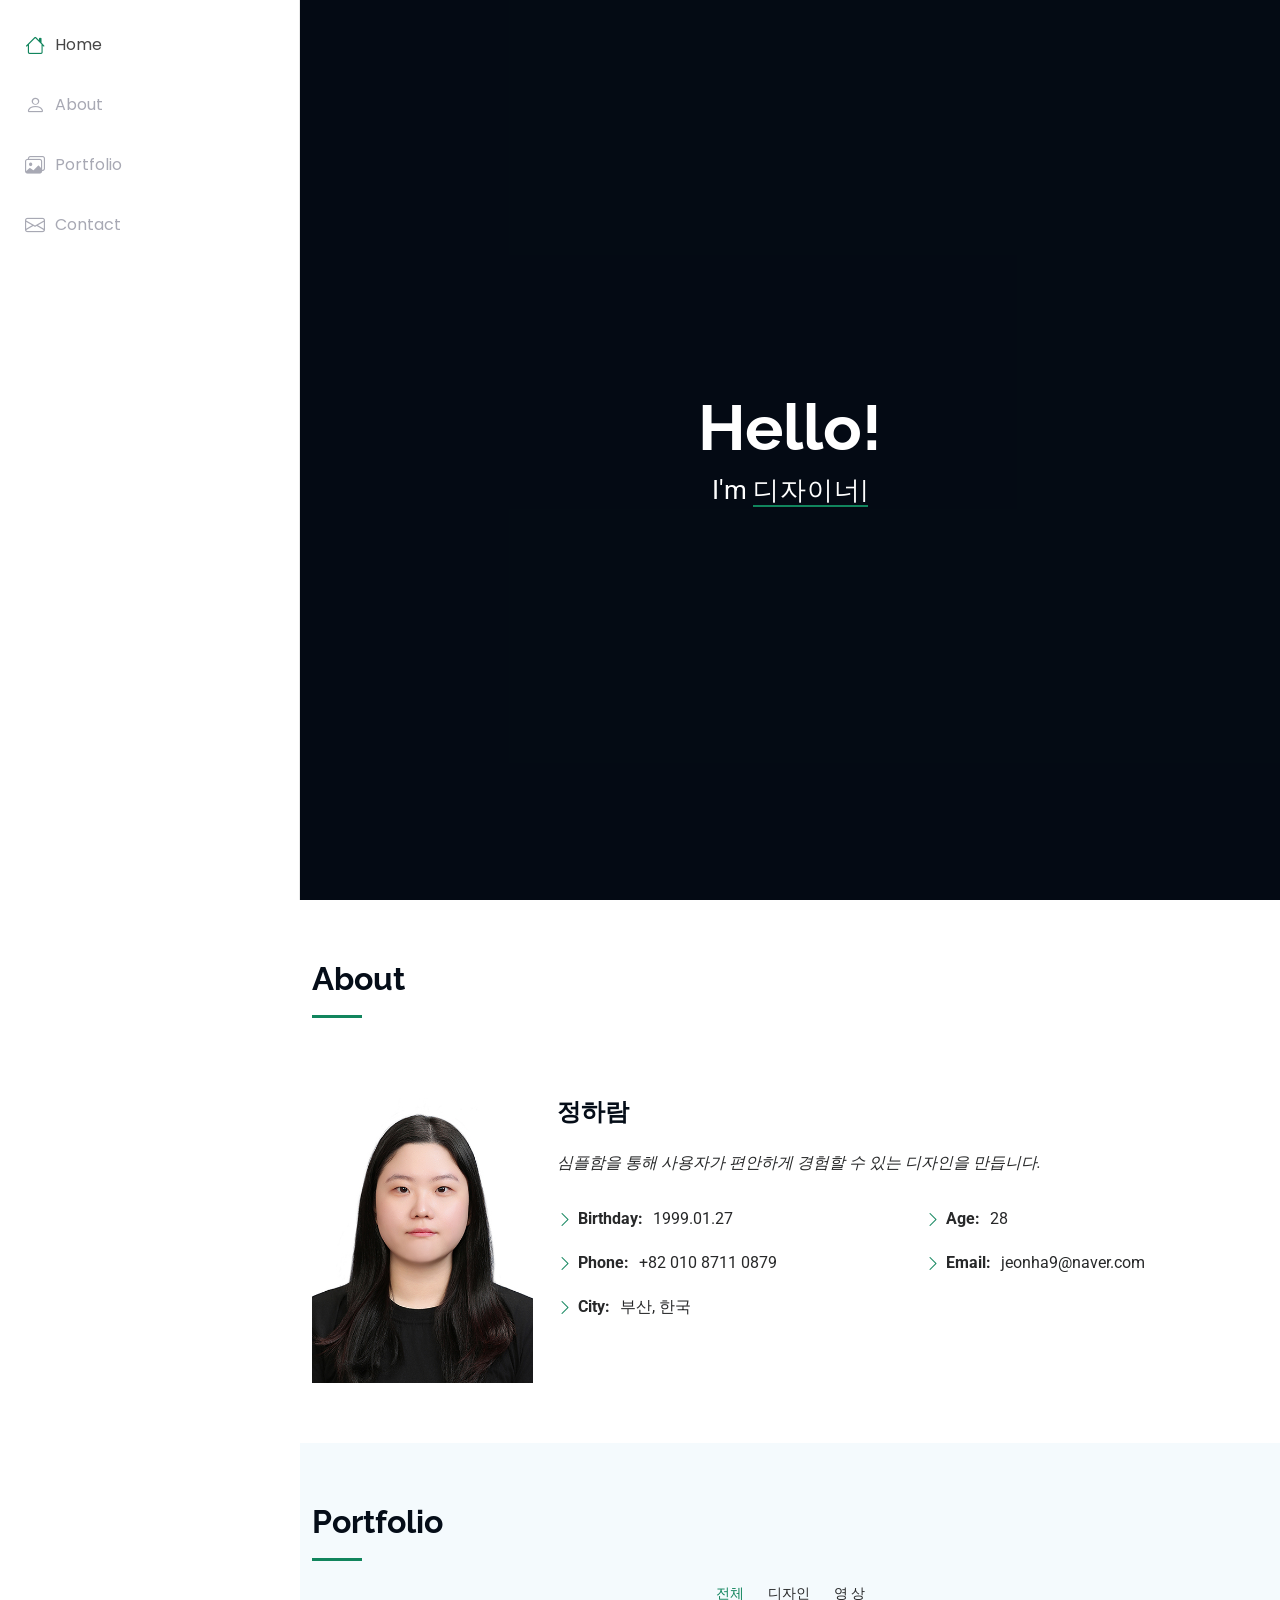
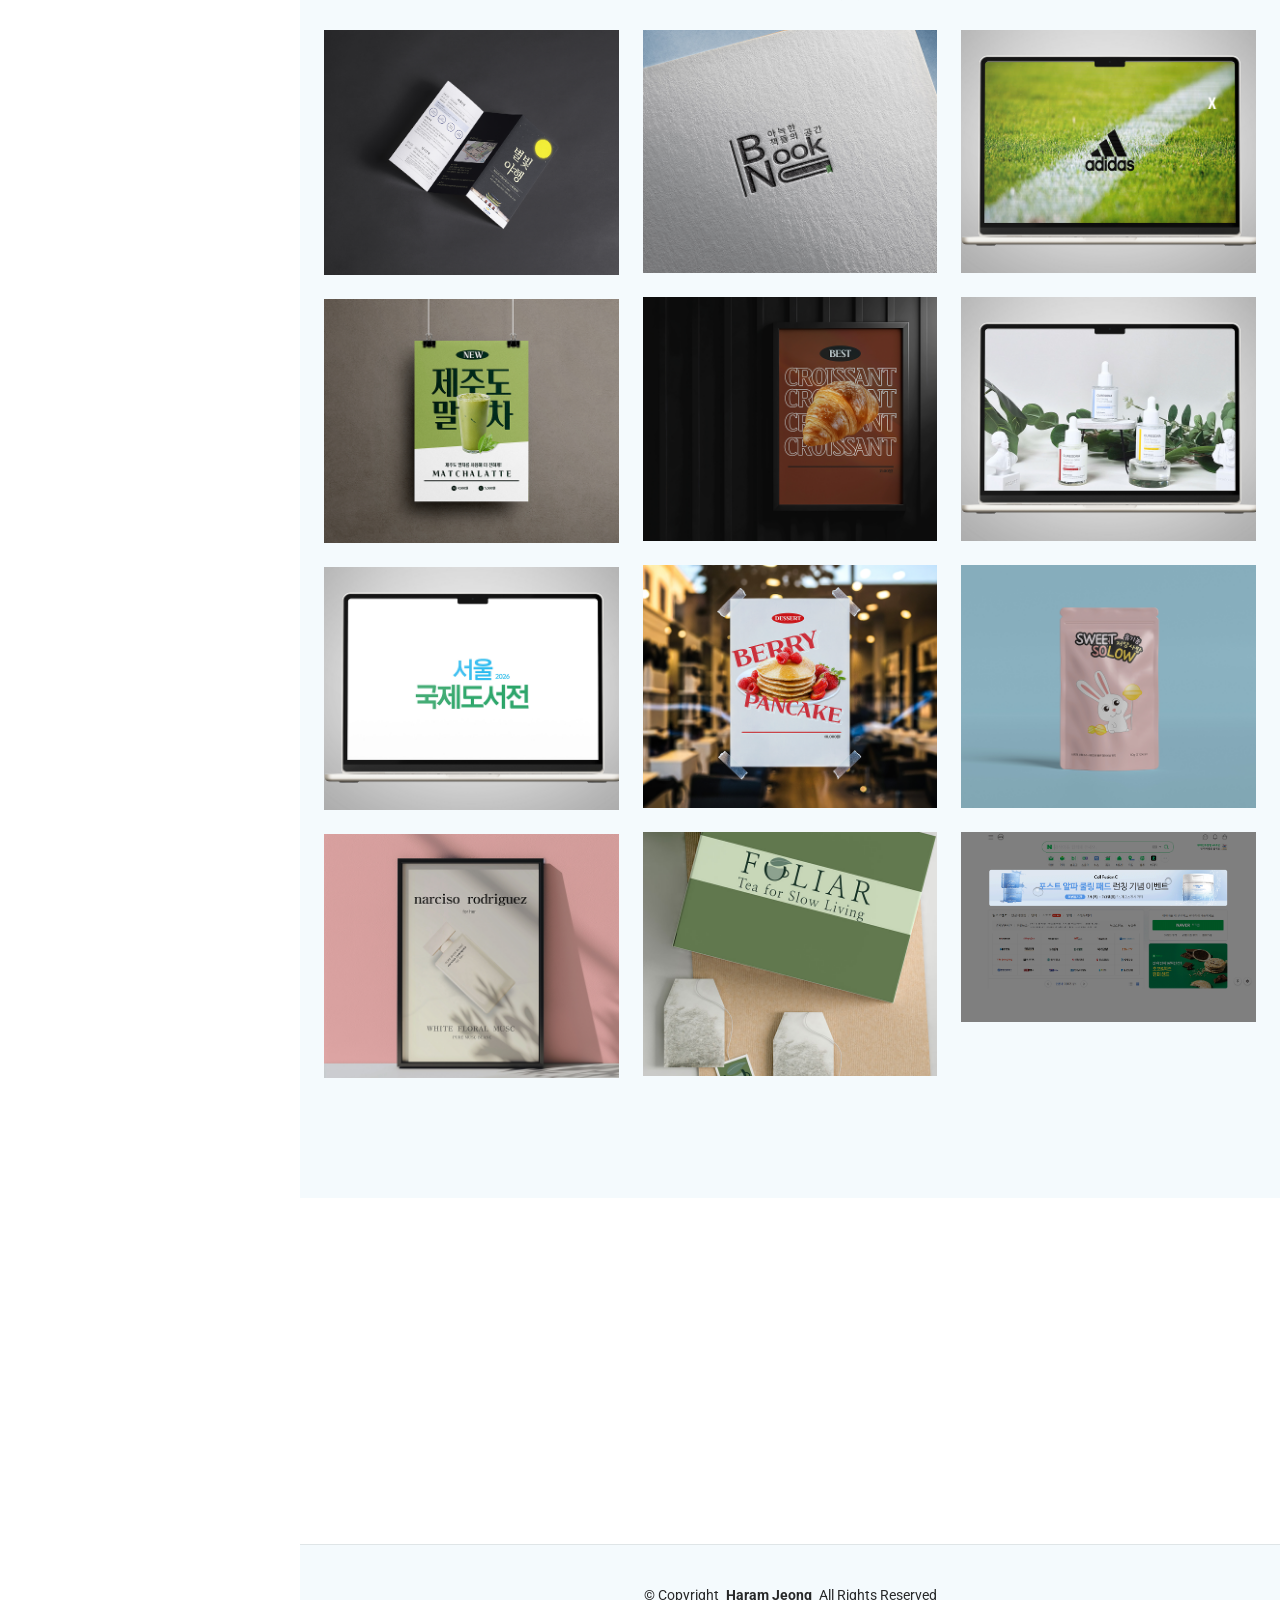
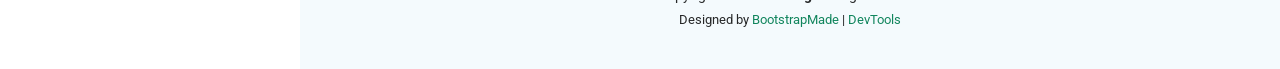
<file: index.html>
<!DOCTYPE html>
<html lang="en">

<head>
  <meta charset="utf-8">
  <meta content="width=device-width, initial-scale=1.0" name="viewport">
  <title>정하람 포트폴리오</title>
  <meta content="" name="description">
  <meta content="" name="keywords">
  <meta name="description" content="디자인, 영상, 피그마 전문">
  <meta name="keywords" content="html,css,js,javascript,portfolio,bootstrap">
  <meta name="author"content="정하람">
  <meta name="robots" content="noindex,nofollow">
  <meta http-equiv="sudject" content="포트폴리오">

  <!-- Favicons -->
  <link href="./assets/img/favicon.ico" rel="icon">
  <link href="./assets/img/애플.png" rel="apple-touch-icon">

  <!-- Fonts -->
  <link href="https://fonts.googleapis.com" rel="preconnect">
  <link href="https://fonts.gstatic.com" rel="preconnect" crossorigin>
  <link href="https://fonts.googleapis.com/css2?family=Roboto:ital,wght@0,100;0,300;0,400;0,500;0,700;0,900;1,100;1,300;1,400;1,500;1,700;1,900&family=Poppins:ital,wght@0,100;0,200;0,300;0,400;0,500;0,600;0,700;0,800;0,900;1,100;1,200;1,300;1,400;1,500;1,600;1,700;1,800;1,900&family=Raleway:ital,wght@0,100;0,200;0,300;0,400;0,500;0,600;0,700;0,800;0,900;1,100;1,200;1,300;1,400;1,500;1,600;1,700;1,800;1,900&display=swap" rel="stylesheet">

  <!-- Vendor CSS Files -->
  <link href="assets/vendor/bootstrap/css/bootstrap.min.css" rel="stylesheet">
  <link href="assets/vendor/bootstrap-icons/bootstrap-icons.css" rel="stylesheet">
  <link href="assets/vendor/aos/aos.css" rel="stylesheet">
  <link href="assets/vendor/glightbox/css/glightbox.min.css" rel="stylesheet">
  <link href="assets/vendor/swiper/swiper-bundle.min.css" rel="stylesheet">

  <!-- Main CSS File -->
  <link href="assets/css/main.css" rel="stylesheet">

</head>

<body class="index-page">

  <header id="header" class="header d-flex flex-column"> 
    <i class="header-toggle d-xl-none bi bi-list"></i>

    <!-- <div class="profile-img">
      <img src="assets/img/my-profile-img.jpg" alt="" class="img-fluid rounded-circle">
    </div> -->

    <a href="index.html" class="logo d-flex align-items-center justify-content-center">
      <!-- Uncomment the line below if you also wish to use an image logo -->
      <!-- <img src="assets/img/logo.png" alt=""> -->
      <h1 class="sitename"></h1>
    </a>


    <nav id="navmenu" class="navmenu">
      <ul>
        <li><a href="#hero" class="active"><i class="bi bi-house navicon"></i>Home</a></li>
        <li><a href="#about"><i class="bi bi-person navicon"></i> About</a></li>        
        <li><a href="#portfolio"><i class="bi bi-images navicon"></i> Portfolio</a></li>
        <!-- <li class="dropdown"><a href="#"><i class="bi bi-menu-button navicon"></i> <span>Dropdown</span> <i class="bi bi-chevron-down toggle-dropdown"></i></a>
          <ul>
            <li><a href="#">Dropdown 1</a></li>
            <li class="dropdown"><a href="#"><span>Deep Dropdown</span> <i class="bi bi-chevron-down toggle-dropdown"></i></a>
              <ul>
                <li><a href="#">Deep Dropdown 1</a></li>
                <li><a href="#">Deep Dropdown 2</a></li>
                <li><a href="#">Deep Dropdown 3</a></li>
                <li><a href="#">Deep Dropdown 4</a></li>
                <li><a href="#">Deep Dropdown 5</a></li>
              </ul>
            </li>
            <li><a href="#">Dropdown 2</a></li>
            <li><a href="#">Dropdown 3</a></li>
            <li><a href="#">Dropdown 4</a></li>
          </ul>
        </li> -->
        <li><a href="#contact"><i class="bi bi-envelope navicon"></i> Contact</a></li>
      </ul>
    </nav>

  </header>

  <main class="main">

    <!-- Hero Section -->
    <section id="hero" class="hero section dark-background  justify-content-center text-center">

      <!-- <img src="assets/img/hero-bg.jpg" alt="" data-aos="fade-in" class=""> -->

      <div class="container" data-aos="fade-up" data-aos-delay="100">
        <h2>Hello!</h2>
        <p>I'm <span class="typed" data-typed-items="디자이너,프리랜서">디자이너</span><span class="typed-cursor typed-cursor--blink" aria-hidden="true"></span><span class="typed-cursor typed-cursor--blink" aria-hidden="true"></span></p>
      </div>

    </section><!-- /Hero Section -->

    <!-- About Section -->
    <section id="about" class="about section">

      <!-- Section Title -->
      <div class="container section-title" data-aos="fade-up">
        <h2>About</h2>
        
      </div><!-- End Section Title -->

      <div class="container" data-aos="fade-up" data-aos-delay="100">

        <div class="row gy-4 justify-content-center">
          <div class="col-lg-3">
            <img src="./assets/img/웹파일.jpg" class="img-fluid" alt="">
          </div>
          <div class="col-lg-9 content">
            <h2>정하람 </h2>
            <p class="fst-italic py-3">
              심플함을 통해 사용자가 편안하게 경험할 수 있는 디자인을 만듭니다.
            </p>
            <div class="row">
              <div class="col-lg-6">
                <ul>
                  <li><i class="bi bi-chevron-right"></i> <strong>Birthday:</strong> <span>1999.01.27</span></li>
                  <!-- <li><i class="bi bi-chevron-right"></i> <strong>Website:</strong> <span></span></li> -->
                  <li><i class="bi bi-chevron-right"></i> <strong>Phone:</strong> <span>+82 010 8711 0879</span></li>
                  <li><i class="bi bi-chevron-right"></i> <strong>City:</strong> <span>부산, 한국</span></li>
                </ul>
              </div>
              <div class="col-lg-6">
                <ul>
                  <li><i class="bi bi-chevron-right"></i> <strong>Age:</strong> <span>28</span></li>
                  <!-- <li><i class="bi bi-chevron-right"></i> <strong>Degree:</strong> <span>Master</span></li> -->
                  <li><i class="bi bi-chevron-right"></i> <strong>Email:</strong> <span>jeonha9@naver.com</span></li>
                  <!-- <li><i class="bi bi-chevron-right"></i> <strong>Freelance:</strong> <span>Available</span></li> -->
                </ul>
              </div>
            </div>
            <!-- <p class="py-3">
              Lorem ipsum dolor sit amet consectetur, adipisicing elit. Hic est cum possimus eveniet iusto. Officiis numquam perspiciatis similique magnam deserunt harum, expedita earum maxime ad quo blanditiis aut enim vero.
            </p> -->
          </div>
        </div>

      </div>

    </section><!-- /About Section -->

    

    <!-- Skills Section -->
   

    

    <!-- Portfolio Section -->
    <section id="portfolio" class="portfolio section light-background">

      <!-- Section Title -->
      <div class="container section-title" data-aos="fade-up">
        <h2>Portfolio</h2>
       

      <div class="container">

        <div class="isotope-layout" data-default-filter="*" data-layout="masonry" data-sort="original-order">

          <ul class="portfolio-filters isotope-filters" data-aos="fade-up" data-aos-delay="100">
            <li data-filter="*" class="filter-active">전체</li>
            <li data-filter=".filter-app">디자인</li>
            <li data-filter=".filter-product">영 상</li>
            <!-- <li data-filter=".filter-branding">피그마</li> -->
            <!-- <li data-filter=".filter-books">Books</li> -->
          </ul><!-- End Portfolio Filters -->

          <div class="row gy-4 isotope-container" data-aos="fade-up" data-aos-delay="200">

            <div class="col-lg-4 col-md-6 portfolio-item isotope-item filter-app">
              <div class="portfolio-content h-100">
                <img src="./assets/img/portfolio/리플렛-정하람-앞.jpg" class="img-fluid" alt="">
                <div class="portfolio-info">
                  <h4>리플렛 </h4>
                  <!-- <p>Lorem ipsum, dolor sit amet consectetur</p> -->
                  <!-- <a href="./assets/img/portfolio/리플렛-정하람-앞.jpg" title=" 1" data-gallery="portfolio-gallery-app" class="glightbox preview-link"><i class="bi bi-zoom-in"></i></a> -->
                  <a href="portfolio-details-1.html" title="More Details" class="details-link"><i class="bi bi-link-45deg"></i></a>
                </div>
              </div>
            </div><!-- End Portfolio Item -->

            <div class="col-lg-4 col-md-6 portfolio-item isotope-item filter-app">
              <div class="portfolio-content h-100">
                <img src="./assets/img/portfolio/북눅-목업 2.png" class="img-fluid" alt="">
                <div class="portfolio-info">
                  <h4>로고 </h4>
                  <!-- <p>Lorem ipsum, dolor sit amet consectetur</p> -->
                  <!-- <a href="./assets/img/portfolio/북눅-목업.jpg" title="Product 1" data-gallery="portfolio-gallery-product" class="glightbox preview-link"><i class="bi bi-zoom-in"></i></a> -->
                  <a href="portfolio-details-2.html" title="More Details" class="details-link"><i class="bi bi-link-45deg"></i></a>
                </div>
              </div>
            </div><!-- End Portfolio Item -->

            <div class="col-lg-4 col-md-6 portfolio-item isotope-item filter-product">
              <div class="portfolio-content h-100">
                <img src="./assets/img/portfolio/슬라이드쇼-썸네일-목업 1.png" class="img-fluid" alt="">
                <div class="portfolio-info">
                  <h4>슬라이드쇼</h4>
                  <!-- <p>Lorem ipsum, dolor sit amet consectetur</p> -->
                  <!-- <a href="https://www.youtube.com/embed/oLaDQvfPcDY?autoplay=1&mute=1" title="Branding 1" data-gallery="portfolio-gallery-branding" class="glightbox preview-link"><i class="bi bi-zoom-in"></i></a> -->
                  <a href="portfolio-details-3.html" title="More Details" class="details-link"><i class="bi bi-link-45deg"></i></a>
                </div>
              </div>
            </div><!-- End Portfolio Item -->

            <div class="col-lg-4 col-md-6 portfolio-item isotope-item filter-app">
              <div class="portfolio-content h-100">
                <img src="./assets/img/portfolio/크로와상 포스터 썸네일.png" class="img-fluid" alt="">
                <div class="portfolio-info">
                  <h4>포스터 1</h4>
                  <!-- <p>Lorem ipsum, dolor sit amet consectetur</p> -->
                  <!-- <a href="./assets/img/portfolio/크로와상목업.jpg" title="Branding 1" data-gallery="portfolio-gallery-book" class="glightbox preview-link"><i class="bi bi-zoom-in"></i></a> -->
                  <a href="portfolio-details-4.html" title="More Details" class="details-link"><i class="bi bi-link-45deg"></i></a>
                </div>
              </div>
            </div><!-- End Portfolio Item -->

            <div class="col-lg-4 col-md-6 portfolio-item isotope-item filter-product">
              <div class="portfolio-content h-100">
                <img src="./assets/img/portfolio/제품광고-썸네일 1.png" class="img-fluid" alt="">
                <div class="portfolio-info">
                  <h4>제품촬영광고영상</h4>
                  <!-- <p>Lorem ipsum, dolor sit amet consectetur</p> -->
                  <!-- <a href="https://www.youtube.com/embed/sMFfdJEovsE?autoplay=1&mute=1" title="App 2" data-gallery="portfolio-gallery-app" class="glightbox preview-link"><i class="bi bi-zoom-in"></i></a> -->
                  <a href="portfolio-details-5.html" title="More Details" class="details-link"><i class="bi bi-link-45deg"></i></a>
                </div>
              </div>
            </div><!-- End Portfolio Item -->

            <div class="col-lg-4 col-md-6 portfolio-item isotope-item filter-app">
              <div class="portfolio-content h-100">
                <img src="./assets/img/portfolio/제주말차 포스터 썸네일.png" class="img-fluid" alt="">
                <div class="portfolio-info">
                  <h4>포스터 2</h4>
                  <!-- <p>Lorem ipsum, dolor sit amet consectetur</p> -->
                  <!-- <a href="./assets/img/portfolio/포스터제작 목업-정하람.jpg" title="Product 2" data-gallery="portfolio-gallery-product" class="glightbox preview-link"><i class="bi bi-zoom-in"></i></a> -->
                  <a href="portfolio-details-6.html" title="More Details" class="details-link"><i class="bi bi-link-45deg"></i></a>
                </div>
              </div>
            </div><!-- End Portfolio Item -->

            <div class="col-lg-4 col-md-6 portfolio-item isotope-item filter-app">
              <div class="portfolio-content h-100">
                <img src="./assets/img/portfolio/팬케이크 포스터 썸네일.png" class="img-fluid" alt="">
                <div class="portfolio-info">
                  <h4>포스터 3</h4>
                  <!-- <p>Lorem ipsum, dolor sit amet consectetur</p> -->
                  <!-- <a href="./assets/img/portfolio/팬케이크 목업.jpg" title="Branding 2" data-gallery="portfolio-gallery-branding" class="glightbox preview-link"><i class="bi bi-zoom-in"></i></a> -->
                  <a href="portfolio-details-7.html" title="More Details" class="details-link"><i class="bi bi-link-45deg"></i></a>
                </div>
              </div>
            </div><!-- End Portfolio Item -->

            <div class="col-lg-4 col-md-6 portfolio-item isotope-item filter-app">
              <div class="portfolio-content h-100">
                <img src="./assets/img/portfolio/파우치 목업 썸네일.png" class="img-fluid" alt="">
                <div class="portfolio-info">
                  <h4>파우치 목업</h4>
                  <!-- <p>Lorem ipsum, dolor sit amet consectetur</p> -->
                  <!-- <a href="./assets/img/portfolio/파우치-목업-수정.jpg" title="Branding 2" data-gallery="portfolio-gallery-book" class="glightbox preview-link"><i class="bi bi-zoom-in"></i></a> -->
                  <a href="portfolio-details-8.html" title="More Details" class="details-link"><i class="bi bi-link-45deg"></i></a>
                </div>
              </div>
            </div><!-- End Portfolio Item -->

            <div class="col-lg-4 col-md-6 portfolio-item isotope-item filter-product">
              <div class="portfolio-content h-100">
                <img src="./assets/img/portfolio/일러스트애니메이션-썸네일 1.png" class="img-fluid" alt="">
                <div class="portfolio-info">
                  <h4>도서전 홍보 영상</h4>
                  <!-- <p>Lorem ipsum, dolor sit amet consectetur</p> -->
                  <!-- <a href="https://www.youtube.com/embed/le4bXNrNcV4?autoplay=1&mute=1" title="App 3" data-gallery="portfolio-gallery-app" class="glightbox preview-link"><i class="bi bi-zoom-in"></i></a> -->
                  <a href="portfolio-details-9.html" title="More Details" class="details-link"><i class="bi bi-link-45deg"></i></a>
                </div>
              </div>
            </div><!-- End Portfolio Item -->

            <div class="col-lg-4 col-md-6 portfolio-item isotope-item filter-app">
              <div class="portfolio-content h-100">
                <img src="./assets/img/portfolio/티패키지-썸네일.png" class="img-fluid" alt="">
                <div class="portfolio-info">
                  <h4>로고2</h4>
                  <!-- <p>Lorem ipsum, dolor sit amet consectetur</p> -->
                  <!-- <a href="./assets/img/portfolio/티패키지-목업.jpg" title="로고2 " data-gallery="portfolio-gallery-product" class="glightbox preview-link"><i class="bi bi-zoom-in"></i></a> -->
                  <a href="portfolio-details-10.html" title="More Details" class="details-link"><i class="bi bi-link-45deg"></i></a>
                </div>
              </div>
            </div><!-- End Portfolio Item -->

            <div class="col-lg-4 col-md-6 portfolio-item isotope-item filter-app">
              <div class="portfolio-content h-100">
                <img src="./assets/img/portfolio/띠배너-목업.gif" class="img-fluid" alt="">
                <div class="portfolio-info">
                  <h4>띠배너</h4>
                  <!-- <p>Lorem ipsum, dolor sit amet consectetur</p> -->
                  <!-- <a href="assets/img/portfolio/branding-3.jpg" title="Branding 2" data-gallery="portfolio-gallery-branding" class="glightbox preview-link"><i class="bi bi-zoom-in"></i></a> -->
                  <a href="portfolio-details-1.html" title="More Details" class="details-link"><i class="bi bi-link-45deg"></i></a>
                </div>
              </div>
            </div><!-- End Portfolio Item -->

            

            <div class="col-lg-4 col-md-6 portfolio-item isotope-item filter-app">
              <div class="portfolio-content h-100">
                <img src="./assets/img/향수-포스터-썸네일.png" class="img-fluid" alt="">
                <div class="portfolio-info">
                  <h4>포스터 4</h4>
                  <!-- <p>Lorem ipsum, dolor sit amet consectetur</p> -->
                  <a href="assets/img/portfolio/books-3.jpg" title="Branding 3" data-gallery="portfolio-gallery-book" class="glightbox preview-link"><i class="bi bi-zoom-in"></i></a>
                  <a href="portfolio-details-11.html" title="More Details" class="details-link"><i class="bi bi-link-45deg"></i></a>
                </div>
              </div>
            </div><!-- End Portfolio Item -->

          </div><!-- End Portfolio Container -->

        </div>

      </div>

    </section><!-- /Portfolio Section -->

    <!-- Contact Section -->
    <section id="contact" class="contact section">

      <!-- Section Title -->
      <div class="container section-title" data-aos="fade-up">
        <h2>Contact</h2>
        
      </div><!-- End Section Title -->

      <div class="container" data-aos="fade-up" data-aos-delay="100">

        <div class="row gy-4 ">

          <div class="col-lg-4 mx-auto">
            <div class="info-item d-flex" data-aos="fade-up" data-aos-delay="200">
                <i class="bi bi-geo-alt flex-shrink-0"></i>
                <div>
                  <h3>Address</h3>
                  <p>부산 광역시 수영구</p>
                </div>
            </div><!-- End Info Item -->
          </div>

          <div class="col-lg-4 mx-auto">
            <div class="info-item d-flex" data-aos="fade-up" data-aos-delay="200">
                <i class="bi bi-telephone flex-shrink-0"></i>
                <div>
                  <h3>Tel.</h3>
                  <p>010-8711-0879</p>
                </div>
            </div><!-- End Info Item -->
          </div>

          <div class="col-lg-4 mx-auto">
            <div class="info-item d-flex" data-aos="fade-up" data-aos-delay="200">
                <i class="bi bi-envelope flex-shrink-0"></i>
                <div>
                  <h3>Email Us</h3>
                  <p>jeonha9@naver.com</p>
                </div>
            </div><!-- End Info Item -->
          </div>




           

              
          </div>

          <!-- End Contact Form -->

        </div>

      </div>

    </section><!-- /Contact Section -->

  </main>

  <footer id="footer" class="footer position-relative light-background">

    <div class="container">
      <div class="copyright text-center ">
        <p>© <span>Copyright</span> <strong class="px-1 sitename">Haram Jeong</strong> <span>All Rights Reserved</span></p>
      </div>
      <div class="credits">
        <!-- All the links in the footer should remain intact. -->
        <!-- You can delete the links only if you've purchased the pro version. -->
        <!-- Licensing information: https://bootstrapmade.com/license/ -->
        <!-- Purchase the pro version with working PHP/AJAX contact form: [buy-url] -->
        Designed by <a href="https://bootstrapmade.com/">BootstrapMade</a> | <a href="https://bootstrapmade.com/tools/">DevTools</a>
      </div>
    </div>

  </footer>

  <!-- Scroll Top -->
  <a href="#" id="scroll-top" class="scroll-top d-flex align-items-center justify-content-center"><i class="bi bi-arrow-up-short"></i></a>

  <!-- Preloader -->
  <div id="preloader"></div>

  <!-- Vendor JS Files -->
  <script src="assets/vendor/bootstrap/js/bootstrap.bundle.min.js"></script>
  <script src="assets/vendor/php-email-form/validate.js"></script>
  <script src="assets/vendor/aos/aos.js"></script>
  <script src="assets/vendor/typed.js/typed.umd.js"></script>
  <script src="assets/vendor/purecounter/purecounter_vanilla.js"></script>
  <script src="assets/vendor/waypoints/noframework.waypoints.js"></script>
  <script src="assets/vendor/glightbox/js/glightbox.min.js"></script>
  <script src="assets/vendor/imagesloaded/imagesloaded.pkgd.min.js"></script>
  <script src="assets/vendor/isotope-layout/isotope.pkgd.min.js"></script>
  <script src="assets/vendor/swiper/swiper-bundle.min.js"></script>

  <!-- Main JS File -->
  <script src="assets/js/main.js"></script>

</body>

</html>
</file>
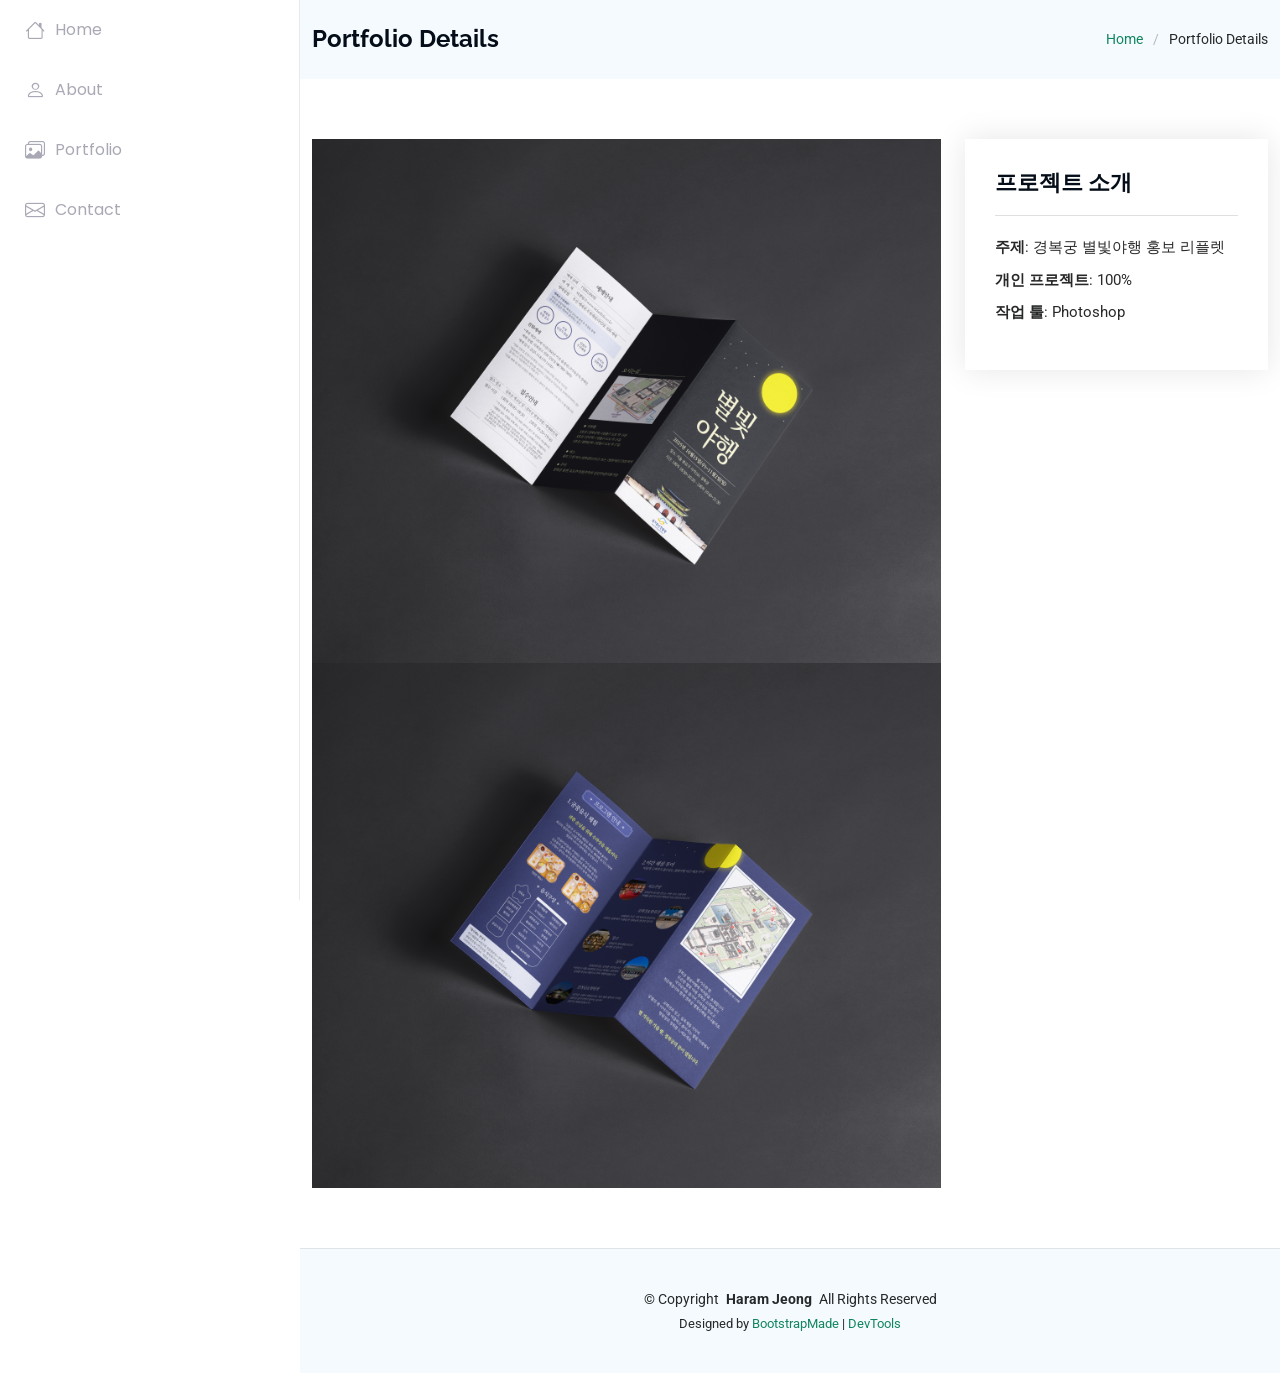
<file: portfolio-details-1.html>
<!DOCTYPE html>
<html lang="en">

<head>
  <meta charset="utf-8">
  <meta content="width=device-width, initial-scale=1.0" name="viewport">
  <title>Portfolio Details - iPortfolio Bootstrap Template</title>
  <meta content="" name="description">
  <meta content="" name="keywords">

  <!-- Favicons -->
  <link href="./assets/img/favicon.ico" rel="icon">
  <link href="./assets/img/애플.png" rel="apple-touch-icon">

  <!-- Fonts -->
  <link href="https://fonts.googleapis.com" rel="preconnect">
  <link href="https://fonts.gstatic.com" rel="preconnect" crossorigin>
  <link href="https://fonts.googleapis.com/css2?family=Roboto:ital,wght@0,100;0,300;0,400;0,500;0,700;0,900;1,100;1,300;1,400;1,500;1,700;1,900&family=Poppins:ital,wght@0,100;0,200;0,300;0,400;0,500;0,600;0,700;0,800;0,900;1,100;1,200;1,300;1,400;1,500;1,600;1,700;1,800;1,900&family=Raleway:ital,wght@0,100;0,200;0,300;0,400;0,500;0,600;0,700;0,800;0,900;1,100;1,200;1,300;1,400;1,500;1,600;1,700;1,800;1,900&display=swap" rel="stylesheet">

  <link rel="preconnect" href="https://fonts.googleapis.com">
  <link rel="preconnect" href="https://fonts.gstatic.com" crossorigin>
  <link href="https://fonts.googleapis.com/css2?family=Noto+Sans+KR:wght@100..900&display=swap" rel="stylesheet">

  <!-- Vendor CSS Files -->
  <link href="assets/vendor/bootstrap/css/bootstrap.min.css" rel="stylesheet">
  <link href="assets/vendor/bootstrap-icons/bootstrap-icons.css" rel="stylesheet">
  <link href="assets/vendor/aos/aos.css" rel="stylesheet">
  <link href="assets/vendor/glightbox/css/glightbox.min.css" rel="stylesheet">
  <link href="assets/vendor/swiper/swiper-bundle.min.css" rel="stylesheet">

  <!-- Main CSS File -->
  <link href="assets/css/main.css" rel="stylesheet">

  <!-- =======================================================
  * Template Name: iPortfolio
  * Template URL: https://bootstrapmade.com/iportfolio-bootstrap-portfolio-websites-template/
  * Updated: Jun 29 2024 with Bootstrap v5.3.3
  * Author: BootstrapMade.com
  * License: https://bootstrapmade.com/license/
  ======================================================== -->
</head>

<body class="portfolio-details-page">

  <header id="header" class="header d-flex flex-column">
    <i class="header-toggle d-xl-none bi bi-list"></i>

    


    <nav id="navmenu" class="navmenu">
      <ul>
        <li><a href="./index.html#home"><i class="bi bi-house navicon"></i>Home</a></li>
        <li><a href="./index.html#about"><i class="bi bi-person navicon"></i> About</a></li>
        <li><a href="./index.html#portfolio"><i class="bi bi-images navicon"></i> Portfolio</a></li>
        <!-- <li class="dropdown"><a href="#"><i class="bi bi-menu-button navicon"></i> <span>Dropdown</span> <i class="bi bi-chevron-down toggle-dropdown"></i></a>
          <ul>
            <li><a href="#">Dropdown 1</a></li>
            <li class="dropdown"><a href="#"><span>Deep Dropdown</span> <i class="bi bi-chevron-down toggle-dropdown"></i></a>
              <ul>
                <li><a href="#">Deep Dropdown 1</a></li>
                <li><a href="#">Deep Dropdown 2</a></li>
                <li><a href="#">Deep Dropdown 3</a></li>
                <li><a href="#">Deep Dropdown 4</a></li>
                <li><a href="#">Deep Dropdown 5</a></li>
              </ul>
            </li>
            <li><a href="#">Dropdown 2</a></li>
            <li><a href="#">Dropdown 3</a></li>
            <li><a href="#">Dropdown 4</a></li>
          </ul>
        </li> -->
        <li><a href="./index.html#contact"><i class="bi bi-envelope navicon"></i> Contact</a></li>
      </ul>
    </nav>

  </header>

  <main class="main">

    <!-- Page Title -->
    <div class="page-title light-background">
      <div class="container d-lg-flex justify-content-between align-items-center">
        <h1 class="mb-2 mb-lg-0">Portfolio Details</h1>
        <nav class="breadcrumbs">
          <ol>
            <li><a href="./index.html">Home</a></li>
            <li class="current">Portfolio Details</li>
          </ol>
        </nav>
      </div>
    </div><!-- End Page Title -->

    <!-- Portfolio Details Section -->
    <section id="portfolio-details-1" class="portfolio-details section">

      <div class="container" data-aos="fade-up" data-aos-delay="100">

        <div class="row gy-4">

          <div class="col-lg-8">
            <div class="portfolio-details-slider swiper init-swiper">

              <script type="application/json" class="swiper-config">
                {
                  "loop": true,
                  "speed": 600,
                  "autoplay": {
                    "delay": 5000
                  },
                  "slidesPerView": "auto",
                  "pagination": {
                    "el": ".swiper-pagination",
                    "type": "bullets",
                    "clickable": true
                  }
                }
              </script>

              <div class="swiper-wrapper align-items-center">

                <div class="swiper-slide">
                  <img src="./assets/img/portfolio/리플렛-정하람-앞.jpg" alt="">
                  <img src="./assets/img/portfolio/리플렛-정하람-뒤.jpg" alt="">
                </div>

              </div>
              <div class="swiper-pagination"></div>
            </div>
          </div>

          

          <div class="col-lg-4">
            <div class="portfolio-info" data-aos="fade-up" data-aos-delay="200">
              <h3>프로젝트 소개</h3>
              <ul>
                <li><strong>주제</strong>: 경복궁 별빛야행 홍보 리플렛</li>
                <li><strong>개인 프로젝트</strong>: 100%</li>
                <li><strong>작업 툴</strong>: Photoshop</li>
              </ul>
            </div>
            <div class="portfolio-description" data-aos="fade-up" data-aos-delay="300">
              <!-- <h2>디자인 컨셉</h2> -->
              <p>
              
              </p>
            </div>
          </div>

          

        </div>

      </div>

    </section><!-- /Portfolio Details Section -->

  </main>

  <footer id="footer" class="footer position-relative light-background">

    <div class="container">
      <div class="copyright text-center ">
        <p>© <span>Copyright</span> <strong class="px-1 sitename">Haram Jeong</strong> <span>All Rights Reserved</span></p>
      </div>
      <div class="credits">
        <!-- All the links in the footer should remain intact. -->
        <!-- You can delete the links only if you've purchased the pro version. -->
        <!-- Licensing information: https://bootstrapmade.com/license/ -->
        <!-- Purchase the pro version with working PHP/AJAX contact form: [buy-url] -->
        Designed by <a href="https://bootstrapmade.com/">BootstrapMade</a> | <a href="https://bootstrapmade.com/tools/">DevTools</a>
      </div>
    </div>

  </footer>

  <!-- Scroll Top -->
  <a href="#" id="scroll-top" class="scroll-top d-flex align-items-center justify-content-center"><i class="bi bi-arrow-up-short"></i></a>

  <!-- Preloader -->
  <div id="preloader"></div>

  <!-- Vendor JS Files -->
  <script src="assets/vendor/bootstrap/js/bootstrap.bundle.min.js"></script>
  <script src="assets/vendor/php-email-form/validate.js"></script>
  <script src="assets/vendor/aos/aos.js"></script>
  <script src="assets/vendor/typed.js/typed.umd.js"></script>
  <script src="assets/vendor/purecounter/purecounter_vanilla.js"></script>
  <script src="assets/vendor/waypoints/noframework.waypoints.js"></script>
  <script src="assets/vendor/glightbox/js/glightbox.min.js"></script>
  <script src="assets/vendor/imagesloaded/imagesloaded.pkgd.min.js"></script>
  <script src="assets/vendor/isotope-layout/isotope.pkgd.min.js"></script>
  <script src="assets/vendor/swiper/swiper-bundle.min.js"></script>

  <!-- Main JS File -->
  <script src="assets/js/main.js"></script>

</body>

</html>
</file>
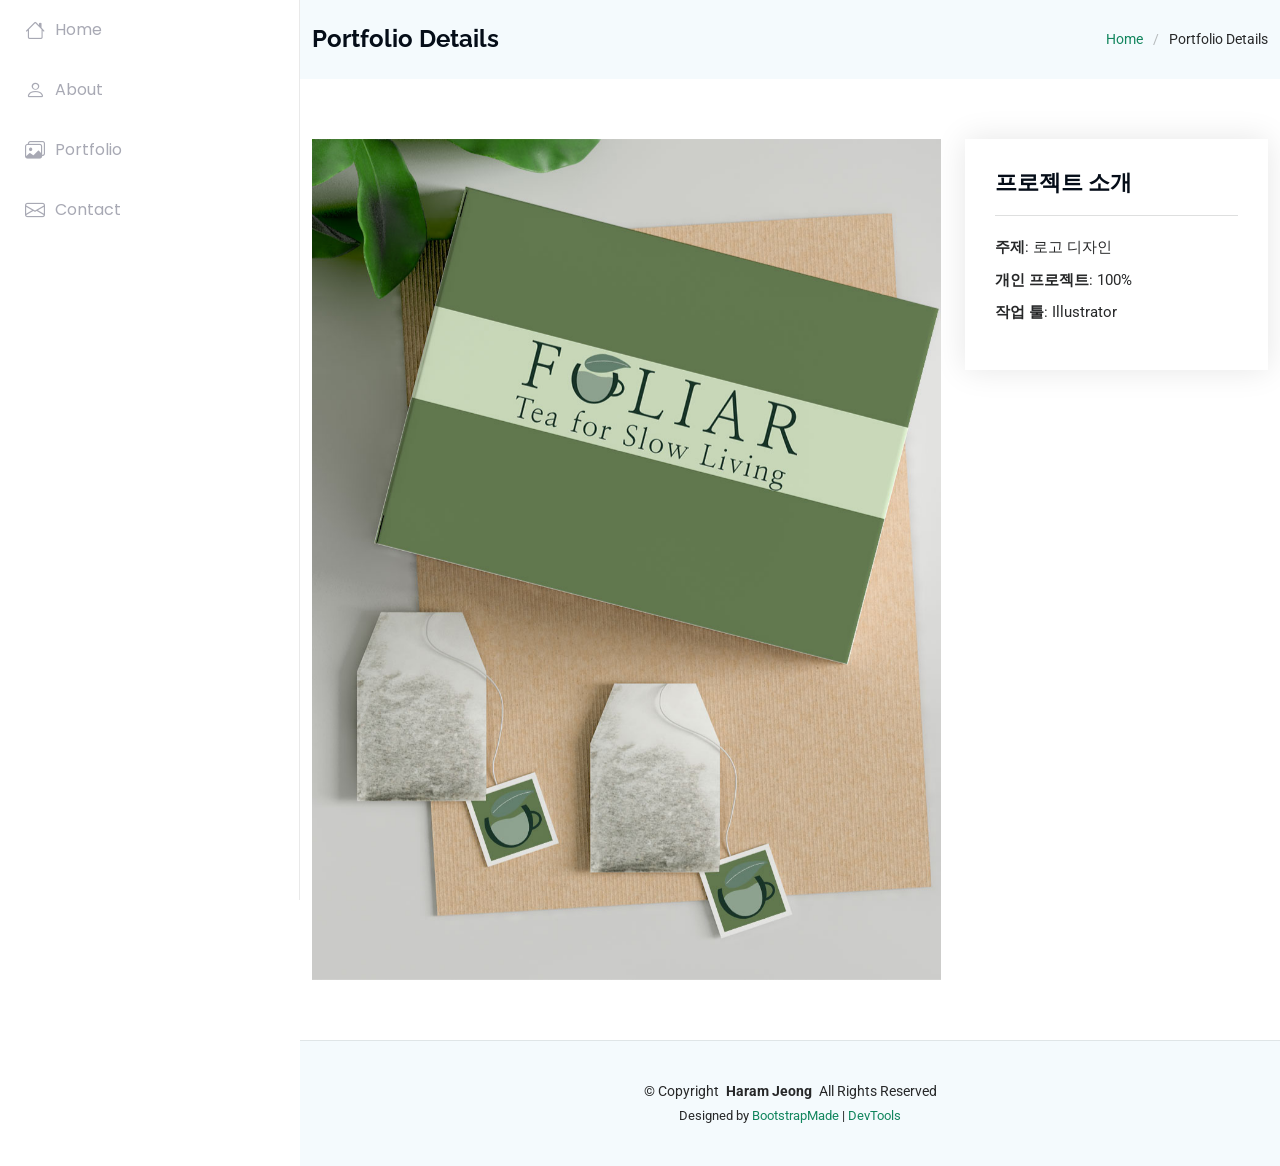
<file: portfolio-details-10.html>
<!DOCTYPE html>
<html lang="en">

<head>
  <meta charset="utf-8">
  <meta content="width=device-width, initial-scale=1.0" name="viewport">
  <title>Portfolio Details - iPortfolio Bootstrap Template</title>
  <meta content="" name="description">
  <meta content="" name="keywords">

  <!-- Favicons -->
  <link href="./assets/img/favicon.ico" rel="icon">
  <link href="./assets/img/애플.png" rel="apple-touch-icon">

  <!-- Fonts -->
  <link href="https://fonts.googleapis.com" rel="preconnect">
  <link href="https://fonts.gstatic.com" rel="preconnect" crossorigin>
  <link href="https://fonts.googleapis.com/css2?family=Roboto:ital,wght@0,100;0,300;0,400;0,500;0,700;0,900;1,100;1,300;1,400;1,500;1,700;1,900&family=Poppins:ital,wght@0,100;0,200;0,300;0,400;0,500;0,600;0,700;0,800;0,900;1,100;1,200;1,300;1,400;1,500;1,600;1,700;1,800;1,900&family=Raleway:ital,wght@0,100;0,200;0,300;0,400;0,500;0,600;0,700;0,800;0,900;1,100;1,200;1,300;1,400;1,500;1,600;1,700;1,800;1,900&display=swap" rel="stylesheet">

  <link rel="preconnect" href="https://fonts.googleapis.com">
  <link rel="preconnect" href="https://fonts.gstatic.com" crossorigin>
  <link href="https://fonts.googleapis.com/css2?family=Noto+Sans+KR:wght@100..900&display=swap" rel="stylesheet">

  <!-- Vendor CSS Files -->
  <link href="assets/vendor/bootstrap/css/bootstrap.min.css" rel="stylesheet">
  <link href="assets/vendor/bootstrap-icons/bootstrap-icons.css" rel="stylesheet">
  <link href="assets/vendor/aos/aos.css" rel="stylesheet">
  <link href="assets/vendor/glightbox/css/glightbox.min.css" rel="stylesheet">
  <link href="assets/vendor/swiper/swiper-bundle.min.css" rel="stylesheet">

  <!-- Main CSS File -->
  <link href="assets/css/main.css" rel="stylesheet">

  <!-- =======================================================
  * Template Name: iPortfolio
  * Template URL: https://bootstrapmade.com/iportfolio-bootstrap-portfolio-websites-template/
  * Updated: Jun 29 2024 with Bootstrap v5.3.3
  * Author: BootstrapMade.com
  * License: https://bootstrapmade.com/license/
  ======================================================== -->
</head>

<body class="portfolio-details-page">

  <header id="header" class="header d-flex flex-column">
    <i class="header-toggle d-xl-none bi bi-list"></i>

    


    <nav id="navmenu" class="navmenu">
      <ul>
        <li><a href="./index.html#home"><i class="bi bi-house navicon"></i>Home</a></li>
        <li><a href="./index.html#about"><i class="bi bi-person navicon"></i> About</a></li>
        <li><a href="./index.html#portfolio"><i class="bi bi-images navicon"></i> Portfolio</a></li>
        <!-- <li class="dropdown"><a href="#"><i class="bi bi-menu-button navicon"></i> <span>Dropdown</span> <i class="bi bi-chevron-down toggle-dropdown"></i></a>
          <ul>
            <li><a href="#">Dropdown 1</a></li>
            <li class="dropdown"><a href="#"><span>Deep Dropdown</span> <i class="bi bi-chevron-down toggle-dropdown"></i></a>
              <ul>
                <li><a href="#">Deep Dropdown 1</a></li>
                <li><a href="#">Deep Dropdown 2</a></li>
                <li><a href="#">Deep Dropdown 3</a></li>
                <li><a href="#">Deep Dropdown 4</a></li>
                <li><a href="#">Deep Dropdown 5</a></li>
              </ul>
            </li>
            <li><a href="#">Dropdown 2</a></li>
            <li><a href="#">Dropdown 3</a></li>
            <li><a href="#">Dropdown 4</a></li>
          </ul>
        </li> -->
        <li><a href="./index.html#contact"><i class="bi bi-envelope navicon"></i> Contact</a></li>
      </ul>
    </nav>

  </header>

  <main class="main">

    <!-- Page Title -->
    <div class="page-title light-background">
      <div class="container d-lg-flex justify-content-between align-items-center">
        <h1 class="mb-2 mb-lg-0">Portfolio Details</h1>
        <nav class="breadcrumbs">
          <ol>
            <li><a href="./index.html">Home</a></li>
            <li class="current">Portfolio Details</li>
          </ol>
        </nav>
      </div>
    </div><!-- End Page Title -->

    <!-- Portfolio Details Section -->
    <section id="portfolio-details-1" class="portfolio-details section">

      <div class="container" data-aos="fade-up" data-aos-delay="100">

        <div class="row gy-4">

          <div class="col-lg-8">
            <div class="portfolio-details-slider swiper init-swiper">

              <script type="application/json" class="swiper-config">
                {
                  "loop": true,
                  "speed": 600,
                  "autoplay": {
                    "delay": 5000
                  },
                  "slidesPerView": "auto",
                  "pagination": {
                    "el": ".swiper-pagination",
                    "type": "bullets",
                    "clickable": true
                  }
                }
              </script>

              <div class="swiper-wrapper align-items-center">

                <div class="swiper-slide">
                  <img src="./assets/img/portfolio/티패키지-목업.jpg" alt="">
                </div>

              </div>
              <div class="swiper-pagination"></div>
            </div>
          </div>

          

          <div class="col-lg-4">
            <div class="portfolio-info" data-aos="fade-up" data-aos-delay="200">
              <h3>프로젝트 소개</h3>
              <ul>
                <li><strong>주제</strong>: 로고 디자인</li>
                <li><strong>개인 프로젝트</strong>: 100%</li>
                <li><strong>작업 툴</strong>: Illustrator</li>
              </ul>
            </div>
            <div class="portfolio-description" data-aos="fade-up" data-aos-delay="300">
              <!-- <h2>디자인 컨셉</h2> -->
              <p>
                
            </div>
          </div>

          

        </div>

      </div>

    </section><!-- /Portfolio Details Section -->

  </main>

  <footer id="footer" class="footer position-relative light-background">

    <div class="container">
      <div class="copyright text-center ">
        <p>© <span>Copyright</span> <strong class="px-1 sitename">Haram Jeong</strong> <span>All Rights Reserved</span></p>
      </div>
      <div class="credits">
        <!-- All the links in the footer should remain intact. -->
        <!-- You can delete the links only if you've purchased the pro version. -->
        <!-- Licensing information: https://bootstrapmade.com/license/ -->
        <!-- Purchase the pro version with working PHP/AJAX contact form: [buy-url] -->
        Designed by <a href="https://bootstrapmade.com/">BootstrapMade</a> | <a href="https://bootstrapmade.com/tools/">DevTools</a>
      </div>
    </div>

  </footer>

  <!-- Scroll Top -->
  <a href="#" id="scroll-top" class="scroll-top d-flex align-items-center justify-content-center"><i class="bi bi-arrow-up-short"></i></a>

  <!-- Preloader -->
  <div id="preloader"></div>

  <!-- Vendor JS Files -->
  <script src="assets/vendor/bootstrap/js/bootstrap.bundle.min.js"></script>
  <script src="assets/vendor/php-email-form/validate.js"></script>
  <script src="assets/vendor/aos/aos.js"></script>
  <script src="assets/vendor/typed.js/typed.umd.js"></script>
  <script src="assets/vendor/purecounter/purecounter_vanilla.js"></script>
  <script src="assets/vendor/waypoints/noframework.waypoints.js"></script>
  <script src="assets/vendor/glightbox/js/glightbox.min.js"></script>
  <script src="assets/vendor/imagesloaded/imagesloaded.pkgd.min.js"></script>
  <script src="assets/vendor/isotope-layout/isotope.pkgd.min.js"></script>
  <script src="assets/vendor/swiper/swiper-bundle.min.js"></script>

  <!-- Main JS File -->
  <script src="assets/js/main.js"></script>

</body>

</html>
</file>
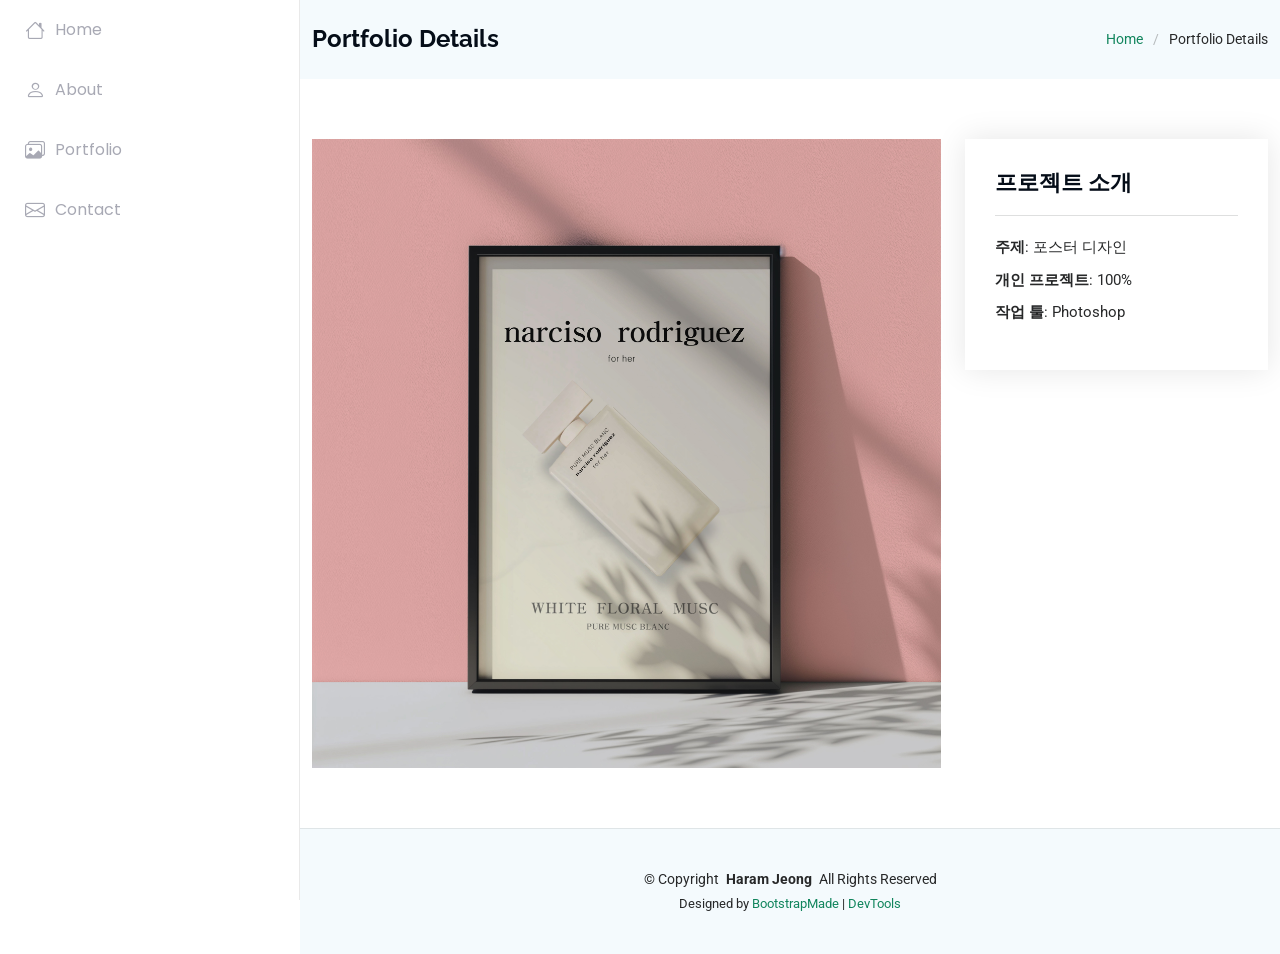
<file: portfolio-details-11.html>
<!DOCTYPE html>
<html lang="en">

<head>
  <meta charset="utf-8">
  <meta content="width=device-width, initial-scale=1.0" name="viewport">
  <title>Portfolio Details - iPortfolio Bootstrap Template</title>
  <meta content="" name="description">
  <meta content="" name="keywords">

  <!-- Favicons -->
  <link href="./assets/img/favicon.ico" rel="icon">
  <link href="./assets/img/애플.png" rel="apple-touch-icon">

  <!-- Fonts -->
  <link href="https://fonts.googleapis.com" rel="preconnect">
  <link href="https://fonts.gstatic.com" rel="preconnect" crossorigin>
  <link href="https://fonts.googleapis.com/css2?family=Roboto:ital,wght@0,100;0,300;0,400;0,500;0,700;0,900;1,100;1,300;1,400;1,500;1,700;1,900&family=Poppins:ital,wght@0,100;0,200;0,300;0,400;0,500;0,600;0,700;0,800;0,900;1,100;1,200;1,300;1,400;1,500;1,600;1,700;1,800;1,900&family=Raleway:ital,wght@0,100;0,200;0,300;0,400;0,500;0,600;0,700;0,800;0,900;1,100;1,200;1,300;1,400;1,500;1,600;1,700;1,800;1,900&display=swap" rel="stylesheet">

  <link rel="preconnect" href="https://fonts.googleapis.com">
  <link rel="preconnect" href="https://fonts.gstatic.com" crossorigin>
  <link href="https://fonts.googleapis.com/css2?family=Noto+Sans+KR:wght@100..900&display=swap" rel="stylesheet">

  <!-- Vendor CSS Files -->
  <link href="assets/vendor/bootstrap/css/bootstrap.min.css" rel="stylesheet">
  <link href="assets/vendor/bootstrap-icons/bootstrap-icons.css" rel="stylesheet">
  <link href="assets/vendor/aos/aos.css" rel="stylesheet">
  <link href="assets/vendor/glightbox/css/glightbox.min.css" rel="stylesheet">
  <link href="assets/vendor/swiper/swiper-bundle.min.css" rel="stylesheet">

  <!-- Main CSS File -->
  <link href="assets/css/main.css" rel="stylesheet">

  <!-- =======================================================
  * Template Name: iPortfolio
  * Template URL: https://bootstrapmade.com/iportfolio-bootstrap-portfolio-websites-template/
  * Updated: Jun 29 2024 with Bootstrap v5.3.3
  * Author: BootstrapMade.com
  * License: https://bootstrapmade.com/license/
  ======================================================== -->
</head>

<body class="portfolio-details-page">

  <header id="header" class="header d-flex flex-column">
    <i class="header-toggle d-xl-none bi bi-list"></i>

    


    <nav id="navmenu" class="navmenu">
      <ul>
        <li><a href="./index.html#home"><i class="bi bi-house navicon"></i>Home</a></li>
        <li><a href="./index.html#about"><i class="bi bi-person navicon"></i> About</a></li>
        <li><a href="./index.html#portfolio"><i class="bi bi-images navicon"></i> Portfolio</a></li>
        <!-- <li class="dropdown"><a href="#"><i class="bi bi-menu-button navicon"></i> <span>Dropdown</span> <i class="bi bi-chevron-down toggle-dropdown"></i></a>
          <ul>
            <li><a href="#">Dropdown 1</a></li>
            <li class="dropdown"><a href="#"><span>Deep Dropdown</span> <i class="bi bi-chevron-down toggle-dropdown"></i></a>
              <ul>
                <li><a href="#">Deep Dropdown 1</a></li>
                <li><a href="#">Deep Dropdown 2</a></li>
                <li><a href="#">Deep Dropdown 3</a></li>
                <li><a href="#">Deep Dropdown 4</a></li>
                <li><a href="#">Deep Dropdown 5</a></li>
              </ul>
            </li>
            <li><a href="#">Dropdown 2</a></li>
            <li><a href="#">Dropdown 3</a></li>
            <li><a href="#">Dropdown 4</a></li>
          </ul>
        </li> -->
        <li><a href="./index.html#contact"><i class="bi bi-envelope navicon"></i> Contact</a></li>
      </ul>
    </nav>

  </header>

  <main class="main">

    <!-- Page Title -->
    <div class="page-title light-background">
      <div class="container d-lg-flex justify-content-between align-items-center">
        <h1 class="mb-2 mb-lg-0">Portfolio Details</h1>
        <nav class="breadcrumbs">
          <ol>
            <li><a href="./index.html">Home</a></li>
            <li class="current">Portfolio Details</li>
          </ol>
        </nav>
      </div>
    </div><!-- End Page Title -->

    <!-- Portfolio Details Section -->
    <section id="portfolio-details-1" class="portfolio-details section">

      <div class="container" data-aos="fade-up" data-aos-delay="100">

        <div class="row gy-4">

          <div class="col-lg-8">
            <div class="portfolio-details-slider swiper init-swiper">

              <script type="application/json" class="swiper-config">
                {
                  "loop": true,
                  "speed": 600,
                  "autoplay": {
                    "delay": 5000
                  },
                  "slidesPerView": "auto",
                  "pagination": {
                    "el": ".swiper-pagination",
                    "type": "bullets",
                    "clickable": true
                  }
                }
              </script>

              <div class="swiper-wrapper align-items-center">

                <div class="swiper-slide">
                  <img src="./assets/img/향수-포스터-목업.jpg" alt="">
                </div>

              </div>
              <div class="swiper-pagination"></div>
            </div>
          </div>

          

          <div class="col-lg-4">
            <div class="portfolio-info" data-aos="fade-up" data-aos-delay="200">
              <h3>프로젝트 소개</h3>
              <ul>
                <li><strong>주제</strong>: 포스터 디자인</li>
                <li><strong>개인 프로젝트</strong>: 100%</li>
                <li><strong>작업 툴</strong>: Photoshop</li>
              </ul>
            </div>
            <div class="portfolio-description" data-aos="fade-up" data-aos-delay="300">
              <!-- <h2>디자인 컨셉</h2> -->
              <p>
                
              </p>
            </div>
          </div>

          

        </div>

      </div>

    </section><!-- /Portfolio Details Section -->

  </main>

  <footer id="footer" class="footer position-relative light-background">

    <div class="container">
      <div class="copyright text-center ">
        <p>© <span>Copyright</span> <strong class="px-1 sitename">Haram Jeong</strong> <span>All Rights Reserved</span></p>
      </div>
      <div class="credits">
        <!-- All the links in the footer should remain intact. -->
        <!-- You can delete the links only if you've purchased the pro version. -->
        <!-- Licensing information: https://bootstrapmade.com/license/ -->
        <!-- Purchase the pro version with working PHP/AJAX contact form: [buy-url] -->
        Designed by <a href="https://bootstrapmade.com/">BootstrapMade</a> | <a href="https://bootstrapmade.com/tools/">DevTools</a>
      </div>
    </div>

  </footer>

  <!-- Scroll Top -->
  <a href="#" id="scroll-top" class="scroll-top d-flex align-items-center justify-content-center"><i class="bi bi-arrow-up-short"></i></a>

  <!-- Preloader -->
  <div id="preloader"></div>

  <!-- Vendor JS Files -->
  <script src="assets/vendor/bootstrap/js/bootstrap.bundle.min.js"></script>
  <script src="assets/vendor/php-email-form/validate.js"></script>
  <script src="assets/vendor/aos/aos.js"></script>
  <script src="assets/vendor/typed.js/typed.umd.js"></script>
  <script src="assets/vendor/purecounter/purecounter_vanilla.js"></script>
  <script src="assets/vendor/waypoints/noframework.waypoints.js"></script>
  <script src="assets/vendor/glightbox/js/glightbox.min.js"></script>
  <script src="assets/vendor/imagesloaded/imagesloaded.pkgd.min.js"></script>
  <script src="assets/vendor/isotope-layout/isotope.pkgd.min.js"></script>
  <script src="assets/vendor/swiper/swiper-bundle.min.js"></script>

  <!-- Main JS File -->
  <script src="assets/js/main.js"></script>

</body>

</html>
</file>
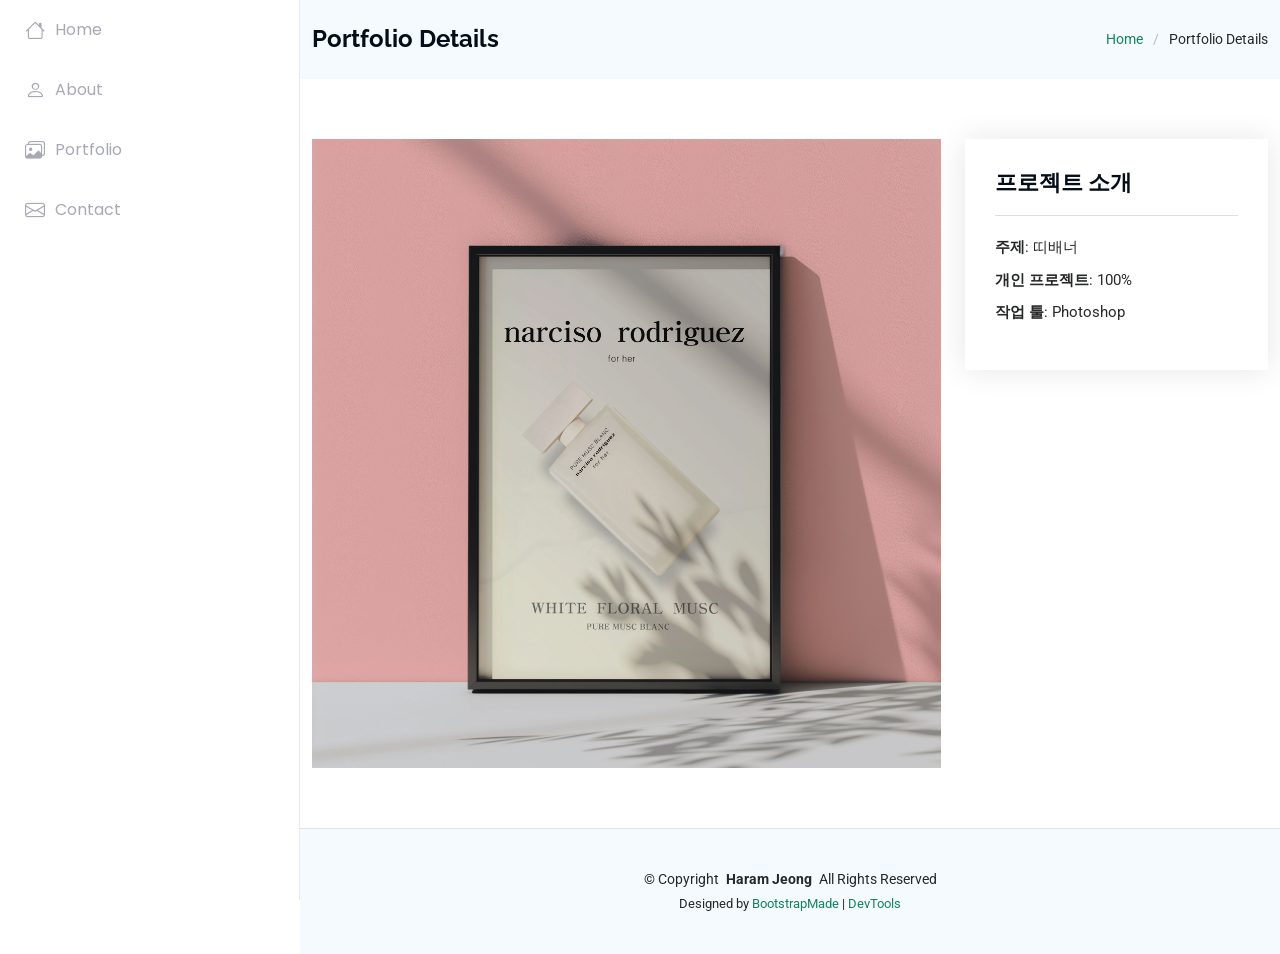
<file: portfolio-details-12.html>
<!DOCTYPE html>
<html lang="en">

<head>
  <meta charset="utf-8">
  <meta content="width=device-width, initial-scale=1.0" name="viewport">
  <title>Portfolio Details - iPortfolio Bootstrap Template</title>
  <meta content="" name="description">
  <meta content="" name="keywords">

  <!-- Favicons -->
  <link href="./assets/img/favicon.ico" rel="icon">
  <link href="./assets/img/애플.png" rel="apple-touch-icon">

  <!-- Fonts -->
  <link href="https://fonts.googleapis.com" rel="preconnect">
  <link href="https://fonts.gstatic.com" rel="preconnect" crossorigin>
  <link href="https://fonts.googleapis.com/css2?family=Roboto:ital,wght@0,100;0,300;0,400;0,500;0,700;0,900;1,100;1,300;1,400;1,500;1,700;1,900&family=Poppins:ital,wght@0,100;0,200;0,300;0,400;0,500;0,600;0,700;0,800;0,900;1,100;1,200;1,300;1,400;1,500;1,600;1,700;1,800;1,900&family=Raleway:ital,wght@0,100;0,200;0,300;0,400;0,500;0,600;0,700;0,800;0,900;1,100;1,200;1,300;1,400;1,500;1,600;1,700;1,800;1,900&display=swap" rel="stylesheet">

  <link rel="preconnect" href="https://fonts.googleapis.com">
  <link rel="preconnect" href="https://fonts.gstatic.com" crossorigin>
  <link href="https://fonts.googleapis.com/css2?family=Noto+Sans+KR:wght@100..900&display=swap" rel="stylesheet">

  <!-- Vendor CSS Files -->
  <link href="assets/vendor/bootstrap/css/bootstrap.min.css" rel="stylesheet">
  <link href="assets/vendor/bootstrap-icons/bootstrap-icons.css" rel="stylesheet">
  <link href="assets/vendor/aos/aos.css" rel="stylesheet">
  <link href="assets/vendor/glightbox/css/glightbox.min.css" rel="stylesheet">
  <link href="assets/vendor/swiper/swiper-bundle.min.css" rel="stylesheet">

  <!-- Main CSS File -->
  <link href="assets/css/main.css" rel="stylesheet">

  <!-- =======================================================
  * Template Name: iPortfolio
  * Template URL: https://bootstrapmade.com/iportfolio-bootstrap-portfolio-websites-template/
  * Updated: Jun 29 2024 with Bootstrap v5.3.3
  * Author: BootstrapMade.com
  * License: https://bootstrapmade.com/license/
  ======================================================== -->
</head>

<body class="portfolio-details-page">

  <header id="header" class="header d-flex flex-column">
    <i class="header-toggle d-xl-none bi bi-list"></i>

    


    <nav id="navmenu" class="navmenu">
      <ul>
        <li><a href="./index.html#home"><i class="bi bi-house navicon"></i>Home</a></li>
        <li><a href="./index.html#about"><i class="bi bi-person navicon"></i> About</a></li>
        <li><a href="./index.html#portfolio"><i class="bi bi-images navicon"></i> Portfolio</a></li>
        <!-- <li class="dropdown"><a href="#"><i class="bi bi-menu-button navicon"></i> <span>Dropdown</span> <i class="bi bi-chevron-down toggle-dropdown"></i></a>
          <ul>
            <li><a href="#">Dropdown 1</a></li>
            <li class="dropdown"><a href="#"><span>Deep Dropdown</span> <i class="bi bi-chevron-down toggle-dropdown"></i></a>
              <ul>
                <li><a href="#">Deep Dropdown 1</a></li>
                <li><a href="#">Deep Dropdown 2</a></li>
                <li><a href="#">Deep Dropdown 3</a></li>
                <li><a href="#">Deep Dropdown 4</a></li>
                <li><a href="#">Deep Dropdown 5</a></li>
              </ul>
            </li>
            <li><a href="#">Dropdown 2</a></li>
            <li><a href="#">Dropdown 3</a></li>
            <li><a href="#">Dropdown 4</a></li>
          </ul>
        </li> -->
        <li><a href="./index.html#contact"><i class="bi bi-envelope navicon"></i> Contact</a></li>
      </ul>
    </nav>

  </header>

  <main class="main">

    <!-- Page Title -->
    <div class="page-title light-background">
      <div class="container d-lg-flex justify-content-between align-items-center">
        <h1 class="mb-2 mb-lg-0">Portfolio Details</h1>
        <nav class="breadcrumbs">
          <ol>
            <li><a href="./index.html">Home</a></li>
            <li class="current">Portfolio Details</li>
          </ol>
        </nav>
      </div>
    </div><!-- End Page Title -->

    <!-- Portfolio Details Section -->
    <section id="portfolio-details-1" class="portfolio-details section">

      <div class="container" data-aos="fade-up" data-aos-delay="100">

        <div class="row gy-4">

          <div class="col-lg-8">
            <div class="portfolio-details-slider swiper init-swiper">

              <script type="application/json" class="swiper-config">
                {
                  "loop": true,
                  "speed": 600,
                  "autoplay": {
                    "delay": 5000
                  },
                  "slidesPerView": "auto",
                  "pagination": {
                    "el": ".swiper-pagination",
                    "type": "bullets",
                    "clickable": true
                  }
                }
              </script>

              <div class="swiper-wrapper align-items-center">

                <div class="swiper-slide">
                  <img src="./assets/img/향수-포스터-목업.jpg" alt="">
                </div>

              </div>
              <div class="swiper-pagination"></div>
            </div>
          </div>

          

          <div class="col-lg-4">
            <div class="portfolio-info" data-aos="fade-up" data-aos-delay="200">
              <h3>프로젝트 소개</h3>
              <ul>
                <li><strong>주제</strong>: 띠배너</li>
                <li><strong>개인 프로젝트</strong>: 100%</li>
                <li><strong>작업 툴</strong>: Photoshop</li>
              </ul>
            </div>
            <div class="portfolio-description" data-aos="fade-up" data-aos-delay="300">
              <!-- <h2>디자인 컨셉</h2> -->
              <p>
                
              </p>
            </div>
          </div>

          

        </div>

      </div>

    </section><!-- /Portfolio Details Section -->

  </main>

  <footer id="footer" class="footer position-relative light-background">

    <div class="container">
      <div class="copyright text-center ">
        <p>© <span>Copyright</span> <strong class="px-1 sitename">Haram Jeong</strong> <span>All Rights Reserved</span></p>
      </div>
      <div class="credits">
        <!-- All the links in the footer should remain intact. -->
        <!-- You can delete the links only if you've purchased the pro version. -->
        <!-- Licensing information: https://bootstrapmade.com/license/ -->
        <!-- Purchase the pro version with working PHP/AJAX contact form: [buy-url] -->
        Designed by <a href="https://bootstrapmade.com/">BootstrapMade</a> | <a href="https://bootstrapmade.com/tools/">DevTools</a>
      </div>
    </div>

  </footer>

  <!-- Scroll Top -->
  <a href="#" id="scroll-top" class="scroll-top d-flex align-items-center justify-content-center"><i class="bi bi-arrow-up-short"></i></a>

  <!-- Preloader -->
  <div id="preloader"></div>

  <!-- Vendor JS Files -->
  <script src="assets/vendor/bootstrap/js/bootstrap.bundle.min.js"></script>
  <script src="assets/vendor/php-email-form/validate.js"></script>
  <script src="assets/vendor/aos/aos.js"></script>
  <script src="assets/vendor/typed.js/typed.umd.js"></script>
  <script src="assets/vendor/purecounter/purecounter_vanilla.js"></script>
  <script src="assets/vendor/waypoints/noframework.waypoints.js"></script>
  <script src="assets/vendor/glightbox/js/glightbox.min.js"></script>
  <script src="assets/vendor/imagesloaded/imagesloaded.pkgd.min.js"></script>
  <script src="assets/vendor/isotope-layout/isotope.pkgd.min.js"></script>
  <script src="assets/vendor/swiper/swiper-bundle.min.js"></script>

  <!-- Main JS File -->
  <script src="assets/js/main.js"></script>

</body>

</html>
</file>
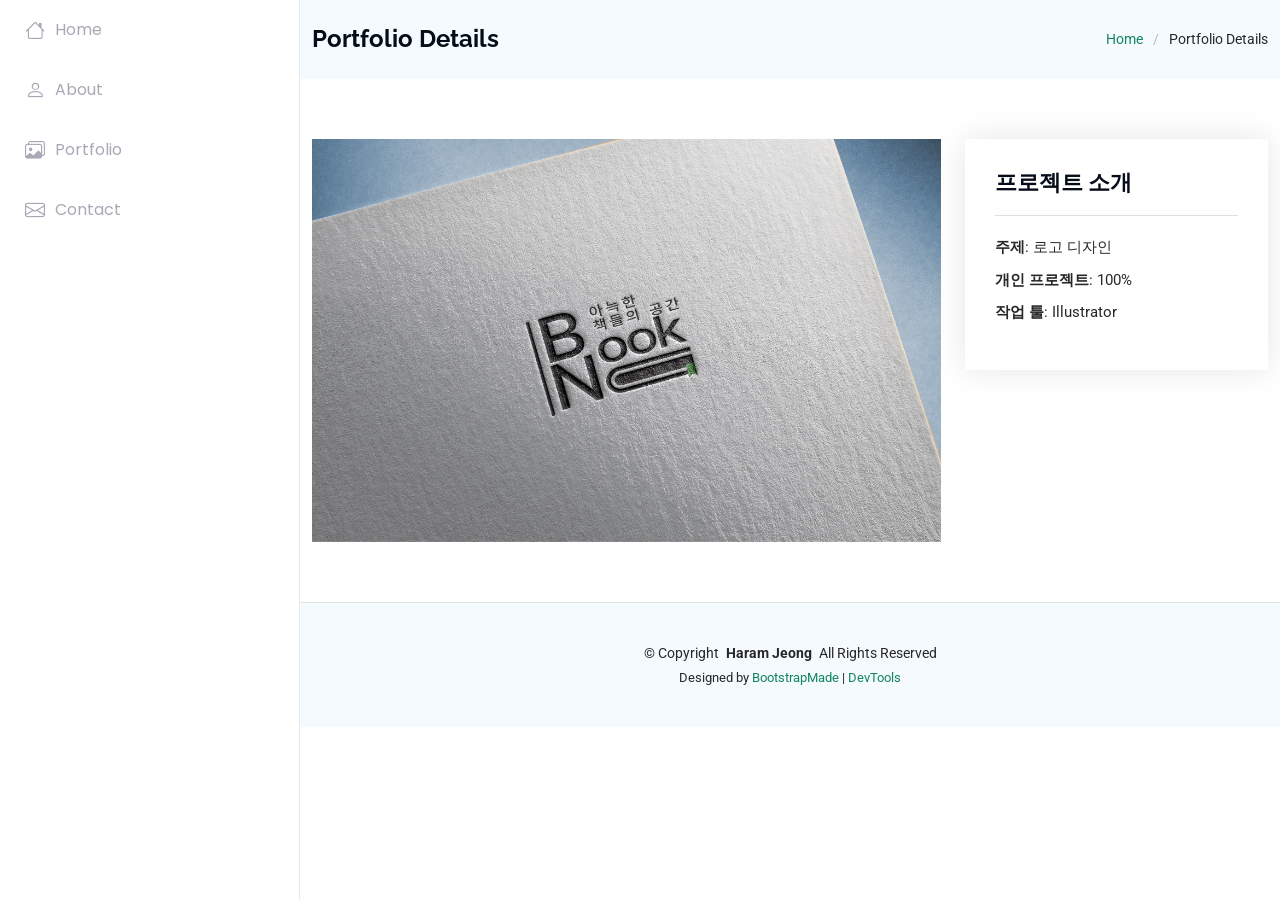
<file: portfolio-details-2.html>
<!DOCTYPE html>
<html lang="en">

<head>
  <meta charset="utf-8">
  <meta content="width=device-width, initial-scale=1.0" name="viewport">
  <title>Portfolio Details - iPortfolio Bootstrap Template</title>
  <meta content="" name="description">
  <meta content="" name="keywords">

  <!-- Favicons -->
  <link href="./assets/img/favicon.ico" rel="icon">
  <link href="./assets/img/애플.png" rel="apple-touch-icon">

  <!-- Fonts -->
  <link href="https://fonts.googleapis.com" rel="preconnect">
  <link href="https://fonts.gstatic.com" rel="preconnect" crossorigin>
  <link href="https://fonts.googleapis.com/css2?family=Roboto:ital,wght@0,100;0,300;0,400;0,500;0,700;0,900;1,100;1,300;1,400;1,500;1,700;1,900&family=Poppins:ital,wght@0,100;0,200;0,300;0,400;0,500;0,600;0,700;0,800;0,900;1,100;1,200;1,300;1,400;1,500;1,600;1,700;1,800;1,900&family=Raleway:ital,wght@0,100;0,200;0,300;0,400;0,500;0,600;0,700;0,800;0,900;1,100;1,200;1,300;1,400;1,500;1,600;1,700;1,800;1,900&display=swap" rel="stylesheet">

  <link rel="preconnect" href="https://fonts.googleapis.com">
  <link rel="preconnect" href="https://fonts.gstatic.com" crossorigin>
  <link href="https://fonts.googleapis.com/css2?family=Noto+Sans+KR:wght@100..900&display=swap" rel="stylesheet">

  <!-- Vendor CSS Files -->
  <link href="assets/vendor/bootstrap/css/bootstrap.min.css" rel="stylesheet">
  <link href="assets/vendor/bootstrap-icons/bootstrap-icons.css" rel="stylesheet">
  <link href="assets/vendor/aos/aos.css" rel="stylesheet">
  <link href="assets/vendor/glightbox/css/glightbox.min.css" rel="stylesheet">
  <link href="assets/vendor/swiper/swiper-bundle.min.css" rel="stylesheet">

  <!-- Main CSS File -->
  <link href="assets/css/main.css" rel="stylesheet">

  <!-- =======================================================
  * Template Name: iPortfolio
  * Template URL: https://bootstrapmade.com/iportfolio-bootstrap-portfolio-websites-template/
  * Updated: Jun 29 2024 with Bootstrap v5.3.3
  * Author: BootstrapMade.com
  * License: https://bootstrapmade.com/license/
  ======================================================== -->
</head>

<body class="portfolio-details-page">

  <header id="header" class="header d-flex flex-column">
    <i class="header-toggle d-xl-none bi bi-list"></i>

    


    <nav id="navmenu" class="navmenu">
      <ul>
        <li><a href="./index.html#home"><i class="bi bi-house navicon"></i>Home</a></li>
        <li><a href="./index.html#about"><i class="bi bi-person navicon"></i> About</a></li>
        <li><a href="./index.html#portfolio"><i class="bi bi-images navicon"></i> Portfolio</a></li>
        <!-- <li class="dropdown"><a href="#"><i class="bi bi-menu-button navicon"></i> <span>Dropdown</span> <i class="bi bi-chevron-down toggle-dropdown"></i></a>
          <ul>
            <li><a href="#">Dropdown 1</a></li>
            <li class="dropdown"><a href="#"><span>Deep Dropdown</span> <i class="bi bi-chevron-down toggle-dropdown"></i></a>
              <ul>
                <li><a href="#">Deep Dropdown 1</a></li>
                <li><a href="#">Deep Dropdown 2</a></li>
                <li><a href="#">Deep Dropdown 3</a></li>
                <li><a href="#">Deep Dropdown 4</a></li>
                <li><a href="#">Deep Dropdown 5</a></li>
              </ul>
            </li>
            <li><a href="#">Dropdown 2</a></li>
            <li><a href="#">Dropdown 3</a></li>
            <li><a href="#">Dropdown 4</a></li>
          </ul>
        </li> -->
        <li><a href="./index.html#contact"><i class="bi bi-envelope navicon"></i> Contact</a></li>
      </ul>
    </nav>

  </header>

  <main class="main">

    <!-- Page Title -->
    <div class="page-title light-background">
      <div class="container d-lg-flex justify-content-between align-items-center">
        <h1 class="mb-2 mb-lg-0">Portfolio Details</h1>
        <nav class="breadcrumbs">
          <ol>
            <li><a href="./index.html">Home</a></li>
            <li class="current">Portfolio Details</li>
          </ol>
        </nav>
      </div>
    </div><!-- End Page Title -->

    <!-- Portfolio Details Section -->
    <section id="portfolio-details-1" class="portfolio-details section">

      <div class="container" data-aos="fade-up" data-aos-delay="100">

        <div class="row gy-4">

          <div class="col-lg-8">
            <div class="portfolio-details-slider swiper init-swiper">

              <script type="application/json" class="swiper-config">
                {
                  "loop": true,
                  "speed": 600,
                  "autoplay": {
                    "delay": 5000
                  },
                  "slidesPerView": "auto",
                  "pagination": {
                    "el": ".swiper-pagination",
                    "type": "bullets",
                    "clickable": true
                  }
                }
              </script>

              <div class="swiper-wrapper align-items-center">

                <div class="swiper-slide">
                  <img src="./assets/img/portfolio/북눅-목업.jpg" alt="">
                </div>

              </div>
              <div class="swiper-pagination"></div>
            </div>
          </div>

          

          <div class="col-lg-4">
            <div class="portfolio-info" data-aos="fade-up" data-aos-delay="200">
              <h3>프로젝트 소개</h3>
              <ul>
                <li><strong>주제</strong>: 로고 디자인</li>
                <li><strong>개인 프로젝트</strong>: 100%</li>
                <li><strong>작업 툴</strong>: Illustrator</li>
              </ul>
            </div>
            <div class="portfolio-description" data-aos="fade-up" data-aos-delay="300">
              <!-- <h2>디자인 컨셉</h2> -->
              <p>
                
              </p>
            </div>
          </div>

          

        </div>

      </div>

    </section><!-- /Portfolio Details Section -->

  </main>

  <footer id="footer" class="footer position-relative light-background">

    <div class="container">
      <div class="copyright text-center ">
        <p>© <span>Copyright</span> <strong class="px-1 sitename">Haram Jeong</strong> <span>All Rights Reserved</span></p>
      </div>
      <div class="credits">
        <!-- All the links in the footer should remain intact. -->
        <!-- You can delete the links only if you've purchased the pro version. -->
        <!-- Licensing information: https://bootstrapmade.com/license/ -->
        <!-- Purchase the pro version with working PHP/AJAX contact form: [buy-url] -->
        Designed by <a href="https://bootstrapmade.com/">BootstrapMade</a> | <a href="https://bootstrapmade.com/tools/">DevTools</a>
      </div>
    </div>

  </footer>

  <!-- Scroll Top -->
  <a href="#" id="scroll-top" class="scroll-top d-flex align-items-center justify-content-center"><i class="bi bi-arrow-up-short"></i></a>

  <!-- Preloader -->
  <div id="preloader"></div>

  <!-- Vendor JS Files -->
  <script src="assets/vendor/bootstrap/js/bootstrap.bundle.min.js"></script>
  <script src="assets/vendor/php-email-form/validate.js"></script>
  <script src="assets/vendor/aos/aos.js"></script>
  <script src="assets/vendor/typed.js/typed.umd.js"></script>
  <script src="assets/vendor/purecounter/purecounter_vanilla.js"></script>
  <script src="assets/vendor/waypoints/noframework.waypoints.js"></script>
  <script src="assets/vendor/glightbox/js/glightbox.min.js"></script>
  <script src="assets/vendor/imagesloaded/imagesloaded.pkgd.min.js"></script>
  <script src="assets/vendor/isotope-layout/isotope.pkgd.min.js"></script>
  <script src="assets/vendor/swiper/swiper-bundle.min.js"></script>

  <!-- Main JS File -->
  <script src="assets/js/main.js"></script>

</body>

</html>
</file>
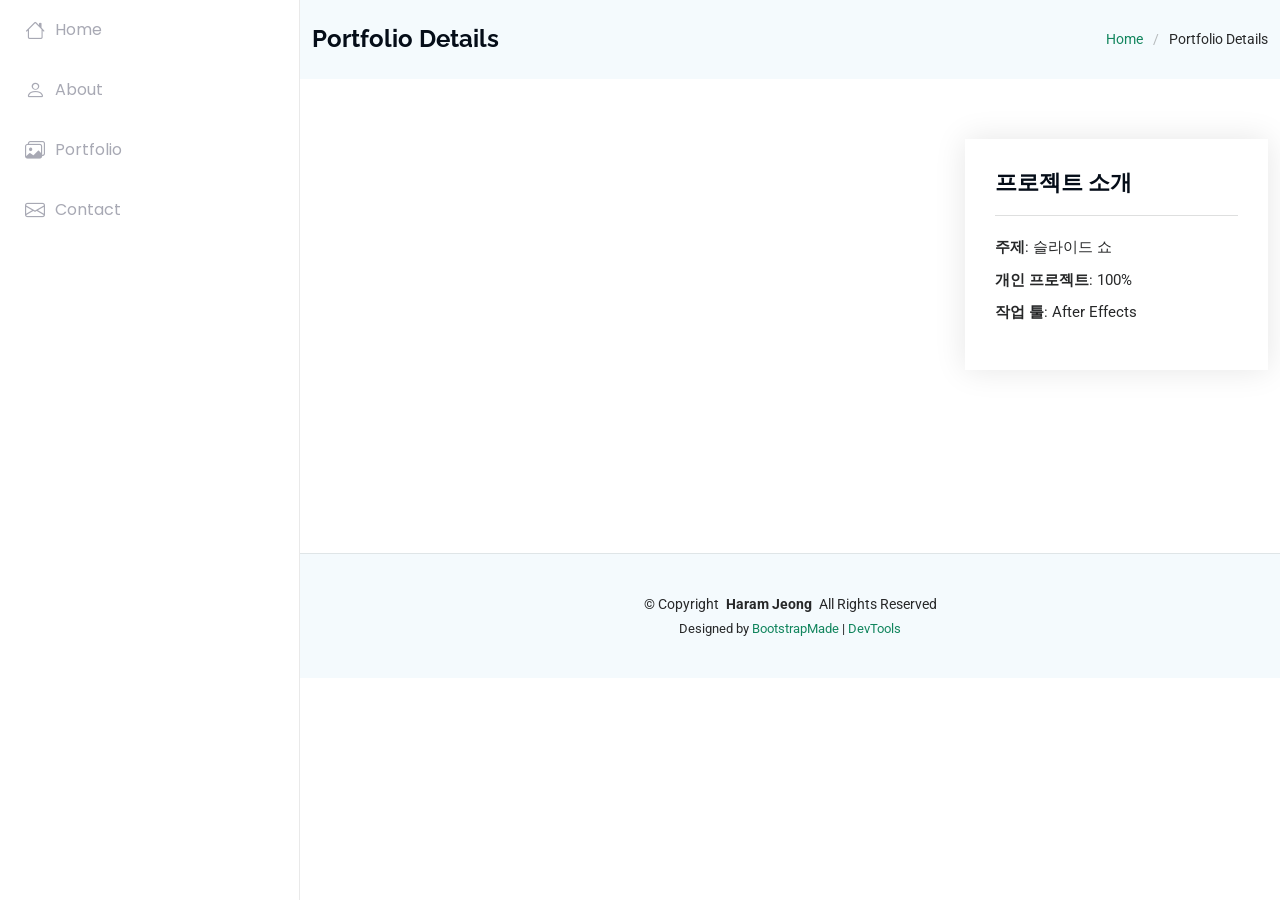
<file: portfolio-details-3.html>
<!DOCTYPE html>
<html lang="en">

<head>
  <meta charset="utf-8">
  <meta content="width=device-width, initial-scale=1.0" name="viewport">
  <title>Portfolio Details - iPortfolio Bootstrap Template</title>
  <meta content="" name="description">
  <meta content="" name="keywords">

  <!-- Favicons -->
  <link href="./assets/img/favicon.ico" rel="icon">
  <link href="./assets/img/애플.png" rel="apple-touch-icon">

  <!-- Fonts -->
  <link href="https://fonts.googleapis.com" rel="preconnect">
  <link href="https://fonts.gstatic.com" rel="preconnect" crossorigin>
  <link href="https://fonts.googleapis.com/css2?family=Roboto:ital,wght@0,100;0,300;0,400;0,500;0,700;0,900;1,100;1,300;1,400;1,500;1,700;1,900&family=Poppins:ital,wght@0,100;0,200;0,300;0,400;0,500;0,600;0,700;0,800;0,900;1,100;1,200;1,300;1,400;1,500;1,600;1,700;1,800;1,900&family=Raleway:ital,wght@0,100;0,200;0,300;0,400;0,500;0,600;0,700;0,800;0,900;1,100;1,200;1,300;1,400;1,500;1,600;1,700;1,800;1,900&display=swap" rel="stylesheet">

  <link rel="preconnect" href="https://fonts.googleapis.com">
  <link rel="preconnect" href="https://fonts.gstatic.com" crossorigin>
  <link href="https://fonts.googleapis.com/css2?family=Noto+Sans+KR:wght@100..900&display=swap" rel="stylesheet">

  <!-- Vendor CSS Files -->
  <link href="assets/vendor/bootstrap/css/bootstrap.min.css" rel="stylesheet">
  <link href="assets/vendor/bootstrap-icons/bootstrap-icons.css" rel="stylesheet">
  <link href="assets/vendor/aos/aos.css" rel="stylesheet">
  <link href="assets/vendor/glightbox/css/glightbox.min.css" rel="stylesheet">
  <link href="assets/vendor/swiper/swiper-bundle.min.css" rel="stylesheet">

  <!-- Main CSS File -->
  <link href="assets/css/main.css" rel="stylesheet">

  <!-- =======================================================
  * Template Name: iPortfolio
  * Template URL: https://bootstrapmade.com/iportfolio-bootstrap-portfolio-websites-template/
  * Updated: Jun 29 2024 with Bootstrap v5.3.3
  * Author: BootstrapMade.com
  * License: https://bootstrapmade.com/license/
  ======================================================== -->
</head>

<body class="portfolio-details-page">

  <header id="header" class="header d-flex flex-column">
    <i class="header-toggle d-xl-none bi bi-list"></i>

    


    <nav id="navmenu" class="navmenu">
      <ul>
        <li><a href="./index.html#home"><i class="bi bi-house navicon"></i>Home</a></li>
        <li><a href="./index.html#about"><i class="bi bi-person navicon"></i> About</a></li>
        <li><a href="./index.html#portfolio"><i class="bi bi-images navicon"></i> Portfolio</a></li>
        <!-- <li class="dropdown"><a href="#"><i class="bi bi-menu-button navicon"></i> <span>Dropdown</span> <i class="bi bi-chevron-down toggle-dropdown"></i></a>
          <ul>
            <li><a href="#">Dropdown 1</a></li>
            <li class="dropdown"><a href="#"><span>Deep Dropdown</span> <i class="bi bi-chevron-down toggle-dropdown"></i></a>
              <ul>
                <li><a href="#">Deep Dropdown 1</a></li>
                <li><a href="#">Deep Dropdown 2</a></li>
                <li><a href="#">Deep Dropdown 3</a></li>
                <li><a href="#">Deep Dropdown 4</a></li>
                <li><a href="#">Deep Dropdown 5</a></li>
              </ul>
            </li>
            <li><a href="#">Dropdown 2</a></li>
            <li><a href="#">Dropdown 3</a></li>
            <li><a href="#">Dropdown 4</a></li>
          </ul>
        </li> -->
        <li><a href="./index.html#contact"><i class="bi bi-envelope navicon"></i> Contact</a></li>
      </ul>
    </nav>

  </header>

  <main class="main">

    <!-- Page Title -->
    <div class="page-title light-background">
      <div class="container d-lg-flex justify-content-between align-items-center">
        <h1 class="mb-2 mb-lg-0">Portfolio Details</h1>
        <nav class="breadcrumbs">
          <ol>
            <li><a href="./index.html">Home</a></li>
            <li class="current">Portfolio Details</li>
          </ol>
        </nav>
      </div>
    </div><!-- End Page Title -->

    <!-- Portfolio Details Section -->
    <section id="portfolio-details-1" class="portfolio-details section">

      <div class="container" data-aos="fade-up" data-aos-delay="100">

        <div class="row gy-4">

          <div class="col-lg-8">
            <div class="portfolio-details-slider swiper init-swiper">

              <script type="application/json" class="swiper-config">
                {
                  "loop": true,
                  "speed": 600,
                  "autoplay": {
                    "delay": 5000
                  },
                  "slidesPerView": "auto",
                  "pagination": {
                    "el": ".swiper-pagination",
                    "type": "bullets",
                    "clickable": true
                  }
                }
              </script>

              <div class="swiper-wrapper align-items-center">

                <div class="swiper-slide">
                  <div class="ratio ratio-16x9">
                   <iframe width="560" height="315" src="https://www.youtube.com/embed/oLaDQvfPcDY?autoplay=1&mute=1&loop=1"></iframe>
                    
                  </div>
                  
                </div>

              </div>
              <div class="swiper-pagination"></div>
            </div>
          </div>

          

          <div class="col-lg-4">
            <div class="portfolio-info" data-aos="fade-up" data-aos-delay="200">
              <h3>프로젝트 소개</h3>
              <ul>
                <li><strong>주제</strong>: 슬라이드 쇼</li>
                <li><strong>개인 프로젝트</strong>: 100%</li>
                <li><strong>작업 툴</strong>: After Effects</li>
              </ul>
            </div>
            <div class="portfolio-description" data-aos="fade-up" data-aos-delay="300">
              <!-- <h2>영상 컨셉</h2> -->
              <p>
                <!-- 아이다스 스포츠를 슬라이드쇼 주제에 맞게 화려하게 만들어 보았습니다. -->
              </p>
            </div>
          </div>

          

        </div>

      </div>

    </section><!-- /Portfolio Details Section -->

  </main>

  <footer id="footer" class="footer position-relative light-background">

    <div class="container">
      <div class="copyright text-center ">
        <p>© <span>Copyright</span> <strong class="px-1 sitename">Haram Jeong</strong> <span>All Rights Reserved</span></p>
      </div>
      <div class="credits">
        <!-- All the links in the footer should remain intact. -->
        <!-- You can delete the links only if you've purchased the pro version. -->
        <!-- Licensing information: https://bootstrapmade.com/license/ -->
        <!-- Purchase the pro version with working PHP/AJAX contact form: [buy-url] -->
        Designed by <a href="https://bootstrapmade.com/">BootstrapMade</a> | <a href="https://bootstrapmade.com/tools/">DevTools</a>
      </div>
    </div>

  </footer>

  <!-- Scroll Top -->
  <a href="#" id="scroll-top" class="scroll-top d-flex align-items-center justify-content-center"><i class="bi bi-arrow-up-short"></i></a>

  <!-- Preloader -->
  <div id="preloader"></div>

  <!-- Vendor JS Files -->
  <script src="assets/vendor/bootstrap/js/bootstrap.bundle.min.js"></script>
  <script src="assets/vendor/php-email-form/validate.js"></script>
  <script src="assets/vendor/aos/aos.js"></script>
  <script src="assets/vendor/typed.js/typed.umd.js"></script>
  <script src="assets/vendor/purecounter/purecounter_vanilla.js"></script>
  <script src="assets/vendor/waypoints/noframework.waypoints.js"></script>
  <script src="assets/vendor/glightbox/js/glightbox.min.js"></script>
  <script src="assets/vendor/imagesloaded/imagesloaded.pkgd.min.js"></script>
  <script src="assets/vendor/isotope-layout/isotope.pkgd.min.js"></script>
  <script src="assets/vendor/swiper/swiper-bundle.min.js"></script>

  <!-- Main JS File -->
  <script src="assets/js/main.js"></script>

</body>

</html>
</file>
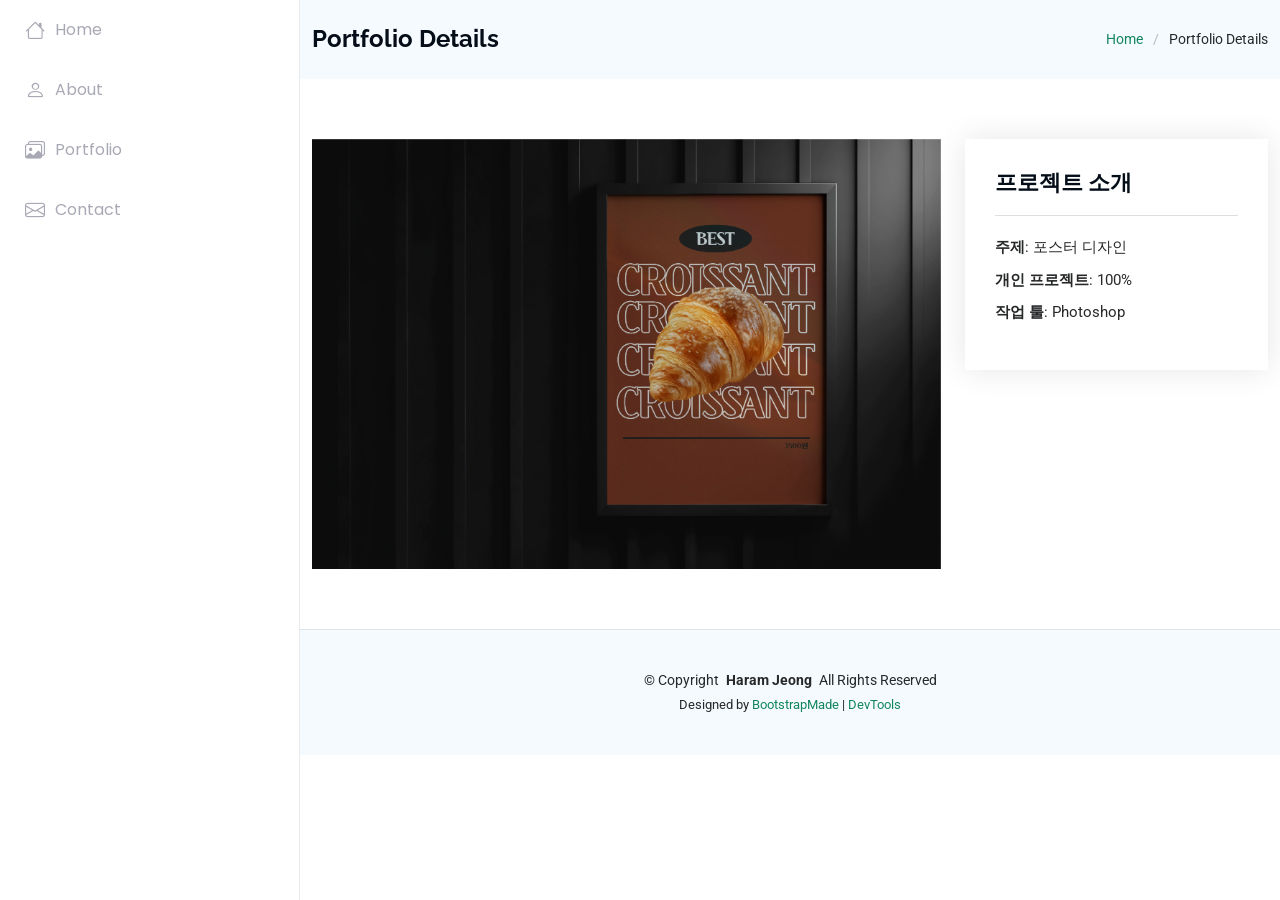
<file: portfolio-details-4.html>
<!DOCTYPE html>
<html lang="en">

<head>
  <meta charset="utf-8">
  <meta content="width=device-width, initial-scale=1.0" name="viewport">
  <title>Portfolio Details - iPortfolio Bootstrap Template</title>
  <meta content="" name="description">
  <meta content="" name="keywords">

  <!-- Favicons -->
  <link href="./assets/img/favicon.ico" rel="icon">
  <link href="./assets/img/애플.png" rel="apple-touch-icon">

  <!-- Fonts -->
  <link href="https://fonts.googleapis.com" rel="preconnect">
  <link href="https://fonts.gstatic.com" rel="preconnect" crossorigin>
  <link href="https://fonts.googleapis.com/css2?family=Roboto:ital,wght@0,100;0,300;0,400;0,500;0,700;0,900;1,100;1,300;1,400;1,500;1,700;1,900&family=Poppins:ital,wght@0,100;0,200;0,300;0,400;0,500;0,600;0,700;0,800;0,900;1,100;1,200;1,300;1,400;1,500;1,600;1,700;1,800;1,900&family=Raleway:ital,wght@0,100;0,200;0,300;0,400;0,500;0,600;0,700;0,800;0,900;1,100;1,200;1,300;1,400;1,500;1,600;1,700;1,800;1,900&display=swap" rel="stylesheet">

  <link rel="preconnect" href="https://fonts.googleapis.com">
  <link rel="preconnect" href="https://fonts.gstatic.com" crossorigin>
  <link href="https://fonts.googleapis.com/css2?family=Noto+Sans+KR:wght@100..900&display=swap" rel="stylesheet">

  <!-- Vendor CSS Files -->
  <link href="assets/vendor/bootstrap/css/bootstrap.min.css" rel="stylesheet">
  <link href="assets/vendor/bootstrap-icons/bootstrap-icons.css" rel="stylesheet">
  <link href="assets/vendor/aos/aos.css" rel="stylesheet">
  <link href="assets/vendor/glightbox/css/glightbox.min.css" rel="stylesheet">
  <link href="assets/vendor/swiper/swiper-bundle.min.css" rel="stylesheet">

  <!-- Main CSS File -->
  <link href="assets/css/main.css" rel="stylesheet">

  <!-- =======================================================
  * Template Name: iPortfolio
  * Template URL: https://bootstrapmade.com/iportfolio-bootstrap-portfolio-websites-template/
  * Updated: Jun 29 2024 with Bootstrap v5.3.3
  * Author: BootstrapMade.com
  * License: https://bootstrapmade.com/license/
  ======================================================== -->
</head>

<body class="portfolio-details-page">

  <header id="header" class="header d-flex flex-column">
    <i class="header-toggle d-xl-none bi bi-list"></i>

    


    <nav id="navmenu" class="navmenu">
      <ul>
        <li><a href="./index.html#home"><i class="bi bi-house navicon"></i>Home</a></li>
        <li><a href="./index.html#about"><i class="bi bi-person navicon"></i> About</a></li>
        <li><a href="./index.html#portfolio"><i class="bi bi-images navicon"></i> Portfolio</a></li>
        <!-- <li class="dropdown"><a href="#"><i class="bi bi-menu-button navicon"></i> <span>Dropdown</span> <i class="bi bi-chevron-down toggle-dropdown"></i></a>
          <ul>
            <li><a href="#">Dropdown 1</a></li>
            <li class="dropdown"><a href="#"><span>Deep Dropdown</span> <i class="bi bi-chevron-down toggle-dropdown"></i></a>
              <ul>
                <li><a href="#">Deep Dropdown 1</a></li>
                <li><a href="#">Deep Dropdown 2</a></li>
                <li><a href="#">Deep Dropdown 3</a></li>
                <li><a href="#">Deep Dropdown 4</a></li>
                <li><a href="#">Deep Dropdown 5</a></li>
              </ul>
            </li>
            <li><a href="#">Dropdown 2</a></li>
            <li><a href="#">Dropdown 3</a></li>
            <li><a href="#">Dropdown 4</a></li>
          </ul>
        </li> -->
        <li><a href="./index.html#contact"><i class="bi bi-envelope navicon"></i> Contact</a></li>
      </ul>
    </nav>

  </header>

  <main class="main">

    <!-- Page Title -->
    <div class="page-title light-background">
      <div class="container d-lg-flex justify-content-between align-items-center">
        <h1 class="mb-2 mb-lg-0">Portfolio Details</h1>
        <nav class="breadcrumbs">
          <ol>
            <li><a href="./index.html">Home</a></li>
            <li class="current">Portfolio Details</li>
          </ol>
        </nav>
      </div>
    </div><!-- End Page Title -->

    <!-- Portfolio Details Section -->
    <section id="portfolio-details-1" class="portfolio-details section">

      <div class="container" data-aos="fade-up" data-aos-delay="100">

        <div class="row gy-4">

          <div class="col-lg-8">
            <div class="portfolio-details-slider swiper init-swiper">

              <script type="application/json" class="swiper-config">
                {
                  "loop": true,
                  "speed": 600,
                  "autoplay": {
                    "delay": 5000
                  },
                  "slidesPerView": "auto",
                  "pagination": {
                    "el": ".swiper-pagination",
                    "type": "bullets",
                    "clickable": true
                  }
                }
              </script>

              <div class="swiper-wrapper align-items-center">

                <div class="swiper-slide">
                  <img src="./assets/img/portfolio/크로와상목업.jpg" alt="">
                </div>

              </div>
              <div class="swiper-pagination"></div>
            </div>
          </div>

          

          <div class="col-lg-4">
            <div class="portfolio-info" data-aos="fade-up" data-aos-delay="200">
              <h3>프로젝트 소개</h3>
              <ul>
                <li><strong>주제</strong>: 포스터 디자인</li>
                <li><strong>개인 프로젝트</strong>: 100%</li>
                <li><strong>작업 툴</strong>: Photoshop</li>
              </ul>
            </div>
            <div class="portfolio-description" data-aos="fade-up" data-aos-delay="300">
              <!-- <h2>디자인 컨셉</h2> -->
              <p>
                
              </p>
            </div>
          </div>

          

        </div>

      </div>

    </section><!-- /Portfolio Details Section -->

  </main>

  <footer id="footer" class="footer position-relative light-background">

    <div class="container">
      <div class="copyright text-center ">
        <p>© <span>Copyright</span> <strong class="px-1 sitename">Haram Jeong</strong> <span>All Rights Reserved</span></p>
      </div>
      <div class="credits">
        <!-- All the links in the footer should remain intact. -->
        <!-- You can delete the links only if you've purchased the pro version. -->
        <!-- Licensing information: https://bootstrapmade.com/license/ -->
        <!-- Purchase the pro version with working PHP/AJAX contact form: [buy-url] -->
        Designed by <a href="https://bootstrapmade.com/">BootstrapMade</a> | <a href="https://bootstrapmade.com/tools/">DevTools</a>
      </div>
    </div>

  </footer>

  <!-- Scroll Top -->
  <a href="#" id="scroll-top" class="scroll-top d-flex align-items-center justify-content-center"><i class="bi bi-arrow-up-short"></i></a>

  <!-- Preloader -->
  <div id="preloader"></div>

  <!-- Vendor JS Files -->
  <script src="assets/vendor/bootstrap/js/bootstrap.bundle.min.js"></script>
  <script src="assets/vendor/php-email-form/validate.js"></script>
  <script src="assets/vendor/aos/aos.js"></script>
  <script src="assets/vendor/typed.js/typed.umd.js"></script>
  <script src="assets/vendor/purecounter/purecounter_vanilla.js"></script>
  <script src="assets/vendor/waypoints/noframework.waypoints.js"></script>
  <script src="assets/vendor/glightbox/js/glightbox.min.js"></script>
  <script src="assets/vendor/imagesloaded/imagesloaded.pkgd.min.js"></script>
  <script src="assets/vendor/isotope-layout/isotope.pkgd.min.js"></script>
  <script src="assets/vendor/swiper/swiper-bundle.min.js"></script>

  <!-- Main JS File -->
  <script src="assets/js/main.js"></script>

</body>

</html>
</file>
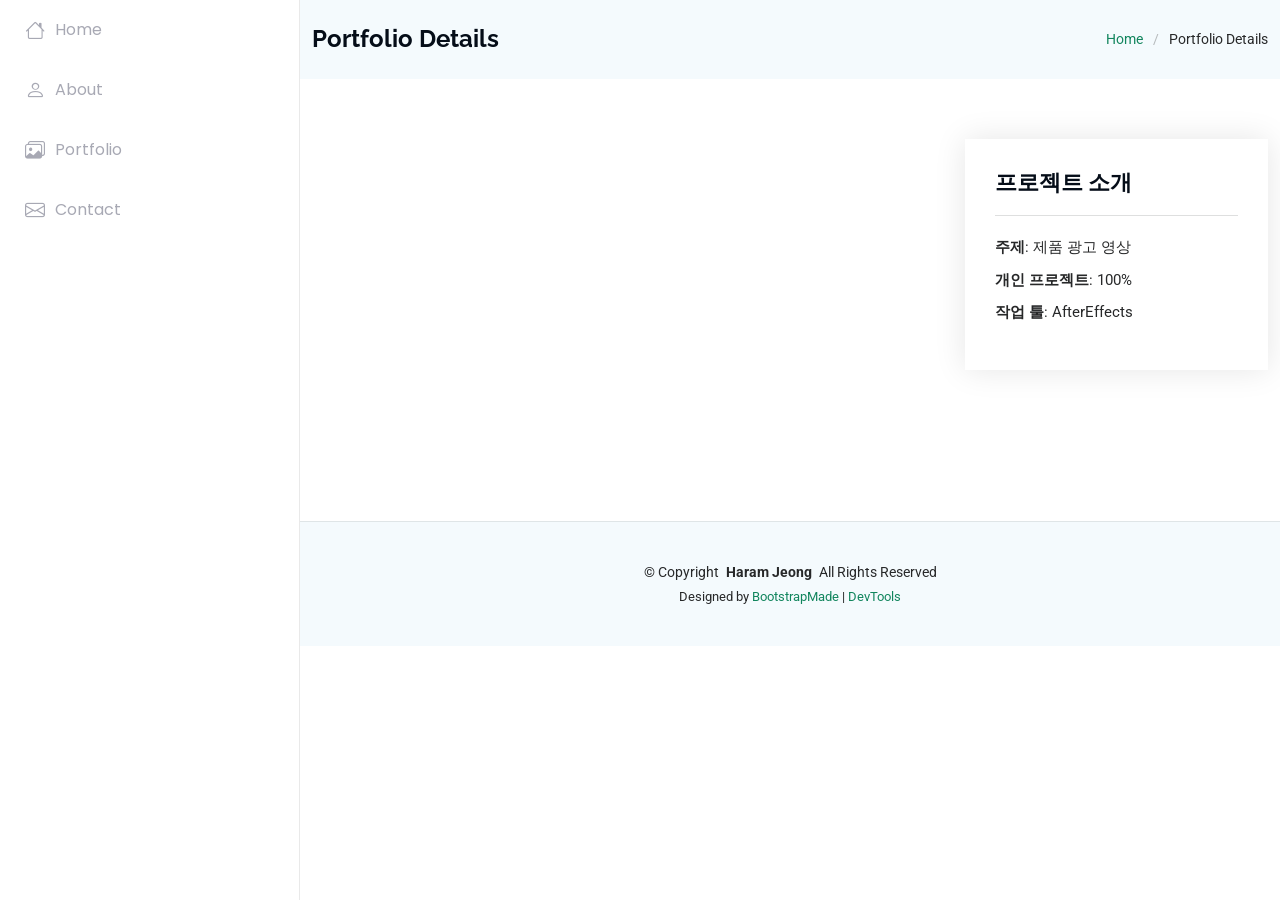
<file: portfolio-details-5.html>
<!DOCTYPE html>
<html lang="en">

<head>
  <meta charset="utf-8">
  <meta content="width=device-width, initial-scale=1.0" name="viewport">
  <title>Portfolio Details - iPortfolio Bootstrap Template</title>
  <meta content="" name="description">
  <meta content="" name="keywords">

  <!-- Favicons -->
  <link href="./assets/img/favicon.ico" rel="icon">
  <link href="./assets/img/애플.png" rel="apple-touch-icon">

  <!-- Fonts -->
  <link href="https://fonts.googleapis.com" rel="preconnect">
  <link href="https://fonts.gstatic.com" rel="preconnect" crossorigin>
  <link href="https://fonts.googleapis.com/css2?family=Roboto:ital,wght@0,100;0,300;0,400;0,500;0,700;0,900;1,100;1,300;1,400;1,500;1,700;1,900&family=Poppins:ital,wght@0,100;0,200;0,300;0,400;0,500;0,600;0,700;0,800;0,900;1,100;1,200;1,300;1,400;1,500;1,600;1,700;1,800;1,900&family=Raleway:ital,wght@0,100;0,200;0,300;0,400;0,500;0,600;0,700;0,800;0,900;1,100;1,200;1,300;1,400;1,500;1,600;1,700;1,800;1,900&display=swap" rel="stylesheet">

  <link rel="preconnect" href="https://fonts.googleapis.com">
  <link rel="preconnect" href="https://fonts.gstatic.com" crossorigin>
  <link href="https://fonts.googleapis.com/css2?family=Noto+Sans+KR:wght@100..900&display=swap" rel="stylesheet">

  <!-- Vendor CSS Files -->
  <link href="assets/vendor/bootstrap/css/bootstrap.min.css" rel="stylesheet">
  <link href="assets/vendor/bootstrap-icons/bootstrap-icons.css" rel="stylesheet">
  <link href="assets/vendor/aos/aos.css" rel="stylesheet">
  <link href="assets/vendor/glightbox/css/glightbox.min.css" rel="stylesheet">
  <link href="assets/vendor/swiper/swiper-bundle.min.css" rel="stylesheet">

  <!-- Main CSS File -->
  <link href="assets/css/main.css" rel="stylesheet">

  <!-- =======================================================
  * Template Name: iPortfolio
  * Template URL: https://bootstrapmade.com/iportfolio-bootstrap-portfolio-websites-template/
  * Updated: Jun 29 2024 with Bootstrap v5.3.3
  * Author: BootstrapMade.com
  * License: https://bootstrapmade.com/license/
  ======================================================== -->
</head>

<body class="portfolio-details-page">

  <header id="header" class="header d-flex flex-column">
    <i class="header-toggle d-xl-none bi bi-list"></i>

    


    <nav id="navmenu" class="navmenu">
      <ul>
        <li><a href="./index.html#home"><i class="bi bi-house navicon"></i>Home</a></li>
        <li><a href="./index.html#about"><i class="bi bi-person navicon"></i> About</a></li>
        <li><a href="./index.html#portfolio"><i class="bi bi-images navicon"></i> Portfolio</a></li>
        <!-- <li class="dropdown"><a href="#"><i class="bi bi-menu-button navicon"></i> <span>Dropdown</span> <i class="bi bi-chevron-down toggle-dropdown"></i></a>
          <ul>
            <li><a href="#">Dropdown 1</a></li>
            <li class="dropdown"><a href="#"><span>Deep Dropdown</span> <i class="bi bi-chevron-down toggle-dropdown"></i></a>
              <ul>
                <li><a href="#">Deep Dropdown 1</a></li>
                <li><a href="#">Deep Dropdown 2</a></li>
                <li><a href="#">Deep Dropdown 3</a></li>
                <li><a href="#">Deep Dropdown 4</a></li>
                <li><a href="#">Deep Dropdown 5</a></li>
              </ul>
            </li>
            <li><a href="#">Dropdown 2</a></li>
            <li><a href="#">Dropdown 3</a></li>
            <li><a href="#">Dropdown 4</a></li>
          </ul>
        </li> -->
        <li><a href="./index.html#contact"><i class="bi bi-envelope navicon"></i> Contact</a></li>
      </ul>
    </nav>

  </header>

  <main class="main">

    <!-- Page Title -->
    <div class="page-title light-background">
      <div class="container d-lg-flex justify-content-between align-items-center">
        <h1 class="mb-2 mb-lg-0">Portfolio Details</h1>
        <nav class="breadcrumbs">
          <ol>
            <li><a href="./index.html">Home</a></li>
            <li class="current">Portfolio Details</li>
          </ol>
        </nav>
      </div>
    </div><!-- End Page Title -->

    <!-- Portfolio Details Section -->
    <section id="portfolio-details-1" class="portfolio-details section">

      <div class="container" data-aos="fade-up" data-aos-delay="100">

        <div class="row gy-4">

          <div class="col-lg-8">
            <div class="portfolio-details-slider swiper init-swiper">

              <script type="application/json" class="swiper-config">
                {
                  "loop": true,
                  "speed": 600,
                  "autoplay": {
                    "delay": 5000
                  },
                  "slidesPerView": "auto",
                  "pagination": {
                    "el": ".swiper-pagination",
                    "type": "bullets",
                    "clickable": true
                  }
                }
              </script>

              <div class="swiper-wrapper align-items-center">

                <div class="swiper-slide">
                  <iframe width="560" height="315" src="https://www.youtube.com/embed/sMFfdJEovsE?autoplay=1&mute=1"></iframe>
                </div>

              </div>
              <div class="swiper-pagination"></div>
            </div>
          </div>

          

          <div class="col-lg-4">
            <div class="portfolio-info" data-aos="fade-up" data-aos-delay="200">
              <h3>프로젝트 소개</h3>
              <ul>
                <li><strong>주제</strong>: 제품 광고 영상</li>
                <li><strong>개인 프로젝트</strong>: 100%</li>
                <li><strong>작업 툴</strong>: AfterEffects</li>
              </ul>
            </div>
            <div class="portfolio-description" data-aos="fade-up" data-aos-delay="300">
              <!-- <h2>디자인 컨셉</h2> -->
              <p>
                
              </p>
            </div>
          </div>

          

        </div>

      </div>

    </section><!-- /Portfolio Details Section -->

  </main>

  <footer id="footer" class="footer position-relative light-background">

    <div class="container">
      <div class="copyright text-center ">
        <p>© <span>Copyright</span> <strong class="px-1 sitename">Haram Jeong</strong> <span>All Rights Reserved</span></p>
      </div>
      <div class="credits">
        <!-- All the links in the footer should remain intact. -->
        <!-- You can delete the links only if you've purchased the pro version. -->
        <!-- Licensing information: https://bootstrapmade.com/license/ -->
        <!-- Purchase the pro version with working PHP/AJAX contact form: [buy-url] -->
        Designed by <a href="https://bootstrapmade.com/">BootstrapMade</a> | <a href="https://bootstrapmade.com/tools/">DevTools</a>
      </div>
    </div>

  </footer>

  <!-- Scroll Top -->
  <a href="#" id="scroll-top" class="scroll-top d-flex align-items-center justify-content-center"><i class="bi bi-arrow-up-short"></i></a>

  <!-- Preloader -->
  <div id="preloader"></div>

  <!-- Vendor JS Files -->
  <script src="assets/vendor/bootstrap/js/bootstrap.bundle.min.js"></script>
  <script src="assets/vendor/php-email-form/validate.js"></script>
  <script src="assets/vendor/aos/aos.js"></script>
  <script src="assets/vendor/typed.js/typed.umd.js"></script>
  <script src="assets/vendor/purecounter/purecounter_vanilla.js"></script>
  <script src="assets/vendor/waypoints/noframework.waypoints.js"></script>
  <script src="assets/vendor/glightbox/js/glightbox.min.js"></script>
  <script src="assets/vendor/imagesloaded/imagesloaded.pkgd.min.js"></script>
  <script src="assets/vendor/isotope-layout/isotope.pkgd.min.js"></script>
  <script src="assets/vendor/swiper/swiper-bundle.min.js"></script>

  <!-- Main JS File -->
  <script src="assets/js/main.js"></script>

</body>

</html>
</file>
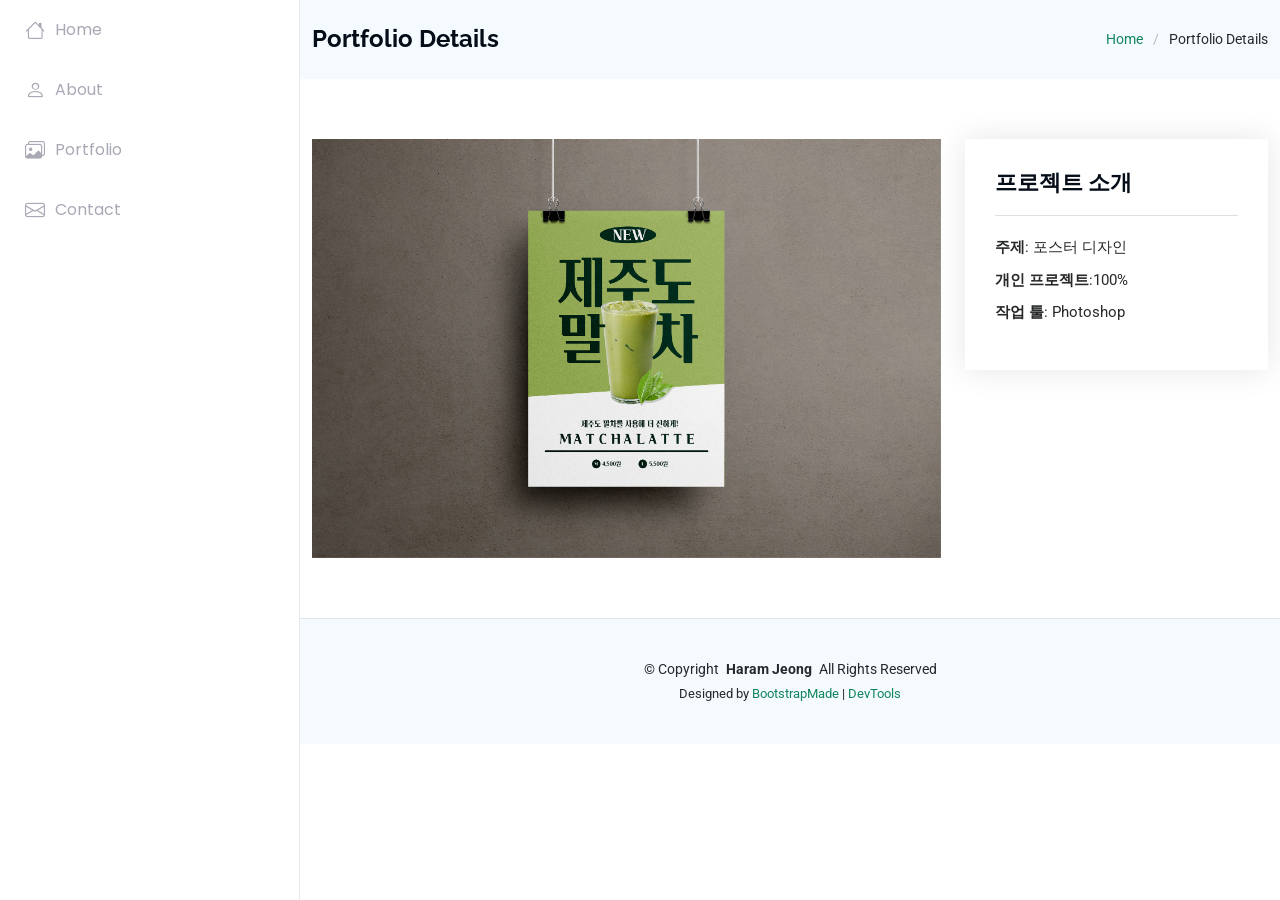
<file: portfolio-details-6.html>
<!DOCTYPE html>
<html lang="en">

<head>
  <meta charset="utf-8">
  <meta content="width=device-width, initial-scale=1.0" name="viewport">
  <title>Portfolio Details - iPortfolio Bootstrap Template</title>
  <meta content="" name="description">
  <meta content="" name="keywords">

  <!-- Favicons -->
  <link href="./assets/img/favicon.ico" rel="icon">
  <link href="./assets/img/애플.png" rel="apple-touch-icon">

  <!-- Fonts -->
  <link href="https://fonts.googleapis.com" rel="preconnect">
  <link href="https://fonts.gstatic.com" rel="preconnect" crossorigin>
  <link href="https://fonts.googleapis.com/css2?family=Roboto:ital,wght@0,100;0,300;0,400;0,500;0,700;0,900;1,100;1,300;1,400;1,500;1,700;1,900&family=Poppins:ital,wght@0,100;0,200;0,300;0,400;0,500;0,600;0,700;0,800;0,900;1,100;1,200;1,300;1,400;1,500;1,600;1,700;1,800;1,900&family=Raleway:ital,wght@0,100;0,200;0,300;0,400;0,500;0,600;0,700;0,800;0,900;1,100;1,200;1,300;1,400;1,500;1,600;1,700;1,800;1,900&display=swap" rel="stylesheet">

  <link rel="preconnect" href="https://fonts.googleapis.com">
  <link rel="preconnect" href="https://fonts.gstatic.com" crossorigin>
  <link href="https://fonts.googleapis.com/css2?family=Noto+Sans+KR:wght@100..900&display=swap" rel="stylesheet">

  <!-- Vendor CSS Files -->
  <link href="assets/vendor/bootstrap/css/bootstrap.min.css" rel="stylesheet">
  <link href="assets/vendor/bootstrap-icons/bootstrap-icons.css" rel="stylesheet">
  <link href="assets/vendor/aos/aos.css" rel="stylesheet">
  <link href="assets/vendor/glightbox/css/glightbox.min.css" rel="stylesheet">
  <link href="assets/vendor/swiper/swiper-bundle.min.css" rel="stylesheet">

  <!-- Main CSS File -->
  <link href="assets/css/main.css" rel="stylesheet">

  <!-- =======================================================
  * Template Name: iPortfolio
  * Template URL: https://bootstrapmade.com/iportfolio-bootstrap-portfolio-websites-template/
  * Updated: Jun 29 2024 with Bootstrap v5.3.3
  * Author: BootstrapMade.com
  * License: https://bootstrapmade.com/license/
  ======================================================== -->
</head>

<body class="portfolio-details-page">

  <header id="header" class="header d-flex flex-column">
    <i class="header-toggle d-xl-none bi bi-list"></i>

    


    <nav id="navmenu" class="navmenu">
      <ul>
        <li><a href="./index.html#home"><i class="bi bi-house navicon"></i>Home</a></li>
        <li><a href="./index.html#about"><i class="bi bi-person navicon"></i> About</a></li>
        <li><a href="./index.html#portfolio"><i class="bi bi-images navicon"></i> Portfolio</a></li>
        <!-- <li class="dropdown"><a href="#"><i class="bi bi-menu-button navicon"></i> <span>Dropdown</span> <i class="bi bi-chevron-down toggle-dropdown"></i></a>
          <ul>
            <li><a href="#">Dropdown 1</a></li>
            <li class="dropdown"><a href="#"><span>Deep Dropdown</span> <i class="bi bi-chevron-down toggle-dropdown"></i></a>
              <ul>
                <li><a href="#">Deep Dropdown 1</a></li>
                <li><a href="#">Deep Dropdown 2</a></li>
                <li><a href="#">Deep Dropdown 3</a></li>
                <li><a href="#">Deep Dropdown 4</a></li>
                <li><a href="#">Deep Dropdown 5</a></li>
              </ul>
            </li>
            <li><a href="#">Dropdown 2</a></li>
            <li><a href="#">Dropdown 3</a></li>
            <li><a href="#">Dropdown 4</a></li>
          </ul>
        </li> -->
        <li><a href="./index.html#contact"><i class="bi bi-envelope navicon"></i> Contact</a></li>
      </ul>
    </nav>

  </header>

  <main class="main">

    <!-- Page Title -->
    <div class="page-title light-background">
      <div class="container d-lg-flex justify-content-between align-items-center">
        <h1 class="mb-2 mb-lg-0">Portfolio Details</h1>
        <nav class="breadcrumbs">
          <ol>
            <li><a href="./index.html">Home</a></li>
            <li class="current">Portfolio Details</li>
          </ol>
        </nav>
      </div>
    </div><!-- End Page Title -->

    <!-- Portfolio Details Section -->
    <section id="portfolio-details-1" class="portfolio-details section">

      <div class="container" data-aos="fade-up" data-aos-delay="100">

        <div class="row gy-4">

          <div class="col-lg-8">
            <div class="portfolio-details-slider swiper init-swiper">

              <script type="application/json" class="swiper-config">
                {
                  "loop": true,
                  "speed": 600,
                  "autoplay": {
                    "delay": 5000
                  },
                  "slidesPerView": "auto",
                  "pagination": {
                    "el": ".swiper-pagination",
                    "type": "bullets",
                    "clickable": true
                  }
                }
              </script>

              <div class="swiper-wrapper align-items-center">

                <div class="swiper-slide">
                  <img src="./assets/img/portfolio/포스터제작 목업-정하람.jpg" alt="">
                </div>

              </div>
              <div class="swiper-pagination"></div>
            </div>
          </div>

          

          <div class="col-lg-4">
            <div class="portfolio-info" data-aos="fade-up" data-aos-delay="200">
              <h3>프로젝트 소개</h3>
              <ul>
                <li><strong>주제</strong>: 포스터 디자인</li>
                <li><strong>개인 프로젝트</strong>:100%</li>
                <li><strong>작업 툴</strong>: Photoshop</li>
              </ul>
            </div>
            <div class="portfolio-description" data-aos="fade-up" data-aos-delay="300">
              <!-- <h2>디자인 컨셉</h2> -->
              <p>
                
              </p>
            </div>
          </div>

          

        </div>

      </div>

    </section><!-- /Portfolio Details Section -->

  </main>

  <footer id="footer" class="footer position-relative light-background">

    <div class="container">
      <div class="copyright text-center ">
        <p>© <span>Copyright</span> <strong class="px-1 sitename">Haram Jeong</strong> <span>All Rights Reserved</span></p>
      </div>
      <div class="credits">
        <!-- All the links in the footer should remain intact. -->
        <!-- You can delete the links only if you've purchased the pro version. -->
        <!-- Licensing information: https://bootstrapmade.com/license/ -->
        <!-- Purchase the pro version with working PHP/AJAX contact form: [buy-url] -->
        Designed by <a href="https://bootstrapmade.com/">BootstrapMade</a> | <a href="https://bootstrapmade.com/tools/">DevTools</a>
      </div>
    </div>

  </footer>

  <!-- Scroll Top -->
  <a href="#" id="scroll-top" class="scroll-top d-flex align-items-center justify-content-center"><i class="bi bi-arrow-up-short"></i></a>

  <!-- Preloader -->
  <div id="preloader"></div>

  <!-- Vendor JS Files -->
  <script src="assets/vendor/bootstrap/js/bootstrap.bundle.min.js"></script>
  <script src="assets/vendor/php-email-form/validate.js"></script>
  <script src="assets/vendor/aos/aos.js"></script>
  <script src="assets/vendor/typed.js/typed.umd.js"></script>
  <script src="assets/vendor/purecounter/purecounter_vanilla.js"></script>
  <script src="assets/vendor/waypoints/noframework.waypoints.js"></script>
  <script src="assets/vendor/glightbox/js/glightbox.min.js"></script>
  <script src="assets/vendor/imagesloaded/imagesloaded.pkgd.min.js"></script>
  <script src="assets/vendor/isotope-layout/isotope.pkgd.min.js"></script>
  <script src="assets/vendor/swiper/swiper-bundle.min.js"></script>

  <!-- Main JS File -->
  <script src="assets/js/main.js"></script>

</body>

</html>
</file>
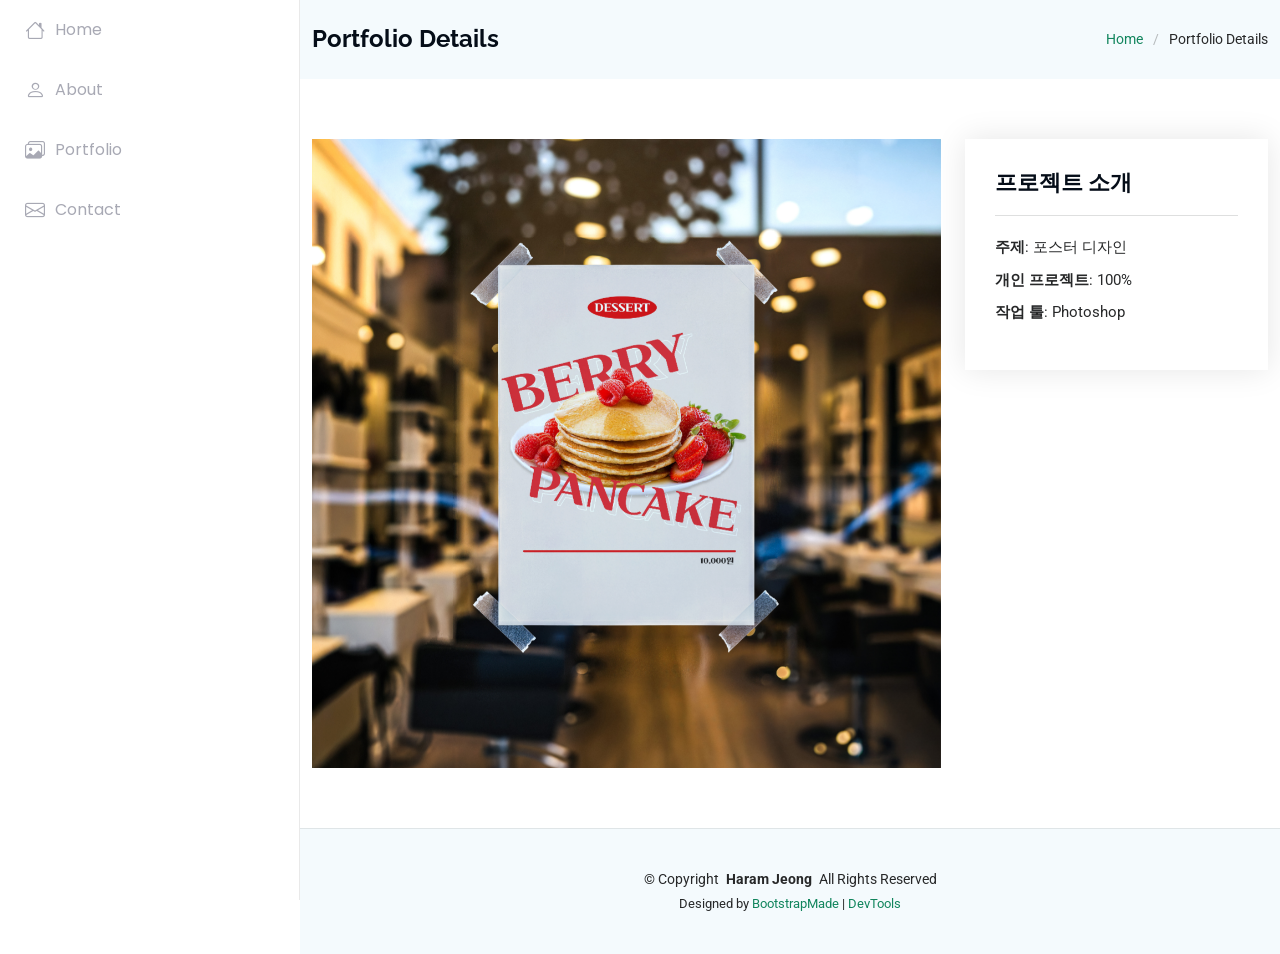
<file: portfolio-details-7.html>
<!DOCTYPE html>
<html lang="en">

<head>
  <meta charset="utf-8">
  <meta content="width=device-width, initial-scale=1.0" name="viewport">
  <title>Portfolio Details - iPortfolio Bootstrap Template</title>
  <meta content="" name="description">
  <meta content="" name="keywords">

  <!-- Favicons -->
  <link href="./assets/img/favicon.ico" rel="icon">
  <link href="./assets/img/애플.png" rel="apple-touch-icon">

  <!-- Fonts -->
  <link href="https://fonts.googleapis.com" rel="preconnect">
  <link href="https://fonts.gstatic.com" rel="preconnect" crossorigin>
  <link href="https://fonts.googleapis.com/css2?family=Roboto:ital,wght@0,100;0,300;0,400;0,500;0,700;0,900;1,100;1,300;1,400;1,500;1,700;1,900&family=Poppins:ital,wght@0,100;0,200;0,300;0,400;0,500;0,600;0,700;0,800;0,900;1,100;1,200;1,300;1,400;1,500;1,600;1,700;1,800;1,900&family=Raleway:ital,wght@0,100;0,200;0,300;0,400;0,500;0,600;0,700;0,800;0,900;1,100;1,200;1,300;1,400;1,500;1,600;1,700;1,800;1,900&display=swap" rel="stylesheet">

  <link rel="preconnect" href="https://fonts.googleapis.com">
  <link rel="preconnect" href="https://fonts.gstatic.com" crossorigin>
  <link href="https://fonts.googleapis.com/css2?family=Noto+Sans+KR:wght@100..900&display=swap" rel="stylesheet">

  <!-- Vendor CSS Files -->
  <link href="assets/vendor/bootstrap/css/bootstrap.min.css" rel="stylesheet">
  <link href="assets/vendor/bootstrap-icons/bootstrap-icons.css" rel="stylesheet">
  <link href="assets/vendor/aos/aos.css" rel="stylesheet">
  <link href="assets/vendor/glightbox/css/glightbox.min.css" rel="stylesheet">
  <link href="assets/vendor/swiper/swiper-bundle.min.css" rel="stylesheet">

  <!-- Main CSS File -->
  <link href="assets/css/main.css" rel="stylesheet">

  <!-- =======================================================
  * Template Name: iPortfolio
  * Template URL: https://bootstrapmade.com/iportfolio-bootstrap-portfolio-websites-template/
  * Updated: Jun 29 2024 with Bootstrap v5.3.3
  * Author: BootstrapMade.com
  * License: https://bootstrapmade.com/license/
  ======================================================== -->
</head>

<body class="portfolio-details-page">

  <header id="header" class="header d-flex flex-column">
    <i class="header-toggle d-xl-none bi bi-list"></i>

    


    <nav id="navmenu" class="navmenu">
      <ul>
        <li><a href="./index.html#home"><i class="bi bi-house navicon"></i>Home</a></li>
        <li><a href="./index.html#about"><i class="bi bi-person navicon"></i> About</a></li>
        <li><a href="./index.html#portfolio"><i class="bi bi-images navicon"></i> Portfolio</a></li>
        <!-- <li class="dropdown"><a href="#"><i class="bi bi-menu-button navicon"></i> <span>Dropdown</span> <i class="bi bi-chevron-down toggle-dropdown"></i></a>
          <ul>
            <li><a href="#">Dropdown 1</a></li>
            <li class="dropdown"><a href="#"><span>Deep Dropdown</span> <i class="bi bi-chevron-down toggle-dropdown"></i></a>
              <ul>
                <li><a href="#">Deep Dropdown 1</a></li>
                <li><a href="#">Deep Dropdown 2</a></li>
                <li><a href="#">Deep Dropdown 3</a></li>
                <li><a href="#">Deep Dropdown 4</a></li>
                <li><a href="#">Deep Dropdown 5</a></li>
              </ul>
            </li>
            <li><a href="#">Dropdown 2</a></li>
            <li><a href="#">Dropdown 3</a></li>
            <li><a href="#">Dropdown 4</a></li>
          </ul>
        </li> -->
        <li><a href="./index.html#contact"><i class="bi bi-envelope navicon"></i> Contact</a></li>
      </ul>
    </nav>

  </header>

  <main class="main">

    <!-- Page Title -->
    <div class="page-title light-background">
      <div class="container d-lg-flex justify-content-between align-items-center">
        <h1 class="mb-2 mb-lg-0">Portfolio Details</h1>
        <nav class="breadcrumbs">
          <ol>
            <li><a href="./index.html">Home</a></li>
            <li class="current">Portfolio Details</li>
          </ol>
        </nav>
      </div>
    </div><!-- End Page Title -->

    <!-- Portfolio Details Section -->
    <section id="portfolio-details-1" class="portfolio-details section">

      <div class="container" data-aos="fade-up" data-aos-delay="100">

        <div class="row gy-4">

          <div class="col-lg-8">
            <div class="portfolio-details-slider swiper init-swiper">

              <script type="application/json" class="swiper-config">
                {
                  "loop": true,
                  "speed": 600,
                  "autoplay": {
                    "delay": 5000
                  },
                  "slidesPerView": "auto",
                  "pagination": {
                    "el": ".swiper-pagination",
                    "type": "bullets",
                    "clickable": true
                  }
                }
              </script>

              <div class="swiper-wrapper align-items-center">

                <div class="swiper-slide">
                  <img src="./assets/img/portfolio/팬케이크 목업.jpg" alt="">
                </div>

              </div>
              <div class="swiper-pagination"></div>
            </div>
          </div>

          

          <div class="col-lg-4">
            <div class="portfolio-info" data-aos="fade-up" data-aos-delay="200">
              <h3>프로젝트 소개</h3>
              <ul>
                <li><strong>주제</strong>: 포스터 디자인</li>
                <li><strong>개인 프로젝트</strong>: 100%</li>
                <li><strong>작업 툴</strong>: Photoshop</li>
              </ul>
            </div>
            <div class="portfolio-description" data-aos="fade-up" data-aos-delay="300">
              <!-- <h2>디자인 컨셉</h2> -->
              <p>
                
              </p>
            </div>
          </div>

          

        </div>

      </div>

    </section><!-- /Portfolio Details Section -->

  </main>

  <footer id="footer" class="footer position-relative light-background">

    <div class="container">
      <div class="copyright text-center ">
        <p>© <span>Copyright</span> <strong class="px-1 sitename">Haram Jeong</strong> <span>All Rights Reserved</span></p>
      </div>
      <div class="credits">
        <!-- All the links in the footer should remain intact. -->
        <!-- You can delete the links only if you've purchased the pro version. -->
        <!-- Licensing information: https://bootstrapmade.com/license/ -->
        <!-- Purchase the pro version with working PHP/AJAX contact form: [buy-url] -->
        Designed by <a href="https://bootstrapmade.com/">BootstrapMade</a> | <a href="https://bootstrapmade.com/tools/">DevTools</a>
      </div>
    </div>

  </footer>

  <!-- Scroll Top -->
  <a href="#" id="scroll-top" class="scroll-top d-flex align-items-center justify-content-center"><i class="bi bi-arrow-up-short"></i></a>

  <!-- Preloader -->
  <div id="preloader"></div>

  <!-- Vendor JS Files -->
  <script src="assets/vendor/bootstrap/js/bootstrap.bundle.min.js"></script>
  <script src="assets/vendor/php-email-form/validate.js"></script>
  <script src="assets/vendor/aos/aos.js"></script>
  <script src="assets/vendor/typed.js/typed.umd.js"></script>
  <script src="assets/vendor/purecounter/purecounter_vanilla.js"></script>
  <script src="assets/vendor/waypoints/noframework.waypoints.js"></script>
  <script src="assets/vendor/glightbox/js/glightbox.min.js"></script>
  <script src="assets/vendor/imagesloaded/imagesloaded.pkgd.min.js"></script>
  <script src="assets/vendor/isotope-layout/isotope.pkgd.min.js"></script>
  <script src="assets/vendor/swiper/swiper-bundle.min.js"></script>

  <!-- Main JS File -->
  <script src="assets/js/main.js"></script>

</body>

</html>
</file>
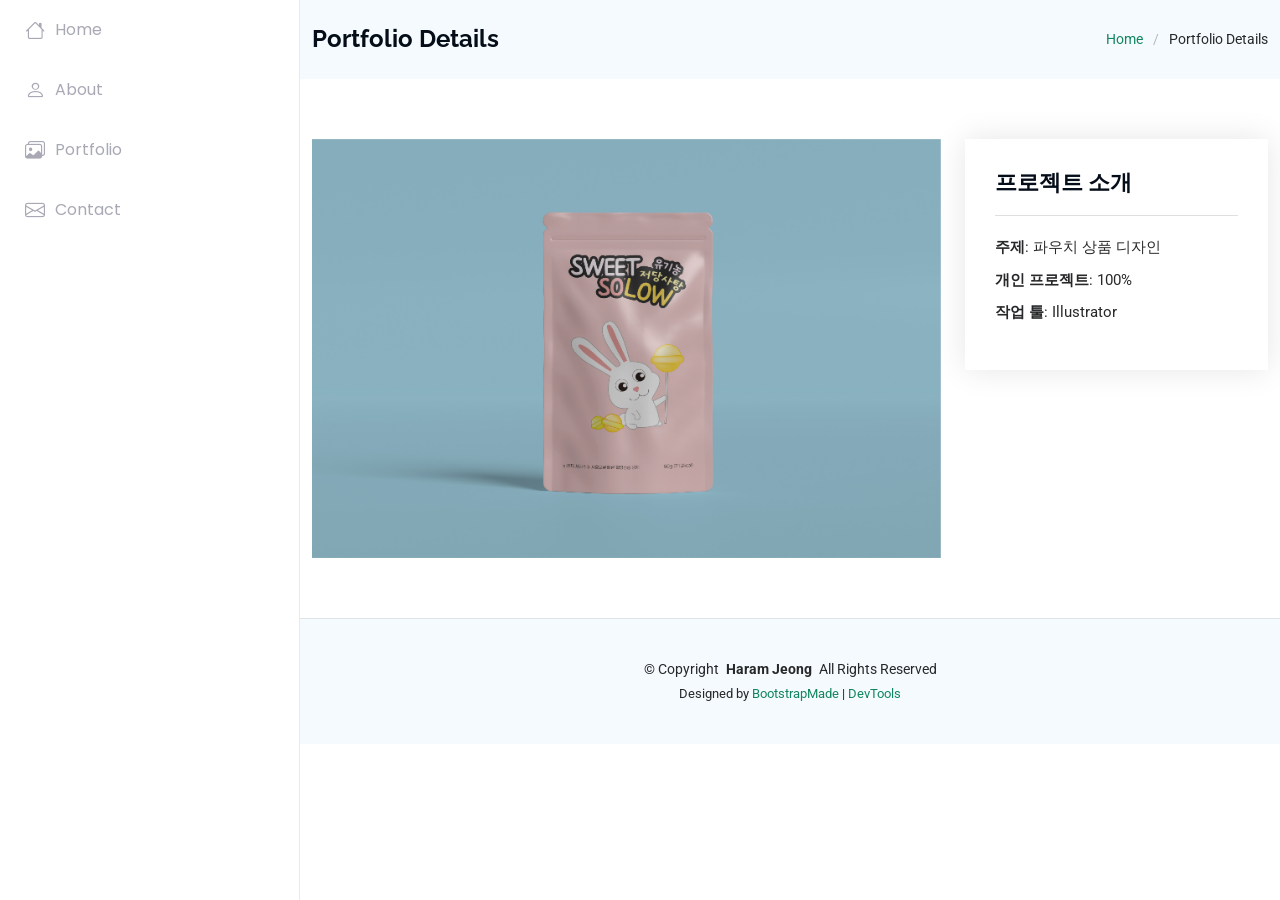
<file: portfolio-details-8.html>
<!DOCTYPE html>
<html lang="en">

<head>
  <meta charset="utf-8">
  <meta content="width=device-width, initial-scale=1.0" name="viewport">
  <title>Portfolio Details - iPortfolio Bootstrap Template</title>
  <meta content="" name="description">
  <meta content="" name="keywords">

  <!-- Favicons -->
  <link href="./assets/img/favicon.ico" rel="icon">
  <link href="./assets/img/애플.png" rel="apple-touch-icon">

  <!-- Fonts -->
  <link href="https://fonts.googleapis.com" rel="preconnect">
  <link href="https://fonts.gstatic.com" rel="preconnect" crossorigin>
  <link href="https://fonts.googleapis.com/css2?family=Roboto:ital,wght@0,100;0,300;0,400;0,500;0,700;0,900;1,100;1,300;1,400;1,500;1,700;1,900&family=Poppins:ital,wght@0,100;0,200;0,300;0,400;0,500;0,600;0,700;0,800;0,900;1,100;1,200;1,300;1,400;1,500;1,600;1,700;1,800;1,900&family=Raleway:ital,wght@0,100;0,200;0,300;0,400;0,500;0,600;0,700;0,800;0,900;1,100;1,200;1,300;1,400;1,500;1,600;1,700;1,800;1,900&display=swap" rel="stylesheet">

  <link rel="preconnect" href="https://fonts.googleapis.com">
  <link rel="preconnect" href="https://fonts.gstatic.com" crossorigin>
  <link href="https://fonts.googleapis.com/css2?family=Noto+Sans+KR:wght@100..900&display=swap" rel="stylesheet">

  <!-- Vendor CSS Files -->
  <link href="assets/vendor/bootstrap/css/bootstrap.min.css" rel="stylesheet">
  <link href="assets/vendor/bootstrap-icons/bootstrap-icons.css" rel="stylesheet">
  <link href="assets/vendor/aos/aos.css" rel="stylesheet">
  <link href="assets/vendor/glightbox/css/glightbox.min.css" rel="stylesheet">
  <link href="assets/vendor/swiper/swiper-bundle.min.css" rel="stylesheet">

  <!-- Main CSS File -->
  <link href="assets/css/main.css" rel="stylesheet">

  <!-- =======================================================
  * Template Name: iPortfolio
  * Template URL: https://bootstrapmade.com/iportfolio-bootstrap-portfolio-websites-template/
  * Updated: Jun 29 2024 with Bootstrap v5.3.3
  * Author: BootstrapMade.com
  * License: https://bootstrapmade.com/license/
  ======================================================== -->
</head>

<body class="portfolio-details-page">

  <header id="header" class="header d-flex flex-column">
    <i class="header-toggle d-xl-none bi bi-list"></i>

    


    <nav id="navmenu" class="navmenu">
      <ul>
        <li><a href="./index.html#home"><i class="bi bi-house navicon"></i>Home</a></li>
        <li><a href="./index.html#about"><i class="bi bi-person navicon"></i> About</a></li>
        <li><a href="./index.html#portfolio"><i class="bi bi-images navicon"></i> Portfolio</a></li>
        <!-- <li class="dropdown"><a href="#"><i class="bi bi-menu-button navicon"></i> <span>Dropdown</span> <i class="bi bi-chevron-down toggle-dropdown"></i></a>
          <ul>
            <li><a href="#">Dropdown 1</a></li>
            <li class="dropdown"><a href="#"><span>Deep Dropdown</span> <i class="bi bi-chevron-down toggle-dropdown"></i></a>
              <ul>
                <li><a href="#">Deep Dropdown 1</a></li>
                <li><a href="#">Deep Dropdown 2</a></li>
                <li><a href="#">Deep Dropdown 3</a></li>
                <li><a href="#">Deep Dropdown 4</a></li>
                <li><a href="#">Deep Dropdown 5</a></li>
              </ul>
            </li>
            <li><a href="#">Dropdown 2</a></li>
            <li><a href="#">Dropdown 3</a></li>
            <li><a href="#">Dropdown 4</a></li>
          </ul>
        </li> -->
        <li><a href="./index.html#contact"><i class="bi bi-envelope navicon"></i> Contact</a></li>
      </ul>
    </nav>

  </header>

  <main class="main">

    <!-- Page Title -->
    <div class="page-title light-background">
      <div class="container d-lg-flex justify-content-between align-items-center">
        <h1 class="mb-2 mb-lg-0">Portfolio Details</h1>
        <nav class="breadcrumbs">
          <ol>
            <li><a href="./index.html">Home</a></li>
            <li class="current">Portfolio Details</li>
          </ol>
        </nav>
      </div>
    </div><!-- End Page Title -->

    <!-- Portfolio Details Section -->
    <section id="portfolio-details-1" class="portfolio-details section">

      <div class="container" data-aos="fade-up" data-aos-delay="100">

        <div class="row gy-4">

          <div class="col-lg-8">
            <div class="portfolio-details-slider swiper init-swiper">

              <script type="application/json" class="swiper-config">
                {
                  "loop": true,
                  "speed": 600,
                  "autoplay": {
                    "delay": 5000
                  },
                  "slidesPerView": "auto",
                  "pagination": {
                    "el": ".swiper-pagination",
                    "type": "bullets",
                    "clickable": true
                  }
                }
              </script>

              <div class="swiper-wrapper align-items-center">

                <div class="swiper-slide">
                  <img src="./assets/img/portfolio/파우치-목업2-수정.jpg" alt="">
                </div>

              </div>
              <div class="swiper-pagination"></div>
            </div>
          </div>

          

          <div class="col-lg-4">
            <div class="portfolio-info" data-aos="fade-up" data-aos-delay="200">
              <h3>프로젝트 소개</h3>
              <ul>
                <li><strong>주제</strong>: 파우치 상품 디자인</li>
                <li><strong>개인 프로젝트</strong>: 100%</li>
                <li><strong>작업 툴</strong>: Illustrator</li>
              </ul>
            </div>
            <div class="portfolio-description" data-aos="fade-up" data-aos-delay="300">
              <!-- <h2>디자인 컨셉</h2> -->
              <p>
                
              </p>
            </div>
          </div>

          

        </div>

      </div>

    </section><!-- /Portfolio Details Section -->

  </main>

  <footer id="footer" class="footer position-relative light-background">

    <div class="container">
      <div class="copyright text-center ">
        <p>© <span>Copyright</span> <strong class="px-1 sitename">Haram Jeong</strong> <span>All Rights Reserved</span></p>
      </div>
      <div class="credits">
        <!-- All the links in the footer should remain intact. -->
        <!-- You can delete the links only if you've purchased the pro version. -->
        <!-- Licensing information: https://bootstrapmade.com/license/ -->
        <!-- Purchase the pro version with working PHP/AJAX contact form: [buy-url] -->
        Designed by <a href="https://bootstrapmade.com/">BootstrapMade</a> | <a href="https://bootstrapmade.com/tools/">DevTools</a>
      </div>
    </div>

  </footer>

  <!-- Scroll Top -->
  <a href="#" id="scroll-top" class="scroll-top d-flex align-items-center justify-content-center"><i class="bi bi-arrow-up-short"></i></a>

  <!-- Preloader -->
  <div id="preloader"></div>

  <!-- Vendor JS Files -->
  <script src="assets/vendor/bootstrap/js/bootstrap.bundle.min.js"></script>
  <script src="assets/vendor/php-email-form/validate.js"></script>
  <script src="assets/vendor/aos/aos.js"></script>
  <script src="assets/vendor/typed.js/typed.umd.js"></script>
  <script src="assets/vendor/purecounter/purecounter_vanilla.js"></script>
  <script src="assets/vendor/waypoints/noframework.waypoints.js"></script>
  <script src="assets/vendor/glightbox/js/glightbox.min.js"></script>
  <script src="assets/vendor/imagesloaded/imagesloaded.pkgd.min.js"></script>
  <script src="assets/vendor/isotope-layout/isotope.pkgd.min.js"></script>
  <script src="assets/vendor/swiper/swiper-bundle.min.js"></script>

  <!-- Main JS File -->
  <script src="assets/js/main.js"></script>

</body>

</html>
</file>
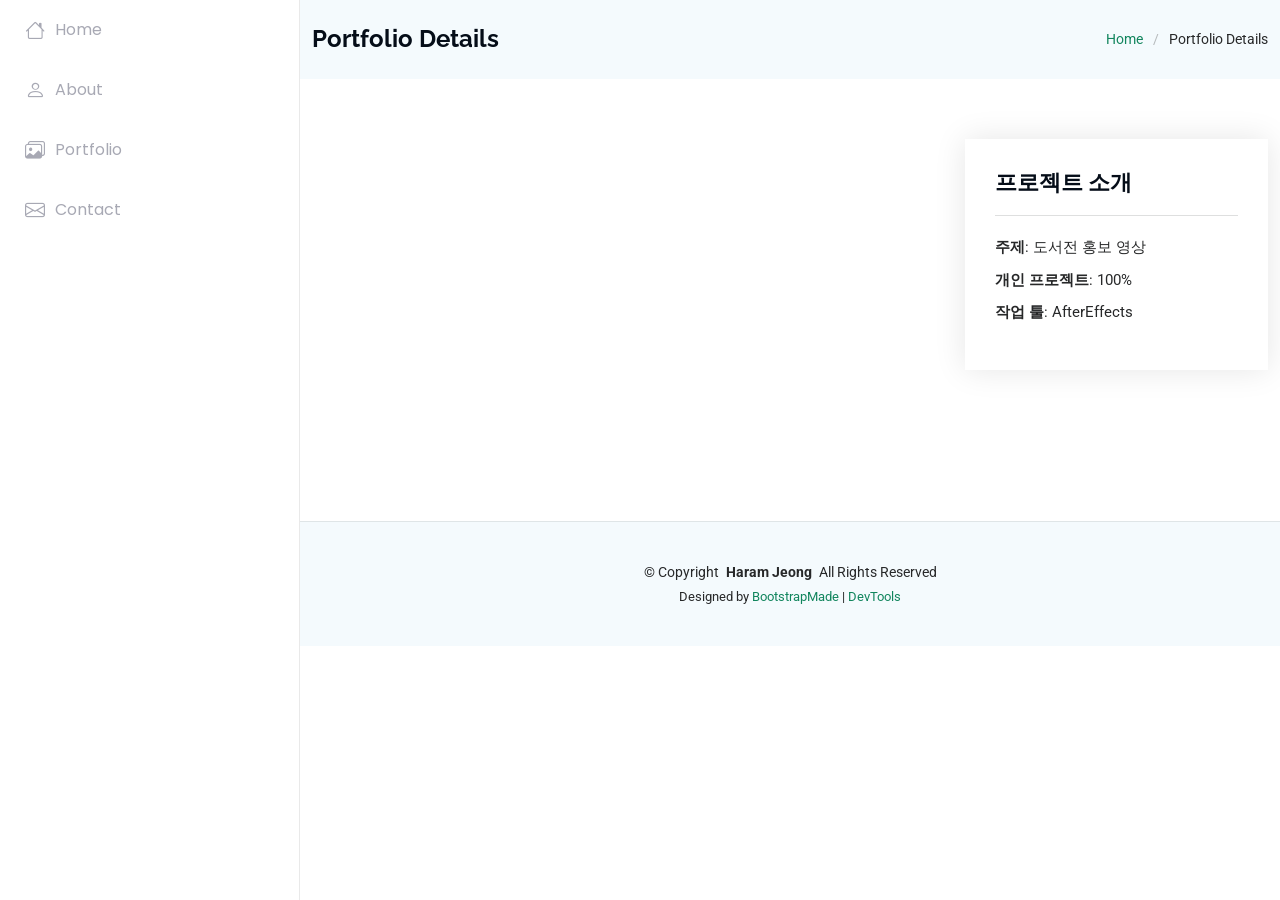
<file: portfolio-details-9.html>
<!DOCTYPE html>
<html lang="en">

<head>
  <meta charset="utf-8">
  <meta content="width=device-width, initial-scale=1.0" name="viewport">
  <title>Portfolio Details - iPortfolio Bootstrap Template</title>
  <meta content="" name="description">
  <meta content="" name="keywords">

  <!-- Favicons -->
  <link href="./assets/img/favicon.ico" rel="icon">
  <link href="./assets/img/애플.png" rel="apple-touch-icon">

  <!-- Fonts -->
  <link href="https://fonts.googleapis.com" rel="preconnect">
  <link href="https://fonts.gstatic.com" rel="preconnect" crossorigin>
  <link href="https://fonts.googleapis.com/css2?family=Roboto:ital,wght@0,100;0,300;0,400;0,500;0,700;0,900;1,100;1,300;1,400;1,500;1,700;1,900&family=Poppins:ital,wght@0,100;0,200;0,300;0,400;0,500;0,600;0,700;0,800;0,900;1,100;1,200;1,300;1,400;1,500;1,600;1,700;1,800;1,900&family=Raleway:ital,wght@0,100;0,200;0,300;0,400;0,500;0,600;0,700;0,800;0,900;1,100;1,200;1,300;1,400;1,500;1,600;1,700;1,800;1,900&display=swap" rel="stylesheet">

  <link rel="preconnect" href="https://fonts.googleapis.com">
  <link rel="preconnect" href="https://fonts.gstatic.com" crossorigin>
  <link href="https://fonts.googleapis.com/css2?family=Noto+Sans+KR:wght@100..900&display=swap" rel="stylesheet">

  <!-- Vendor CSS Files -->
  <link href="assets/vendor/bootstrap/css/bootstrap.min.css" rel="stylesheet">
  <link href="assets/vendor/bootstrap-icons/bootstrap-icons.css" rel="stylesheet">
  <link href="assets/vendor/aos/aos.css" rel="stylesheet">
  <link href="assets/vendor/glightbox/css/glightbox.min.css" rel="stylesheet">
  <link href="assets/vendor/swiper/swiper-bundle.min.css" rel="stylesheet">

  <!-- Main CSS File -->
  <link href="assets/css/main.css" rel="stylesheet">

  <!-- =======================================================
  * Template Name: iPortfolio
  * Template URL: https://bootstrapmade.com/iportfolio-bootstrap-portfolio-websites-template/
  * Updated: Jun 29 2024 with Bootstrap v5.3.3
  * Author: BootstrapMade.com
  * License: https://bootstrapmade.com/license/
  ======================================================== -->
</head>

<body class="portfolio-details-page">

  <header id="header" class="header d-flex flex-column">
    <i class="header-toggle d-xl-none bi bi-list"></i>

    


    <nav id="navmenu" class="navmenu">
      <ul>
        <li><a href="./index.html#home"><i class="bi bi-house navicon"></i>Home</a></li>
        <li><a href="./index.html#about"><i class="bi bi-person navicon"></i> About</a></li>
        <li><a href="./index.html#portfolio"><i class="bi bi-images navicon"></i> Portfolio</a></li>
        <!-- <li class="dropdown"><a href="#"><i class="bi bi-menu-button navicon"></i> <span>Dropdown</span> <i class="bi bi-chevron-down toggle-dropdown"></i></a>
          <ul>
            <li><a href="#">Dropdown 1</a></li>
            <li class="dropdown"><a href="#"><span>Deep Dropdown</span> <i class="bi bi-chevron-down toggle-dropdown"></i></a>
              <ul>
                <li><a href="#">Deep Dropdown 1</a></li>
                <li><a href="#">Deep Dropdown 2</a></li>
                <li><a href="#">Deep Dropdown 3</a></li>
                <li><a href="#">Deep Dropdown 4</a></li>
                <li><a href="#">Deep Dropdown 5</a></li>
              </ul>
            </li>
            <li><a href="#">Dropdown 2</a></li>
            <li><a href="#">Dropdown 3</a></li>
            <li><a href="#">Dropdown 4</a></li>
          </ul>
        </li> -->
        <li><a href="./index.html#contact"><i class="bi bi-envelope navicon"></i> Contact</a></li>
      </ul>
    </nav>

  </header>

  <main class="main">

    <!-- Page Title -->
    <div class="page-title light-background">
      <div class="container d-lg-flex justify-content-between align-items-center">
        <h1 class="mb-2 mb-lg-0">Portfolio Details</h1>
        <nav class="breadcrumbs">
          <ol>
            <li><a href="./index.html">Home</a></li>
            <li class="current">Portfolio Details</li>
          </ol>
        </nav>
      </div>
    </div><!-- End Page Title -->

    <!-- Portfolio Details Section -->
    <section id="portfolio-details-1" class="portfolio-details section">

      <div class="container" data-aos="fade-up" data-aos-delay="100">

        <div class="row gy-4">

          <div class="col-lg-8">
            <div class="portfolio-details-slider swiper init-swiper">

              <script type="application/json" class="swiper-config">
                {
                  "loop": true,
                  "speed": 600,
                  "autoplay": {
                    "delay": 5000
                  },
                  "slidesPerView": "auto",
                  "pagination": {
                    "el": ".swiper-pagination",
                    "type": "bullets",
                    "clickable": true
                  }
                }
              </script>

              <div class="swiper-wrapper align-items-center">

                <div class="swiper-slide">
                  <iframe width="560" height="315" src="https://www.youtube.com/embed/le4bXNrNcV4?autoplay=1&mute=1"></iframe>
                </div>

              </div>
              <div class="swiper-pagination"></div>
            </div>
          </div>

          

          <div class="col-lg-4">
            <div class="portfolio-info" data-aos="fade-up" data-aos-delay="200">
              <h3>프로젝트 소개</h3>
              <ul>
                <li><strong>주제</strong>: 도서전 홍보 영상</li>
                <li><strong>개인 프로젝트</strong>: 100%</li>
                <li><strong>작업 툴</strong>: AfterEffects</li>
              </ul>
            </div>
            <div class="portfolio-description" data-aos="fade-up" data-aos-delay="300">
              <!-- <h2>영상 컨셉</h2> -->
              <p>
                
            </div>
          </div>

          

        </div>

      </div>

    </section><!-- /Portfolio Details Section -->

  </main>

  <footer id="footer" class="footer position-relative light-background">

    <div class="container">
      <div class="copyright text-center ">
        <p>© <span>Copyright</span> <strong class="px-1 sitename">Haram Jeong</strong> <span>All Rights Reserved</span></p>
      </div>
      <div class="credits">
        <!-- All the links in the footer should remain intact. -->
        <!-- You can delete the links only if you've purchased the pro version. -->
        <!-- Licensing information: https://bootstrapmade.com/license/ -->
        <!-- Purchase the pro version with working PHP/AJAX contact form: [buy-url] -->
        Designed by <a href="https://bootstrapmade.com/">BootstrapMade</a> | <a href="https://bootstrapmade.com/tools/">DevTools</a>
      </div>
    </div>

  </footer>

  <!-- Scroll Top -->
  <a href="#" id="scroll-top" class="scroll-top d-flex align-items-center justify-content-center"><i class="bi bi-arrow-up-short"></i></a>

  <!-- Preloader -->
  <div id="preloader"></div>

  <!-- Vendor JS Files -->
  <script src="assets/vendor/bootstrap/js/bootstrap.bundle.min.js"></script>
  <script src="assets/vendor/php-email-form/validate.js"></script>
  <script src="assets/vendor/aos/aos.js"></script>
  <script src="assets/vendor/typed.js/typed.umd.js"></script>
  <script src="assets/vendor/purecounter/purecounter_vanilla.js"></script>
  <script src="assets/vendor/waypoints/noframework.waypoints.js"></script>
  <script src="assets/vendor/glightbox/js/glightbox.min.js"></script>
  <script src="assets/vendor/imagesloaded/imagesloaded.pkgd.min.js"></script>
  <script src="assets/vendor/isotope-layout/isotope.pkgd.min.js"></script>
  <script src="assets/vendor/swiper/swiper-bundle.min.js"></script>

  <!-- Main JS File -->
  <script src="assets/js/main.js"></script>

</body>

</html>
</file>
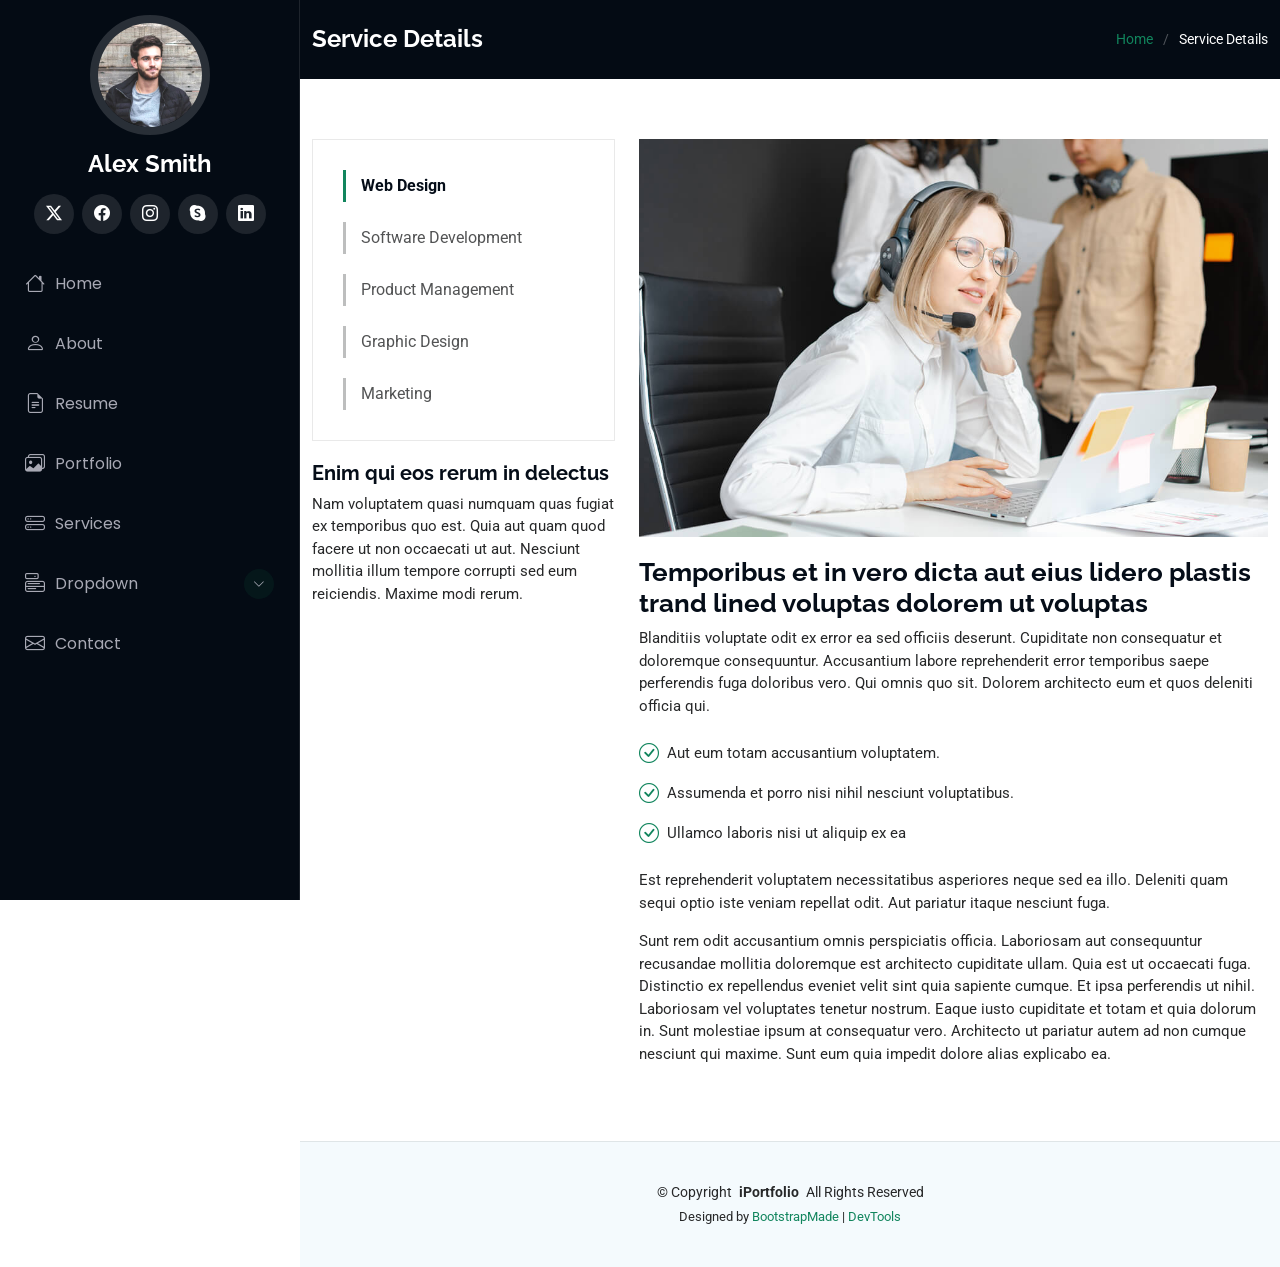
<file: service-details.html>
<!DOCTYPE html>
<html lang="en">

<head>
  <meta charset="utf-8">
  <meta content="width=device-width, initial-scale=1.0" name="viewport">
  <title>Service Details - iPortfolio Bootstrap Template</title>
  <meta content="" name="description">
  <meta content="" name="keywords">

  <!-- Favicons -->
  <link href="assets/img/favicon.png" rel="icon">
  <link href="assets/img/apple-touch-icon.png" rel="apple-touch-icon">

  <!-- Fonts -->
  <link href="https://fonts.googleapis.com" rel="preconnect">
  <link href="https://fonts.gstatic.com" rel="preconnect" crossorigin>
  <link href="https://fonts.googleapis.com/css2?family=Roboto:ital,wght@0,100;0,300;0,400;0,500;0,700;0,900;1,100;1,300;1,400;1,500;1,700;1,900&family=Poppins:ital,wght@0,100;0,200;0,300;0,400;0,500;0,600;0,700;0,800;0,900;1,100;1,200;1,300;1,400;1,500;1,600;1,700;1,800;1,900&family=Raleway:ital,wght@0,100;0,200;0,300;0,400;0,500;0,600;0,700;0,800;0,900;1,100;1,200;1,300;1,400;1,500;1,600;1,700;1,800;1,900&display=swap" rel="stylesheet">

  <!-- Vendor CSS Files -->
  <link href="assets/vendor/bootstrap/css/bootstrap.min.css" rel="stylesheet">
  <link href="assets/vendor/bootstrap-icons/bootstrap-icons.css" rel="stylesheet">
  <link href="assets/vendor/aos/aos.css" rel="stylesheet">
  <link href="assets/vendor/glightbox/css/glightbox.min.css" rel="stylesheet">
  <link href="assets/vendor/swiper/swiper-bundle.min.css" rel="stylesheet">

  <!-- Main CSS File -->
  <link href="assets/css/main.css" rel="stylesheet">

  <!-- =======================================================
  * Template Name: iPortfolio
  * Template URL: https://bootstrapmade.com/iportfolio-bootstrap-portfolio-websites-template/
  * Updated: Jun 29 2024 with Bootstrap v5.3.3
  * Author: BootstrapMade.com
  * License: https://bootstrapmade.com/license/
  ======================================================== -->
</head>

<body class="service-details-page">

  <header id="header" class="header dark-background d-flex flex-column">
    <i class="header-toggle d-xl-none bi bi-list"></i>

    <div class="profile-img">
      <img src="assets/img/my-profile-img.jpg" alt="" class="img-fluid rounded-circle">
    </div>

    <a href="index.html" class="logo d-flex align-items-center justify-content-center">
      <!-- Uncomment the line below if you also wish to use an image logo -->
      <!-- <img src="assets/img/logo.png" alt=""> -->
      <h1 class="sitename">Alex Smith</h1>
    </a>

    <div class="social-links text-center">
      <a href="#" class="twitter"><i class="bi bi-twitter-x"></i></a>
      <a href="#" class="facebook"><i class="bi bi-facebook"></i></a>
      <a href="#" class="instagram"><i class="bi bi-instagram"></i></a>
      <a href="#" class="google-plus"><i class="bi bi-skype"></i></a>
      <a href="#" class="linkedin"><i class="bi bi-linkedin"></i></a>
    </div>

    <nav id="navmenu" class="navmenu">
      <ul>
        <li><a href="#hero"><i class="bi bi-house navicon"></i>Home</a></li>
        <li><a href="#about"><i class="bi bi-person navicon"></i> About</a></li>
        <li><a href="#resume"><i class="bi bi-file-earmark-text navicon"></i> Resume</a></li>
        <li><a href="#portfolio"><i class="bi bi-images navicon"></i> Portfolio</a></li>
        <li><a href="#services"><i class="bi bi-hdd-stack navicon"></i> Services</a></li>
        <li class="dropdown"><a href="#"><i class="bi bi-menu-button navicon"></i> <span>Dropdown</span> <i class="bi bi-chevron-down toggle-dropdown"></i></a>
          <ul>
            <li><a href="#">Dropdown 1</a></li>
            <li class="dropdown"><a href="#"><span>Deep Dropdown</span> <i class="bi bi-chevron-down toggle-dropdown"></i></a>
              <ul>
                <li><a href="#">Deep Dropdown 1</a></li>
                <li><a href="#">Deep Dropdown 2</a></li>
                <li><a href="#">Deep Dropdown 3</a></li>
                <li><a href="#">Deep Dropdown 4</a></li>
                <li><a href="#">Deep Dropdown 5</a></li>
              </ul>
            </li>
            <li><a href="#">Dropdown 2</a></li>
            <li><a href="#">Dropdown 3</a></li>
            <li><a href="#">Dropdown 4</a></li>
          </ul>
        </li>
        <li><a href="#contact"><i class="bi bi-envelope navicon"></i> Contact</a></li>
      </ul>
    </nav>

  </header>

  <main class="main">

    <!-- Page Title -->
    <div class="page-title dark-background">
      <div class="container d-lg-flex justify-content-between align-items-center">
        <h1 class="mb-2 mb-lg-0">Service Details</h1>
        <nav class="breadcrumbs">
          <ol>
            <li><a href="index.html">Home</a></li>
            <li class="current">Service Details</li>
          </ol>
        </nav>
      </div>
    </div><!-- End Page Title -->

    <!-- Service Details Section -->
    <section id="service-details" class="service-details section">

      <div class="container">

        <div class="row gy-4">

          <div class="col-lg-4" data-aos="fade-up" data-aos-delay="100">
            <div class="services-list">
              <a href="#" class="active">Web Design</a>
              <a href="#">Software Development</a>
              <a href="#">Product Management</a>
              <a href="#">Graphic Design</a>
              <a href="#">Marketing</a>
            </div>

            <h4>Enim qui eos rerum in delectus</h4>
            <p>Nam voluptatem quasi numquam quas fugiat ex temporibus quo est. Quia aut quam quod facere ut non occaecati ut aut. Nesciunt mollitia illum tempore corrupti sed eum reiciendis. Maxime modi rerum.</p>
          </div>

          <div class="col-lg-8" data-aos="fade-up" data-aos-delay="200">
            <img src="assets/img/services.jpg" alt="" class="img-fluid services-img">
            <h3>Temporibus et in vero dicta aut eius lidero plastis trand lined voluptas dolorem ut voluptas</h3>
            <p>
              Blanditiis voluptate odit ex error ea sed officiis deserunt. Cupiditate non consequatur et doloremque consequuntur. Accusantium labore reprehenderit error temporibus saepe perferendis fuga doloribus vero. Qui omnis quo sit. Dolorem architecto eum et quos deleniti officia qui.
            </p>
            <ul>
              <li><i class="bi bi-check-circle"></i> <span>Aut eum totam accusantium voluptatem.</span></li>
              <li><i class="bi bi-check-circle"></i> <span>Assumenda et porro nisi nihil nesciunt voluptatibus.</span></li>
              <li><i class="bi bi-check-circle"></i> <span>Ullamco laboris nisi ut aliquip ex ea</span></li>
            </ul>
            <p>
              Est reprehenderit voluptatem necessitatibus asperiores neque sed ea illo. Deleniti quam sequi optio iste veniam repellat odit. Aut pariatur itaque nesciunt fuga.
            </p>
            <p>
              Sunt rem odit accusantium omnis perspiciatis officia. Laboriosam aut consequuntur recusandae mollitia doloremque est architecto cupiditate ullam. Quia est ut occaecati fuga. Distinctio ex repellendus eveniet velit sint quia sapiente cumque. Et ipsa perferendis ut nihil. Laboriosam vel voluptates tenetur nostrum. Eaque iusto cupiditate et totam et quia dolorum in. Sunt molestiae ipsum at consequatur vero. Architecto ut pariatur autem ad non cumque nesciunt qui maxime. Sunt eum quia impedit dolore alias explicabo ea.
            </p>
          </div>

        </div>

      </div>

    </section><!-- /Service Details Section -->

  </main>

  <footer id="footer" class="footer position-relative light-background">

    <div class="container">
      <div class="copyright text-center ">
        <p>© <span>Copyright</span> <strong class="px-1 sitename">iPortfolio</strong> <span>All Rights Reserved</span></p>
      </div>
      <div class="credits">
        <!-- All the links in the footer should remain intact. -->
        <!-- You can delete the links only if you've purchased the pro version. -->
        <!-- Licensing information: https://bootstrapmade.com/license/ -->
        <!-- Purchase the pro version with working PHP/AJAX contact form: [buy-url] -->
        Designed by <a href="https://bootstrapmade.com/">BootstrapMade</a> | <a href="https://bootstrapmade.com/tools/">DevTools</a>
      </div>
    </div>

  </footer>

  <!-- Scroll Top -->
  <a href="#" id="scroll-top" class="scroll-top d-flex align-items-center justify-content-center"><i class="bi bi-arrow-up-short"></i></a>

  <!-- Preloader -->
  <div id="preloader"></div>

  <!-- Vendor JS Files -->
  <script src="assets/vendor/bootstrap/js/bootstrap.bundle.min.js"></script>
  <script src="assets/vendor/php-email-form/validate.js"></script>
  <script src="assets/vendor/aos/aos.js"></script>
  <script src="assets/vendor/typed.js/typed.umd.js"></script>
  <script src="assets/vendor/purecounter/purecounter_vanilla.js"></script>
  <script src="assets/vendor/waypoints/noframework.waypoints.js"></script>
  <script src="assets/vendor/glightbox/js/glightbox.min.js"></script>
  <script src="assets/vendor/imagesloaded/imagesloaded.pkgd.min.js"></script>
  <script src="assets/vendor/isotope-layout/isotope.pkgd.min.js"></script>
  <script src="assets/vendor/swiper/swiper-bundle.min.js"></script>

  <!-- Main JS File -->
  <script src="assets/js/main.js"></script>

</body>

</html>
</file>
<file: assets/css/main.css>
/**
* Template Name: iPortfolio
* Template URL: https://bootstrapmade.com/iportfolio-bootstrap-portfolio-websites-template/
* Updated: Jun 29 2024 with Bootstrap v5.3.3
* Author: BootstrapMade.com
* License: https://bootstrapmade.com/license/
*/

/*--------------------------------------------------------------
# Font & Color Variables
# Help: https://bootstrapmade.com/color-system/
--------------------------------------------------------------*/
/* Fonts */
:root {
  --default-font: "Roboto",  system-ui, -apple-system, "Segoe UI", Roboto, "Helvetica Neue", Arial, "Noto Sans", "Liberation Sans", sans-serif, "Apple Color Emoji", "Segoe UI Emoji", "Segoe UI Symbol", "Noto Color Emoji";
  --heading-font: "Raleway",  sans-serif;
  --nav-font: "Poppins",  sans-serif;
}

/* Global Colors - The following color variables are used throughout the website. Updating them here will change the color scheme of the entire website */
:root { 
  --background-color: #ffffff; /* Background color for the entire website, including individual sections */
  --default-color: #272829; /* Default color used for the majority of the text content across the entire website */
  --heading-color: #050d18; /* Color for headings, subheadings and title throughout the website */
  --accent-color: #11855d; /* Accent color that represents your brand on the website. It's used for buttons, links, and other elements that need to stand out */
  --accent-color-hr: #1F3D36;
  --surface-color: #ffffff; /* The surface color is used as a background of boxed elements within sections, such as cards, icon boxes, or other elements that require a visual separation from the global background. */
  --contrast-color: #ffffff; /* Contrast color for text, ensuring readability against backgrounds of accent, heading, or default colors. */
}

/* Nav Menu Colors - The following color variables are used specifically for the navigation menu. They are separate from the global colors to allow for more customization options */
:root {
  --nav-color: #a8a9b4;  /* The default color of the main navmenu links */
  --nav-hover-color: #464646; /* Applied to main navmenu links when they are hovered over or active */
  --nav-mobile-background-color: #040b14; /* Used as the background color for mobile navigation menu */
  --nav-dropdown-background-color: #040b14; /* Used as the background color for dropdown items that appear when hovering over primary navigation items */
  --nav-dropdown-color: #a8a9b4; /* Used for navigation links of the dropdown items in the navigation menu. */
  --nav-dropdown-hover-color: #464646; /* Similar to --nav-hover-color, this color is applied to dropdown navigation links when they are hovered over. */
}

/* Color Presets - These classes override global colors when applied to any section or element, providing reuse of the sam color scheme. */

.light-background {
  --background-color: #f4fafd;
  --surface-color: #ffffff;
}

.dark-background {
  --background-color: #040b14;
  --default-color: #ffffff;
  --heading-color: #ffffff;
  --surface-color: #151f2b;
  --contrast-color: #ffffff;
}

/* Smooth scroll */
:root {
  scroll-behavior: smooth;
}

/*--------------------------------------------------------------
# General Styling & Shared Classes
--------------------------------------------------------------*/
body {
  color: var(--default-color-ht);
  background-color: var(--background-color);
  font-family: var(--default-font);
}

a {
  color: var(--accent-color);
  text-decoration: none;
  transition: 0.3s;
}

a:hover {
  color: color-mix(in srgb, var(--accent-color), transparent 25%);
  text-decoration: none;
}

h1,
h2,
h3,
h4,
h5,
h6 {
  color: var(--heading-color);
  font-family: var(--heading-font);
}

/* PHP Email Form Messages
------------------------------*/
.php-email-form .error-message {
  display: none;
  background: #df1529;
  color: #ffffff;
  text-align: left;
  padding: 15px;
  margin-bottom: 24px;
  font-weight: 600;
}

.php-email-form .sent-message {
  display: none;
  color: #ffffff;
  background: #059652;
  text-align: center;
  padding: 15px;
  margin-bottom: 24px;
  font-weight: 600;
}

.php-email-form .loading {
  display: none;
  background: var(--surface-color);
  text-align: center;
  padding: 15px;
  margin-bottom: 24px;
}

.php-email-form .loading:before {
  content: "";
  display: inline-block;
  border-radius: 50%;
  width: 24px;
  height: 24px;
  margin: 0 10px -6px 0;
  border: 3px solid var(--accent-color);
  border-top-color: var(--surface-color);
  animation: php-email-form-loading 1s linear infinite;
}

@keyframes php-email-form-loading {
  0% {
    transform: rotate(0deg);
  }

  100% {
    transform: rotate(360deg);
  }
}

/*--------------------------------------------------------------
# Global Header
--------------------------------------------------------------*/

.header {
  color: var(--default-color);
  background-color: var(--background-color);
  position: fixed;
  top: 0;
  left: 0;
  bottom: 0;
  padding: 0 15px;
  width: 300px;
  transition: all ease-in-out 0.3s;
  overflow-y: auto;
  z-index: 997;
  border-right: 1px solid color-mix(in srgb, var(--default-color), transparent 90%);
}

.header .profile-img img {
  margin: 15px auto;
  display: block;
  width: 120px;
  border: 8px solid color-mix(in srgb, var(--default-color), transparent 85%);
}

.header .logo {
  line-height: 1;
  margin-bottom: 15px;
}

.header .logo img {
  max-height: 32px;
  margin-right: 8px;
}

.header .logo h1 {
  font-size: 24px;
  margin: 0;
  font-weight: 700;
  color: var(--heading-color);
}

.header .social-links {
  margin: 0 0 20px 0;
}

.header .social-links a {
  font-size: 16px;
  display: inline-flex;
  align-items: center;
  justify-content: center;
  background: color-mix(in srgb, var(--default-color), transparent 90%);
  color: var(--default-color);
  margin: 0 2px;
  border-radius: 50%;
  text-align: center;
  width: 40px;
  height: 40px;
  transition: 0.3s;
}

.header .social-links a:hover {
  color: var(--contrast-color);
  background: var(--accent-color);
}

@media (min-width: 1200px) {

  .header~main,
  .header~#footer {
    margin-left: 300px;
  }
}

@media (max-width: 1199px) {
  .header {
    left: -100%;
  }
}

.header.header-show {
  left: 0;
}

.header .header-toggle {
  color: var(--contrast-color);
  background-color: var(--accent-color);
  font-size: 22px;
  display: flex;
  align-items: center;
  justify-content: center;
  width: 40px;
  height: 40px;
  border-radius: 50%;
  cursor: pointer;
  position: fixed;
  top: 15px;
  right: 15px;
  z-index: 9999;
  transition: background-color 0.3s;
}

.header .header-toggle:hover {
  color: var(--contrast-color);
  background-color: color-mix(in srgb, var(--accent-color) 90%, white 15%);
}

/*--------------------------------------------------------------
# Navigation Menu
--------------------------------------------------------------*/
.mobile-nav-toggle {
  display: none;
}

.navmenu {
  padding: 0;
  z-index: 9997;
}

.navmenu ul {
  list-style: none;
  padding: 0 0 20px 0;
  margin: 0;
}

.navmenu a,
.navmenu a:focus {
  color: var(--nav-color);
  padding: 15px 10px;
  font-family: var(--nav-font);
  font-size: 16px;
  font-weight: 400;
  display: flex;
  align-items: center;
  white-space: nowrap;
  transition: 0.3s;
  width: 100%;
}

.navmenu a .navicon,
.navmenu a:focus .navicon {
  font-size: 20px;
  margin-right: 10px;
}

.navmenu a .toggle-dropdown,
.navmenu a:focus .toggle-dropdown {
  font-size: 12px;
  line-height: 0;
  margin-left: auto;
  width: 30px;
  height: 30px;
  display: flex;
  align-items: center;
  justify-content: center;
  border-radius: 50%;
  transition: 0.3s;
  flex-shrink: 0;
  background-color: color-mix(in srgb, var(--accent-color), transparent 90%);
}

.navmenu a .toggle-dropdown:hover,
.navmenu a:focus .toggle-dropdown:hover {
  background-color: var(--accent-color);
  color: var(--contrast-color);
}

.navmenu a:hover,
.navmenu .active,
.navmenu .active:focus {
  color: var(--nav-hover-color);
}

.navmenu a:hover .navicon,
.navmenu .active .navicon,
.navmenu .active:focus .navicon {
  color: var(--accent-color);
}

.navmenu .active .toggle-dropdown,
.navmenu .active:focus .toggle-dropdown {
  background-color: var(--accent-color);
  color: var(--contrast-color);
  transform: rotate(180deg);
}

.navmenu .dropdown {
  display: block;
}

.navmenu .dropdown a,
.navmenu .dropdown a:focus {
  color: --nav-dropdown-color;
}

.navmenu .dropdown a:hover,
.navmenu .dropdown .active,
.navmenu .dropdown .active:focus {
  color: var(--nav-dropdown-hover-color);
}

.navmenu .dropdown ul {
  position: static;
  display: none;
  z-index: 99;
  padding: 5px 10px;
  margin: 5px 10px;
  background-color: var(--nav-dropdown-background-color);
  border: 1px solid color-mix(in srgb, var(--default-color), transparent 90%);
  box-shadow: none;
  transition: all 0.5s ease-in-out;
}

.navmenu .dropdown ul ul {
  background-color: rgba(33, 37, 41, 0.1);
}

.navmenu .dropdown>.dropdown-active {
  display: block;
  background-color: rgba(33, 37, 41, 0.03);
}

/*--------------------------------------------------------------
# Global Footer
--------------------------------------------------------------*/
.footer {
  color: var(--default-color);
  background-color: var(--background-color);
  font-size: 14px;
  padding: 40px 0;
  position: relative;
  border-top: 1px solid color-mix(in srgb, var(--default-color), transparent 90%);
}

.footer .copyright p {
  margin-bottom: 0;
}

.footer .credits {
  margin-top: 4px;
  font-size: 13px;
  text-align: center;
}

/*--------------------------------------------------------------
# Preloader
--------------------------------------------------------------*/
#preloader {
  position: fixed;
  inset: 0;
  z-index: 999999;
  overflow: hidden;
  background: var(--background-color);
  transition: all 0.6s ease-out;
}

#preloader:before {
  content: "";
  position: fixed;
  top: calc(50% - 30px);
  left: calc(50% - 30px);
  border: 6px solid #ffffff;
  border-color: var(--accent-color) transparent var(--accent-color) transparent;
  border-radius: 50%;
  width: 60px;
  height: 60px;
  animation: animate-preloader 1.5s linear infinite;
}

@keyframes animate-preloader {
  0% {
    transform: rotate(0deg);
  }

  100% {
    transform: rotate(360deg);
  }
}

/*--------------------------------------------------------------
# Scroll Top Button
--------------------------------------------------------------*/
.scroll-top {
  position: fixed;
  visibility: hidden;
  opacity: 0;
  right: 15px;
  bottom: -15px;
  z-index: 99999;
  background-color: var(--accent-color-hr);
  width: 44px;
  height: 44px;
  border-radius: 50px;
  transition: all 0.4s;
}

.scroll-top i {
  font-size: 24px;
  color: var(--contrast-color);
  line-height: 0;
}

.scroll-top:hover {
  background-color: color-mix(in srgb, var(--accent-color), transparent 20%);
  color: var(--contrast-color);
}

.scroll-top.active {
  visibility: visible;
  opacity: 1;
  bottom: 15px;
}

/*--------------------------------------------------------------
# Disable aos animation delay on mobile devices
--------------------------------------------------------------*/
@media screen and (max-width: 768px) {
  [data-aos-delay] {
    transition-delay: 0 !important;
  }
}

/*--------------------------------------------------------------
# Global Page Titles & Breadcrumbs
--------------------------------------------------------------*/
.page-title {
  color: var(--default-color);
  background-color: var(--background-color);
  padding: 25px 0;
  position: relative;
}

.page-title h1 {
  font-size: 24px;
  font-weight: 700;
}

.page-title .breadcrumbs ol {
  display: flex;
  flex-wrap: wrap;
  list-style: none;
  padding: 0;
  margin: 0;
  font-size: 14px;
  font-weight: 400;
}

.page-title .breadcrumbs ol li+li {
  padding-left: 10px;
}

.page-title .breadcrumbs ol li+li::before {
  content: "/";
  display: inline-block;
  padding-right: 10px;
  color: color-mix(in srgb, var(--default-color), transparent 70%);
}

/*--------------------------------------------------------------
# Global Sections
--------------------------------------------------------------*/
section,
.section {
  color: var(--default-color);
  background-color: var(--background-color);
  padding: 60px 0;
  overflow: clip;
}

/*--------------------------------------------------------------
# Global Section Titles
--------------------------------------------------------------*/
.section-title {
  padding-bottom: 60px;
  position: relative;
}

.section-title h2 {
  font-size: 32px;
  font-weight: 700;
  margin-bottom: 20px;
  padding-bottom: 20px;
  position: relative;
}

.section-title h2:after {
  content: "";
  position: absolute;
  display: block;
  width: 50px;
  height: 3px;
  background: var(--accent-color);
  left: 0;
  bottom: 0;
}

.section-title p {
  margin-bottom: 0;
}

/*--------------------------------------------------------------
# Hero Section
--------------------------------------------------------------*/
.hero {
  width: 100%;
  min-height: 100vh;
  position: relative;
  padding: 80px 0;
  display: flex;
  align-items: center;
  justify-content: center;
}

.hero img {
  position: absolute;
  inset: 0;
  display: block;
  width: 100%;
  height: 100%;
  object-fit: cover;
  z-index: 1;
}

.hero:before {
  content: "";
  background: color-mix(in srgb, var(--background-color), transparent 75%);
  position: absolute;
  inset: 0;
  z-index: 2;
}

.hero .container {
  position: relative;
  z-index: 3;
}

.hero h2 {
  margin: 0;
  font-size: 64px;
  font-weight: 700;
}

.hero p {
  margin: 5px 0 0 0;
  font-size: 26px;
}

.hero p span {
  letter-spacing: 1px;
  border-bottom: 2px solid var(--accent-color);
}

.hero .social-links {
  margin-top: 25px;
}

.hero .social-links a {
  font-size: 24px;
  display: inline-block;
  color: color-mix(in srgb, var(--default-color), transparent 50%);
  line-height: 1;
  margin-right: 20px;
  transition: 0.3s;
}

.hero .social-links a:hover {
  color: var(--accent-color);
}

@media (max-width: 768px) {
  .hero h2 {
    font-size: 32px;
  }

  .hero p {
    font-size: 20px;
  }
}

/*--------------------------------------------------------------
# About Section
--------------------------------------------------------------*/
.about .content h2 {
  font-weight: 700;
  font-size: 24px;
}

.about .content ul {
  list-style: none;
  padding: 0;
}

.about .content ul li {
  margin-bottom: 20px;
  display: flex;
  align-items: center;
}

.about .content ul strong {
  margin-right: 10px;
}

.about .content ul i {
  font-size: 16px;
  margin-right: 5px;
  color: var(--accent-color);
  line-height: 0;
}

/*--------------------------------------------------------------
# Stats Section
--------------------------------------------------------------*/
.stats .stats-item {
  padding: 30px;
  width: 100%;
}

.stats .stats-item i {
  color: var(--accent-color);
  display: block;
  font-size: 44px;
  float: left;
  line-height: 0;
}

.stats .stats-item .purecounter {
  color: var(--heading-color);
  font-size: 48px;
  line-height: 40px;
  display: block;
  font-weight: 700;
  margin-left: 60px;
}

.stats .stats-item p {
  color: color-mix(in srgb, var(--default-color), transparent 40%);
  padding: 15px 0 0 0;
  margin: 0 0 0 60px;
  font-family: var(--heading-font);
  font-size: 14px;
}

/*--------------------------------------------------------------
# Skills Section
--------------------------------------------------------------*/
.skills .progress {
  height: 60px;
  display: block;
  background: none;
  border-radius: 0;
}

.skills .progress .skill {
  color: var(--heading-color);
  padding: 0;
  margin: 0 0 6px 0;
  text-transform: uppercase;
  display: block;
  font-weight: 600;
  font-family: var(--heading-font);
}

.skills .progress .skill .val {
  float: right;
  font-style: normal;
}

.skills .progress-bar-wrap {
  background: color-mix(in srgb, var(--default-color), transparent 90%);
  height: 10px;
}

.skills .progress-bar {
  width: 1px;
  height: 10px;
  transition: 0.9s;
  background-color: var(--accent-color-hr);
}

/*--------------------------------------------------------------
# Resume Section
--------------------------------------------------------------*/
.resume .resume-title {
  color: var(--heading-color);
  font-size: 26px;
  font-weight: 700;
  margin-top: 20px;
  margin-bottom: 20px;
}

.resume .resume-item {
  padding: 0 0 20px 20px;
  margin-top: -2px;
  border-left: 2px solid var(--accent-color);
  position: relative;
}

.resume .resume-item h4 {
  line-height: 18px;
  font-size: 18px;
  font-weight: 600;
  text-transform: uppercase;
  color: color-mix(in srgb, var(--default-color), transparent 20%);
  margin-bottom: 10px;
}

.resume .resume-item h5 {
  font-size: 16px;
  padding: 5px 15px;
  display: inline-block;
  font-weight: 600;
  margin-bottom: 10px;
}

.resume .resume-item ul {
  padding-left: 20px;
}

.resume .resume-item ul li {
  padding-bottom: 10px;
}

.resume .resume-item:last-child {
  padding-bottom: 0;
}

.resume .resume-item::before {
  content: "";
  position: absolute;
  width: 16px;
  height: 16px;
  border-radius: 50px;
  left: -9px;
  top: 0;
  background: var(--background-color);
  border: 2px solid var(--accent-color);
}

/*--------------------------------------------------------------
# Portfolio Section
--------------------------------------------------------------*/
.portfolio .portfolio-filters {
  padding: 0;
  margin: 0 auto 20px auto;
  list-style: none;
  text-align: center;
}

.portfolio .portfolio-filters li {
  cursor: pointer;
  display: inline-block;
  padding: 0;
  font-size: 14px;
  font-weight: 400;
  margin: 0 10px;
  line-height: 1;
  text-transform: uppercase;
  margin-bottom: 10px;
  transition: all 0.3s ease-in-out;
}

.portfolio .portfolio-filters li:hover,
.portfolio .portfolio-filters li.filter-active {
  color: var(--accent-color);
}

.portfolio .portfolio-filters li:first-child {
  margin-left: 0;
}

.portfolio .portfolio-filters li:last-child {
  margin-right: 0;
}

@media (max-width: 575px) {
  .portfolio .portfolio-filters li {
    font-size: 14px;
    margin: 0 5px;
  }
}

.portfolio .portfolio-content {
  position: relative;
  overflow: hidden;
}

.portfolio .portfolio-content img {
  transition: 0.3s;
}

.portfolio .portfolio-content .portfolio-info {
  opacity: 0;
  position: absolute;
  inset: 0;
  z-index: 3;
  transition: all ease-in-out 0.3s;
  background: rgba(0, 0, 0, 0.6);
  padding: 15px;
}

.portfolio .portfolio-content .portfolio-info h4 {
  font-size: 14px;
  padding: 5px 10px;
  font-weight: 400;
  color: #ffffff;
  display: inline-block;
  background-color: var(--accent-color);
}

.portfolio .portfolio-content .portfolio-info p {
  position: absolute;
  bottom: 10px;
  text-align: center;
  display: inline-block;
  left: 0;
  right: 0;
  font-size: 16px;
  font-weight: 600;
  color: rgba(255, 255, 255, 0.8);
}

.portfolio .portfolio-content .portfolio-info .preview-link,
.portfolio .portfolio-content .portfolio-info .details-link {
  position: absolute;
  left: calc(50% - 40px);
  font-size: 26px;
  top: calc(50% - 14px);
  color: #fff;
  transition: 0.3s;
  line-height: 1.2;
}

.portfolio .portfolio-content .portfolio-info .preview-link:hover,
.portfolio .portfolio-content .portfolio-info .details-link:hover {
  color: var(--accent-color);
}

.portfolio .portfolio-content .portfolio-info .details-link {
  left: 50%;
  font-size: 34px;
  line-height: 0;
}

.portfolio .portfolio-content:hover .portfolio-info {
  opacity: 1;
}

.portfolio .portfolio-content:hover img {
  transform: scale(1.1);
}

/*--------------------------------------------------------------
# Services Section
--------------------------------------------------------------*/
.services .service-item {
  position: relative;
}

.services .service-item .icon {
  background: var(--accent-color);
  display: flex;
  align-items: center;
  justify-content: center;
  width: 54px;
  height: 54px;
  border-radius: 50%;
  transition: 0.5s;
  border: 1px solid var(--accent-color);
  margin-right: 20px;
}

.services .service-item .icon i {
  color: var(--contrast-color);
  font-size: 24px;
  line-height: 0;
}

.services .service-item:hover .icon {
  background: var(--surface-color);
}

.services .service-item:hover .icon i {
  color: var(--accent-color);
}

.services .service-item .title {
  font-weight: 700;
  margin-bottom: 15px;
  font-size: 18px;
}

.services .service-item .title a {
  color: var(--heading-color);
}

.services .service-item .title a:hover {
  color: var(--accent-color);
}

.services .service-item .description {
  line-height: 24px;
  font-size: 14px;
}

/*--------------------------------------------------------------
# Testimonials Section
--------------------------------------------------------------*/
.testimonials .testimonials-carousel,
.testimonials .testimonials-slider {
  overflow: hidden;
}

.testimonials .testimonial-item {
  box-sizing: content-box;
  text-align: center;
  min-height: 320px;
}

.testimonials .testimonial-item .testimonial-img {
  width: 90px;
  border-radius: 50%;
  margin: 0 auto;
}

.testimonials .testimonial-item h3 {
  font-size: 18px;
  font-weight: bold;
  margin: 10px 0 5px 0;
}

.testimonials .testimonial-item h4 {
  font-size: 14px;
  color: color-mix(in srgb, var(--default-color), transparent 20%);
  margin: 0;
}

.testimonials .testimonial-item .quote-icon-left,
.testimonials .testimonial-item .quote-icon-right {
  color: color-mix(in srgb, var(--accent-color), transparent 40%);
  font-size: 26px;
  line-height: 0;
}

.testimonials .testimonial-item .quote-icon-left {
  display: inline-block;
  left: -5px;
  position: relative;
}

.testimonials .testimonial-item .quote-icon-right {
  display: inline-block;
  right: -5px;
  position: relative;
  top: 10px;
  transform: scale(-1, -1);
}

.testimonials .testimonial-item p {
  font-style: italic;
  margin: 0 15px 15px 15px;
  padding: 20px;
  background-color: var(--surface-color);
  position: relative;
  margin-bottom: 35px;
  border-radius: 6px;
  box-shadow: 0px 2px 15px rgba(0, 0, 0, 0.1);
}

.testimonials .testimonial-item p::after {
  content: "";
  width: 0;
  height: 0;
  border-top: 20px solid var(--surface-color);
  border-right: 20px solid transparent;
  border-left: 20px solid transparent;
  position: absolute;
  bottom: -20px;
  left: calc(50% - 20px);
}

.testimonials .swiper-wrapper {
  height: auto;
}

.testimonials .swiper-pagination {
  margin-top: 40px;
  position: relative;
}

.testimonials .swiper-pagination .swiper-pagination-bullet {
  width: 12px;
  height: 12px;
  background-color: var(--background-color);
  opacity: 1;
  border: 1px solid var(--accent-color);
}

.testimonials .swiper-pagination .swiper-pagination-bullet-active {
  background-color: var(--accent-color);
}

/*--------------------------------------------------------------
# Contact Section
--------------------------------------------------------------*/
.contact .info-wrap {
  background-color: var(--surface-color);
  box-shadow: 0px 0px 20px rgba(0, 0, 0, 0.1);
  padding: 30px;
}

@media (max-width: 575px) {
  .contact .info-wrap {
    padding: 20px;
  }
}

.contact .info-item {
  margin-bottom: 40px;
}

.contact .info-item i {
  font-size: 20px;
  color: var(--accent-color);
  background: color-mix(in srgb, var(--accent-color), transparent 92%);
  width: 44px;
  height: 44px;
  display: flex;
  justify-content: center;
  align-items: center;
  border-radius: 50px;
  transition: all 0.3s ease-in-out;
  margin-right: 15px;
}

.contact .info-item h3 {
  padding: 0;
  font-size: 18px;
  font-weight: 700;
  margin-bottom: 5px;
}

.contact .info-item p {
  padding: 0;
  margin-bottom: 0;
  font-size: 14px;
}

.contact .info-item:hover i {
  background: var(--accent-color);
  color: var(--contrast-color);
}

.contact .php-email-form {
  background-color: var(--surface-color);
  height: 100%;
  padding: 30px;
  box-shadow: 0px 0px 20px rgba(0, 0, 0, 0.1);
}

@media (max-width: 575px) {
  .contact .php-email-form {
    padding: 20px;
  }
}

.contact .php-email-form input[type=text],
.contact .php-email-form input[type=email],
.contact .php-email-form textarea {
  font-size: 14px;
  padding: 10px 15px;
  box-shadow: none;
  border-radius: 0;
  color: var(--default-color);
  background-color: var(--surface-color);
  border-color: color-mix(in srgb, var(--default-color), transparent 80%);
}

.contact .php-email-form input[type=text]:focus,
.contact .php-email-form input[type=email]:focus,
.contact .php-email-form textarea:focus {
  border-color: var(--accent-color);
}

.contact .php-email-form input[type=text]::placeholder,
.contact .php-email-form input[type=email]::placeholder,
.contact .php-email-form textarea::placeholder {
  color: color-mix(in srgb, var(--default-color), transparent 70%);
}

.contact .php-email-form button[type=submit] {
  color: var(--contrast-color);
  background: var(--accent-color);
  border: 0;
  padding: 10px 30px;
  transition: 0.4s;
  border-radius: 50px;
}

.contact .php-email-form button[type=submit]:hover {
  background: color-mix(in srgb, var(--accent-color), transparent 25%);
}

/*--------------------------------------------------------------
# Portfolio Details Section
--------------------------------------------------------------*/
.portfolio-details .portfolio-details-slider img {
  width: 100%;
}

.portfolio-details .portfolio-details-slider .swiper-pagination {
  margin-top: 20px;
  position: relative;
}

.portfolio-details .portfolio-details-slider .swiper-pagination .swiper-pagination-bullet {
  width: 12px;
  height: 12px;
  background-color: color-mix(in srgb, var(--default-color), transparent 85%);
  opacity: 1;
}

.portfolio-details .portfolio-details-slider .swiper-pagination .swiper-pagination-bullet-active {
  background-color: var(--accent-color);
}

.portfolio-details .portfolio-info {
  padding: 30px;
  box-shadow: 0px 0 30px rgba(0, 0, 0, 0.1);
}

.portfolio-details .portfolio-info h3 {
  font-size: 22px;
  font-weight: 700;
  margin-bottom: 20px;
  padding-bottom: 20px;
  border-bottom: 1px solid color-mix(in srgb, var(--default-color), transparent 85%);
}

.portfolio-details .portfolio-info ul {
  list-style: none;
  padding: 0;
  font-size: 15px;
}

.portfolio-details .portfolio-info ul li+li {
  margin-top: 10px;
}

.portfolio-details .portfolio-description {
  padding-top: 30px;
}

.portfolio-details .portfolio-description h2 {
  font-size: 26px;
  font-weight: 700;
  margin-bottom: 20px;
}

.portfolio-details .portfolio-description p {
  padding: 0;
  color: color-mix(in srgb, var(--default-color), transparent 30%);
}

/*--------------------------------------------------------------
# Service Details Section
--------------------------------------------------------------*/
.service-details .services-list {
  padding: 10px 30px;
  border: 1px solid color-mix(in srgb, var(--default-color), transparent 90%);
  margin-bottom: 20px;
}

.service-details .services-list a {
  display: block;
  line-height: 1;
  padding: 8px 0 8px 15px;
  border-left: 3px solid color-mix(in srgb, var(--default-color), transparent 70%);
  margin: 20px 0;
  color: color-mix(in srgb, var(--default-color), transparent 20%);
  transition: 0.3s;
}

.service-details .services-list a.active {
  color: var(--heading-color);
  font-weight: 700;
  border-color: var(--accent-color);
}

.service-details .services-list a:hover {
  border-color: var(--accent-color);
}

.service-details .services-img {
  margin-bottom: 20px;
}

.service-details h3 {
  font-size: 26px;
  font-weight: 700;
}

.service-details h4 {
  font-size: 20px;
  font-weight: 700;
}

.service-details p {
  font-size: 15px;
}

.service-details ul {
  list-style: none;
  padding: 0;
  font-size: 15px;
}

.service-details ul li {
  padding: 5px 0;
  display: flex;
  align-items: center;
}

.service-details ul i {
  font-size: 20px;
  margin-right: 8px;
  color: var(--accent-color);
}

/*--------------------------------------------------------------
# Starter Section Section
--------------------------------------------------------------*/
.starter-section {
  /* Add your styles here */
}
</file>
